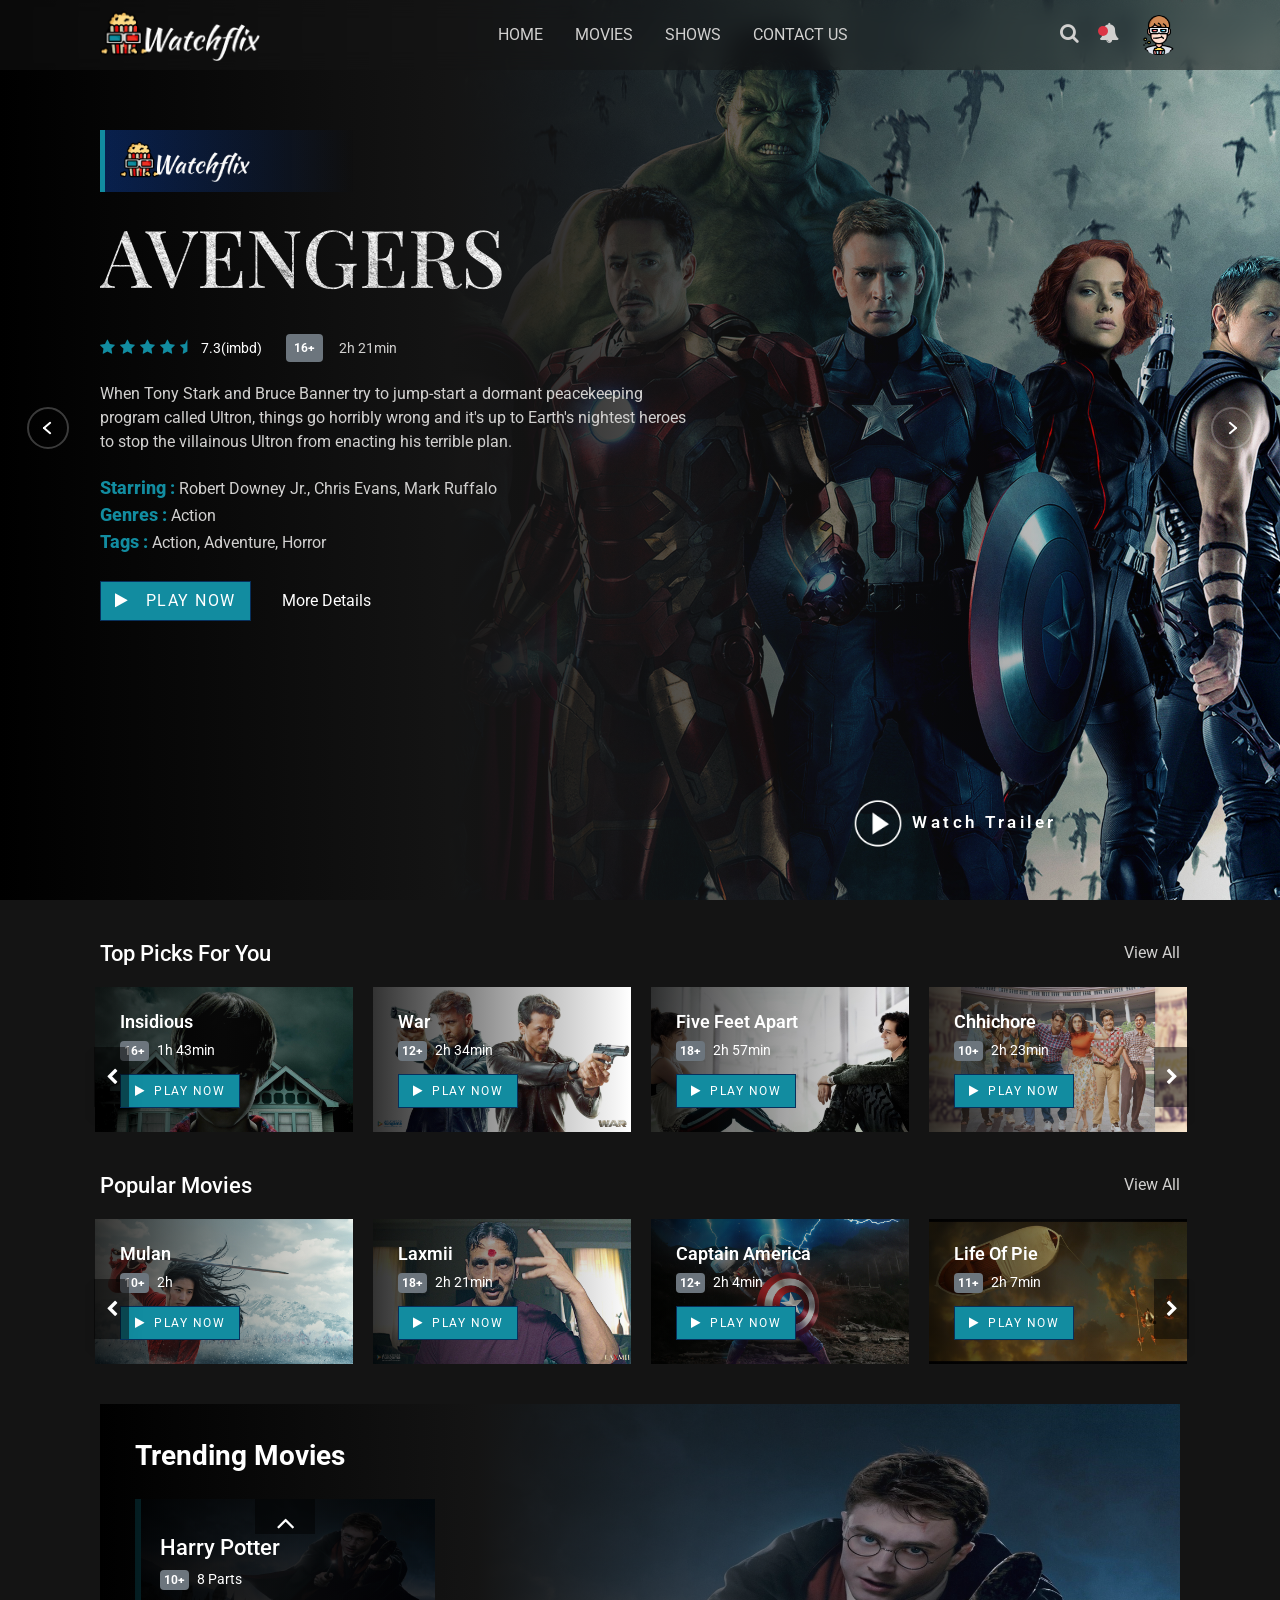
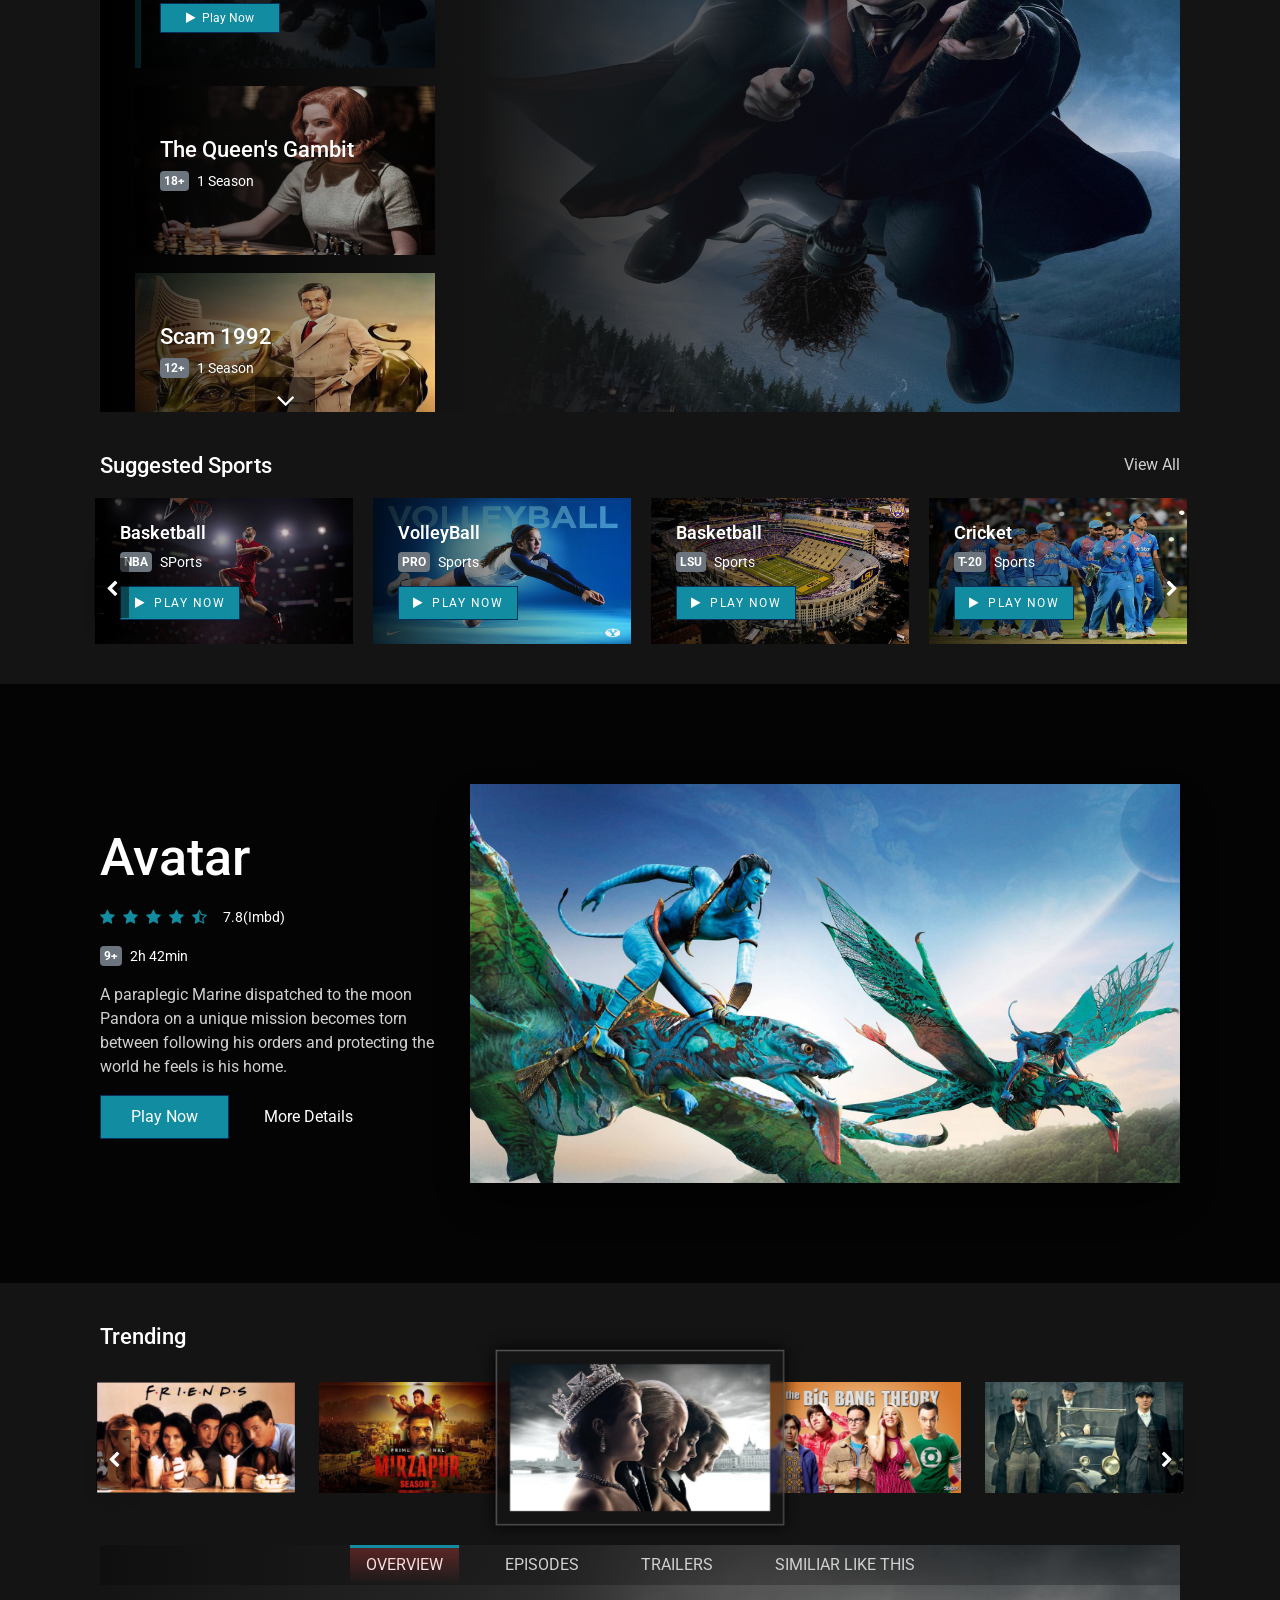
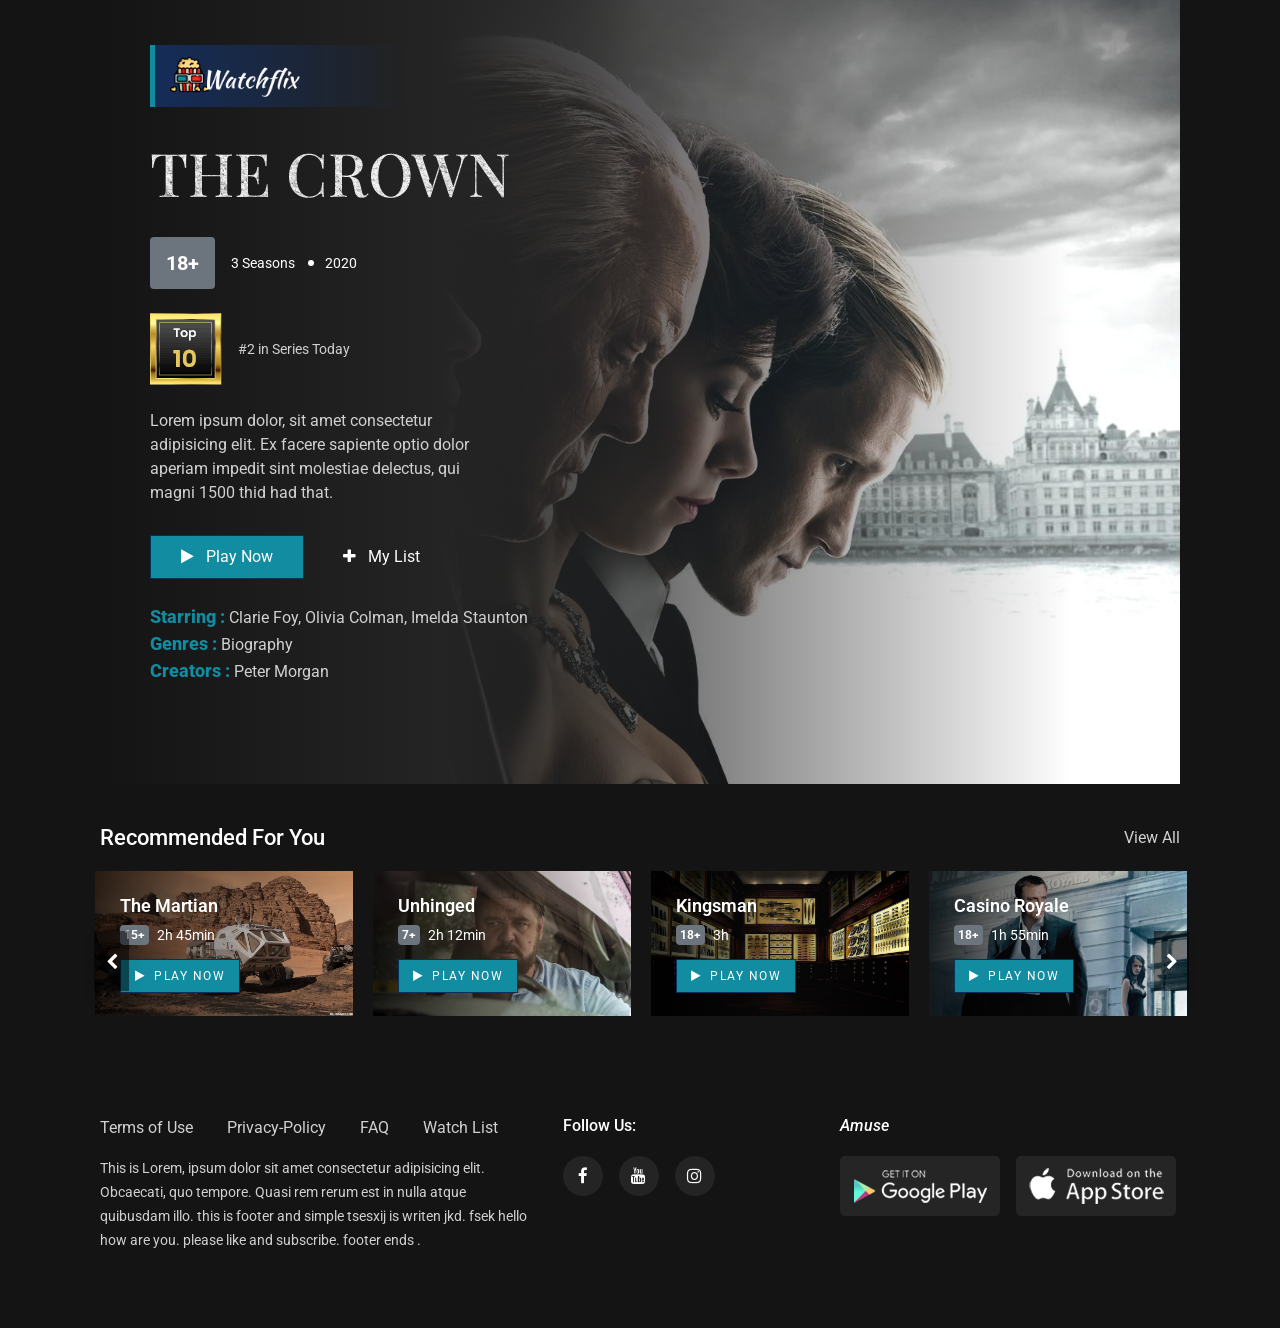
<file: index.html>
<!DOCTYPE html>
<html lang="en">

<head>
  <meta charset="UTF-8" />
  <meta http-equiv="X-UA-Compatible" content="IE=edge" />
  <meta name="viewport" content="width=device-width, initial-scale=1.0" />
  <title>Watchflix</title>
  <link rel="stylesheet" href="css/bootstrap.min.css" />
  <link rel="stylesheet" href="https://stackpath.bootstrapcdn.com/font-awesome/4.7.0/css/font-awesome.min.css" />
  <link rel="stylesheet" href="css/slick.css" />
  <link rel="stylesheet" href="css/slick-theme.css" />
  <link rel="stylesheet" href="css/owl.carousel.min.css" />
  <link rel="stylesheet" href="css/animate.min.css" />
  <link rel="stylesheet" href="css/magnific-popup.css" />
  <link rel="stylesheet" href="css/select2.min.css" />
  <link rel="stylesheet" href="css/select2-bootstrap4.min.css" />

  <link rel="stylesheet" href="css/slick-animation.css" />
  <link rel="stylesheet" href="style.css" />
</head>

<body>
  <header id="main-header">
    <div class="main-header">
      <div class="container-fluid">
        <div class="row">
          <div class="col-sm-12">
            <nav class="navbar navbar-expand-lg navbar-light p-0">
              <a href="#" class="navbar-toggler c-toggler" data-toggle="collapse" data-target="#navbarSupportedContent"
                aria-controls="navbarSupportedContent" aria-expanded="false" aria-label="Toggle navigation">
                <div class="navbar-toggler-icon" data-toggle="collapse">
                  <span class="navbar-menu-icon navbar-menu-icon--top"></span>
                  <span class="navbar-menu-icon navbar-menu-icon--middle"></span>
                  <span class="navbar-menu-icon navbar-menu-icon--bottom"></span>
                </div>
              </a>
              <a href="index.html" class="navbar-brand">
                <img src="images/logo.png" class="img-fluid logo" alt="" />
              </a>
              <div class="collapse navbar-collapse" id="navbarSupportedContent">
                <div class="menu-main-menu-container">
                  <ul id="top-menu" class="navbar-nav ml-auto">
                    <li class="menu-item"><a href="#">Home</a></li>
                    <li class="menu-item"><a href="#iq-favorites">Movies</a></li>
                    <li class="menu-item"><a href="#iq-trending">Shows</a></li>
                    <li class="menu-item">
                      <a href="#">Contact Us</a>
                      <ul class="sub-menu">
                        <li class="menu-item"><a href="#">About Us</a></li>
                        <li class="menu-item"><a href="#">Contact</a></li>
                        <li class="menu-item"><a href="#">FAQ</a></li>
                        <li class="menu-item">
                          <a href="#">Privacy-Policy</a>
                        </li>
                        <li class="menu-item">
                          <a href="#">Pricing</a>
                          <ul class="sub-menu">
                            <li class="menu-item">
                              <a href="#">Gold Membership</a>
                            </li>
                            <li class="menu-item">
                              <a href="#">Silver Membership</a>
                            </li>
                            <li class="menu-item">
                              <a href="#">Bronze Membership</a>
                            </li>
                          </ul>
                        </li>
                      </ul>
                    </li>
                  </ul>
                </div>
              </div>
              <div class="mobile-more-menu">
                <a href="javascript:void(0);" class="more-toggle" id="dropdownMenuButton" data-toggle="more-toggle"
                  aria-haspopup="true" aria-expanded="false">
                  <i class="fa fa-ellipsis-h"></i>
                </a>
                <div class="more-menu" aria-labelledby="dropdownMenuButton">
                  <div class="navbar-right position-relative">
                    <ul class="d-flex align-items-center justify-content-end list-inline m-0">
                      <li>
                        <a href="#" class="search-toggle">
                          <i class="fa fa-search"></i>
                        </a>
                        <div class="search-box iq-search-bar">
                          <form action="#" class="searchbox">
                            <div class="form-group position-relative">
                              <input type="text" class="text search-input font-size-12"
                                placeholder="type here to search..." />
                              <i class="search-link fa fa-search"></i>
                            </div>
                          </form>
                        </div>
                      </li>
                      <li class="nav-item nav-icon">
                        <a href="#" class="search-toggle position-relative">
                          <i class="fa fa-bell"></i>
                          <span class="bg-danger dots"></span>
                        </a>
                        <div class="iq-sub-dropdown">
                          <div class="iq-card shadow-none m-0">
                            <div class="iq-card-body">
                              <a href="#" class="iq-sub-card">
                                <div class="media align-items-center">
                                  <img src="images/notify/thumb-1.jpg" alt="" class="img-fluid mr-3" />
                                  <div class="media-body">
                                    <h6 class="mb-0">Captain Marvel</h6>
                                    <small class="font-size-12">just now</small>
                                  </div>
                                </div>
                              </a>
                              <a href="#" class="iq-sub-card">
                                <div class="media align-items-center">
                                  <img src="images/notify/thumb-2.jpg" alt="" class="img-fluid mr-3" />
                                  <div class="media-body">
                                    <h6 class="mb-0">
                                      Dora and The Lost City of Gold
                                    </h6>
                                    <small class="font-size-12">25 mins ago</small>
                                  </div>
                                </div>
                              </a>
                              <a href="#" class="iq-sub-card">
                                <div class="media align-items-center">
                                  <img src="images/notify/thumb-3.jpg" alt="" class="img-fluid mr-3" />
                                  <div class="media-body">
                                    <h6 class="mb-0">Mulan</h6>
                                    <small class="font-size-12">1h 30 mins ago</small>
                                  </div>
                                </div>
                              </a>
                            </div>
                          </div>
                        </div>
                      </li>
                      <li>
                        <a href="#" class="iq-user-dropdown search-toggle d-flex align-items-center">
                          <img src="images/user/user.png" class="img-fluid user-m rounded-circle" alt="" />
                        </a>
                        <div class="iq-sub-dropdown iq-user-dropdown">
                          <div class="iq-card shadow-none m-0">
                            <div class="iq-card-body p-0 pl-3 pr-3">
                              <a href="#" class="iq-sub-card setting-dropdown">
                                <div class="media align-items-center">
                                  <div class="right-icon">
                                    <i class="fa fa-user text-primary"></i>
                                  </div>
                                  <div class="media-body ml-3">
                                    <h6 class="mb-0">Manage Profile</h6>
                                  </div>
                                </div>
                              </a>
                              <a href="#" class="iq-sub-card setting-dropdown">
                                <div class="media align-items-center">
                                  <div class="right-icon">
                                    <i class="fa fa-cog text-primary"></i>
                                  </div>
                                  <div class="media-body ml-3">
                                    <h6 class="mb-0">Settings</h6>
                                  </div>
                                </div>
                              </a>
                              <a href="#" class="iq-sub-card setting-dropdown">
                                <div class="media align-items-center">
                                  <div class="right-icon">
                                    <i class="fa fa-inr text-primary"></i>
                                  </div>
                                  <div class="media-body ml-3">
                                    <h6 class="mb-0">Pricing Plan</h6>
                                  </div>
                                </div>
                              </a>
                              <a href="#" class="iq-sub-card setting-dropdown">
                                <div class="media align-items-center">
                                  <div class="right-icon">
                                    <i class="fa fa-sign-out text-primary"></i>
                                  </div>
                                  <div class="media-body ml-3">
                                    <!-- <h6 class="mb-0">Logout</h6> -->
                                    <a href="login.html"> <h6 class="mb-0">Logout</h6></a>
                                  </div>
                                </div>
                              </a>
                            </div>
                          </div> 
                        </div>
                      </li>
                    </ul>
                  </div>
                </div>
              </div>

              <div class="navbar-right menu-right">
                <ul class="d-flex align-items-center list-inline m-0">
                  <li class="nav-item nav-icon">
                    <a href="#" class="search-toggle device-search">
                      <i class="fa fa-search"></i>
                    </a>
                    <div class="search-box iq-search-bar d-search">
                      <form action="#" class="searchbox">
                        <div class="form-group position-relative">
                          <input type="text" class="text search-input font-size-12"
                            placeholder="type here to search..." />
                          <i class="search-link fa fa-search"></i>
                        </div>
                      </form>
                    </div>
                  </li>
                  <li class="nav-item nav-icon">
                    <a href="#" class="search-toggle" data-toggle="search-toggle">
                      <i class="fa fa-bell"></i>
                      <span class="bg-danger dots"></span>
                    </a>
                    <div class="iq-sub-dropdown">
                      <div class="iq-card shadow-none m-0">
                        <div class="iq-card-body">
                          <a href="#" class="iq-sub-card">
                            <div class="media align-items-center">
                              <img src="images/notify/thumb-1.jpg" alt="" class="img-fluid mr-3" />
                              <div class="media-body">
                                <h6 class="mb-0">Captain Marvel</h6>
                                <small class="font-size-12">just now</small>
                              </div>
                            </div>
                          </a>
                          <a href="#" class="iq-sub-card">
                            <div class="media align-items-center">
                              <img src="images/notify/thumb-2.jpg" alt="" class="img-fluid mr-3" />
                              <div class="media-body">
                                <h6 class="mb-0">
                                  Dora and The Lost City of Gold
                                </h6>
                                <small class="font-size-12">25 mins ago</small>
                              </div>
                            </div>
                          </a>
                          <a href="#" class="iq-sub-card">
                            <div class="media align-items-center">
                              <img src="images/notify/thumb-3.jpg" alt="" class="img-fluid mr-3" />
                              <div class="media-body">
                                <h6 class="mb-0">Mulan</h6>
                                <small class="font-size-12">1h 30 mins ago</small>
                              </div>
                            </div>
                          </a>
                        </div>
                      </div>
                    </div>
                  </li>
                  <li class="nav-item nav-icon">
                    <a href="#" class="iq-user-dropdown search-toggle d-flex align-items-center p-0">
                      <img src="images/user/user.png" class="img-fluid user-m rounded-circle" alt="" />
                    </a>
                    <div class="iq-sub-dropdown iq-user-dropdown">
                      <div class="iq-card shadow-none m-0">
                        <div class="iq-card-body p-0 pl-3 pr-3">
                          <a href="#" class="iq-sub-card setting-dropdown">
                            <div class="media align-items-center">
                              <div class="right-icon">
                                <i class="fa fa-user text-primary"></i>
                              </div>
                              <div class="media-body ml-3">
                                <h6 class="mb-0">Manage Profile</h6>
                              </div>
                            </div>
                          </a>
                          <a href="#" class="iq-sub-card setting-dropdown">
                            <div class="media align-items-center">
                              <div class="right-icon">
                                <i class="fa fa-cog text-primary"></i>
                              </div>
                              <div class="media-body ml-3">
                                <h6 class="mb-0">Settings</h6>
                              </div>
                            </div>
                          </a>
                          <a href="#" class="iq-sub-card setting-dropdown">
                            <div class="media align-items-center">
                              <div class="right-icon">
                                <i class="fa fa-inr text-primary"></i>
                              </div>
                              <div class="media-body ml-3">
                                <h6 class="mb-0">Pricing Plan</h6>
                              </div>
                            </div>
                          </a>
                          <a href="#" class="iq-sub-card setting-dropdown">
                            <div class="media align-items-center">
                              <div class="right-icon">
                                <i class="fa fa-sign-out text-primary"></i>
                              </div>
                              <a href="signin.html">Login
                                <!--<div class="media-body ml-3">
                                <h6 class="mb-0">Logout</h6> 
                              </div>--></a>
                              
                            </div>
                          </a>
                        </div>
                      </div>
                    </div>
                  </li>
                </ul>
              </div>
            </nav>
            <div class="nav-overlay"></div>
          </div>
        </div>
      </div>
    </div>
  </header>

  <!-- slider starts  -->
  <section id="home" class="iq-main-slider p-0">
    <div id="home-slider" class="slider m-0 p-0">
      <div class="slide slick-bg s-bg-1">
        <div class="container-fluid position-relative h-100">
          <div class="slider-inner h-100">
            <div class="row align-items-center h--100">
              <div class="col-xl-6 col-lg-12 col-md-12">
                <a href="javascript:void(0)">
                  <div class="channel-logo" data-animation-in="fadeInLeft" data-delay-in="0.5">
                    <img src="images/logo.png" class="c-logo" alt="" />
                  </div>
                </a>
                <h1 class="slider-text big-title title text-uppercase" data-animation-in="fadeInLeft"
                  data-delay-in="0.6">
                  Avengers
                </h1>
                <div class="d-flex flex-wrap align-items-center fadeInLeft animated" data-animation-in="fadeInLeft"
                  style="opacity: 1">
                  <div class="slider-ratting d-flex align-items-center mr-4 mt-2 mt-md-3">
                    <ul
                      class="ratting-start p-0 m-0 list-inline text-primary d-flex align-items-center justify-content-left">
                      <li><i class="fa fa-star"></i></li>
                      <li><i class="fa fa-star"></i></li>
                      <li><i class="fa fa-star"></i></li>
                      <li><i class="fa fa-star"></i></li>
                      <li><i class="fa fa-star-half"></i></li>
                    </ul>
                    <span class="text-white ml-2">7.3(imbd)</span>
                  </div>
                  <div class="d-flex align-items-center mt-2 mt-md-3">
                    <span class="badge badge-secondary p-2">16+</span>
                    <span class="ml-3">2h 21min</span>
                  </div>
                </div>
                <p data-animation-in="fadeInUp">
                  When Tony Stark and Bruce Banner try to jump-start a dormant
                  peacekeeping program called Ultron, things go horribly wrong
                  and it's up to Earth's nightest heroes to stop the
                  villainous Ultron from enacting his terrible plan.
                </p>
                <div class="trending-list" data-animation-in="fadeInUp" data-delay-in="1.2">
                  <div class="text-primary title starring">
                    Starring :
                    <span class="text-body">Robert Downey Jr., Chris Evans, Mark Ruffalo</span>
                  </div>
                  <div class="text-primary title genres">
                    Genres : <span class="text-body">Action</span>
                  </div>
                  <div class="text-primary title tag">
                    Tags :
                    <span class="text-body">Action, Adventure, Horror</span>
                  </div>
                </div>
                <div class="d-flex align-items-center r-mb-23 mt-4" data-animation-in="fadeInUp" data-delay-in="1.2">
                  <a href="#" class="btn btn-hover iq-button"><i class="fa fa-play mr-3"></i>Play Now</a>
                  <a href="#" class="btn btn-link">More Details</a>
                </div>
              </div>
            </div>
            <div class="col-xl-5 col-lg-12 col-md-12 trailor-video">
              <a href="video/trailer.mp4" class="video-open playbtn">
                <img src="images/play.png" class="play" alt="" />
                <span class="w-trailor">Watch Trailer</span>
              </a>
            </div>
          </div>
        </div>
      </div>
      <div class="slide slick-bg s-bg-2">
        <div class="container-fluid position-relative h-100">
          <div class="slider-inner h-100">
            <div class="row align-items-center h--100">
              <div class="col-xl-6 col-lg-12 col-md-12">
                <a href="javascript:void(0)">
                  <div class="channel-logo" data-animation-in="fadeInLeft" data-delay-in="0.5">
                    <img src="images/logo.png" class="c-logo" alt="" />
                  </div>
                </a>
                <h1 class="slider-text big-title title text-uppercase" data-animation-in="fadeInLeft"
                  data-delay-in="0.6">
                  Frozen
                </h1>
                <div class="d-flex flex-wrap align-items-center fadeInLeft animated" data-animation-in="fadeInLeft"
                  style="opacity: 1">
                  <div class="slider-ratting d-flex align-items-center mr-4 mt-2 mt-md-3">
                    <ul
                      class="ratting-start p-0 m-0 list-inline text-primary d-flex align-items-center justify-content-left">
                      <li><i class="fa fa-star"></i></li>
                      <li><i class="fa fa-star"></i></li>
                      <li><i class="fa fa-star"></i></li>
                      <li><i class="fa fa-star"></i></li>
                      <li><i class="fa fa-star-half"></i></li>
                    </ul>
                    <span class="text-white ml-2">7.4(IMDB)</span>
                  </div>
                  <div class="d-flex align-items-center mt-2 mt-md-3">
                    <span class="badge badge-secondary p-2">13+</span>
                    <span class="ml-3">1h 42min</span>
                  </div>
                </div>
                <p data-animation-in="fadeInUp">
                  When the newly crowned Queen Elsa accidentally uses her
                  power to turn things into ice to curse her home in infinte
                  winter, her sister Anna teams up with a mountain man, his
                  playful reindeer, and a snowman to change the weather
                  condition.
                </p>
                <div class="trending-list" data-animation-in="fadeInUp" data-delay-in="1.2">
                  <div class="text-primary title starring">
                    Starring :
                    <span class="text-body">Kristan Bell, Idina menzel, Jonathan Groff</span>
                  </div>
                  <div class="text-primary title genres">
                    Genres : <span class="text-body">Animation</span>
                  </div>
                  <div class="text-primary title tag">
                    Tags :
                    <span class="text-body">Animation, Adventure, Comedy</span>
                  </div>
                </div>
                <div class="d-flex align-items-center r-mb-23 mt-4" data-animation-in="fadeInUp" data-delay-in="1.2">
                  <a href="#" class="btn btn-hover iq-button"><i class="fa fa-play mr-3"></i>Play Now</a>
                  <a href="#" class="btn btn-link">More Details</a>
                </div>
              </div>
            </div>
            <div class="col-xl-5 col-lg-12 col-md-12 trailor-video">
              <a href="video\Disney's Frozen Official Trailer.mp4" class="video-open playbtn">
                <img src="images/play.png" class="play" alt="" />
                <span class="w-trailor">Watch Trailer</span>
              </a>
            </div>
          </div>
        </div>
      </div>
      <div class="slide slick-bg s-bg-3">
        <div class="container-fluid position-relative h-100">
          <div class="slider-inner h-100">
            <div class="row align-items-center h--100">
              <div class="col-xl-6 col-lg-12 col-md-12">
                <a href="javascript:void(0)">
                  <div class="channel-logo" data-animation-in="fadeInLeft" data-delay-in="0.5">
                    <img src="images/logo.png" class="c-logo" alt="" />
                  </div>
                </a>
                <h1 class="slider-text big-title title text-uppercase" data-animation-in="fadeInLeft"
                  data-delay-in="0.6">
                  The Conjuring
                </h1>
                <div class="d-flex flex-wrap align-items-center fadeInLeft animated" data-animation-in="fadeInLeft"
                  style="opacity: 1">
                  <div class="slider-ratting d-flex align-items-center mr-4 mt-2 mt-md-3">
                    <ul
                      class="ratting-start p-0 m-0 list-inline text-primary d-flex align-items-center justify-content-left">
                      <li><i class="fa fa-star"></i></li>
                      <li><i class="fa fa-star"></i></li>
                      <li><i class="fa fa-star"></i></li>
                      <li><i class="fa fa-star"></i></li>
                      <li><i class="fa fa-star-half"></i></li>
                    </ul>
                    <span class="text-white ml-2">7.5(IMDB)</span>
                  </div>
                  <div class="d-flex align-items-center mt-2 mt-md-3">
                    <span class="badge badge-secondary p-2">16+</span>
                    <span class="ml-3">1h 52min</span>
                  </div>
                </div>
                <p data-animation-in="fadeInUp">
                  Paranomal investigators Ed and Lorraine Warren work to help
                  a family terrorized by a dark presence in their farmhouse.
                </p>
                <div class="trending-list" data-animation-in="fadeInUp" data-delay-in="1.2">
                  <div class="text-primary title starring">
                    Starring :
                    <span class="text-body">Patrick Wilson, Vera Farminga, Ron Livingston</span>
                  </div>
                  <div class="text-primary title genres">
                    Genres : <span class="text-body">Horror</span>
                  </div>
                  <div class="text-primary title tag">
                    Tags :
                    <span class="text-body">Horror, Mystery, Thriller</span>
                  </div>
                </div>
                <div class="d-flex align-items-center r-mb-23 mt-4" data-animation-in="fadeInUp" data-delay-in="1.2">
                  <a href="#" class="btn btn-hover iq-button"><i class="fa fa-play mr-3"></i>Play Now</a>
                  <a href="#" class="btn btn-link">More Details</a>
                </div>
              </div>
            </div>
            <div class="col-xl-5 col-lg-12 col-md-12 trailor-video">
              <a href="video\The Conjuring - Official Main Trailer [HD].mp4" class="video-open playbtn">
                <img src="images/play.png" class="play" alt="" />
                <span class="w-trailor">Watch Trailer</span>
              </a>
            </div>
          </div>
        </div>
      </div>
    </div>
  </section>
  <!-- slider ends -->

  <!-- main content starts  -->
  <div class="main-content">
    <!-- favorite section starts   -->
    
    <section id="iq-favorites">
      <div class="container-fluid">
        <div class="row">
          <div class="col-sm-12 overflow-hidden">
            <div class="iq-main-header d-flex align-items-center justify-content-between">
              <h4 class="main-title">Top Picks For You</h4>
              <a href="#" class="iq-view-all">View All</a>
            </div>
            <div class="favorite-contens">
              <ul class="favorites-slider list-inline row p-0 mb-0">
                <!-- slide item 1 -->
                <li class="slide-item">
                  <div class="block-images position-relative">
                    <div class="img-box">
                      <img src="images/favorite/f1.jpg" class="img-fluid" alt="" />
                    </div>
                    <div class="block-description">
                      <h6 class="iq-title">
                        <a href="#"> Insidious </a>
                      </h6>
                      <div class="movie-time d-flex align-items-center my-2">
                        <div class="badge badge-secondary p-1 mr-2">16+</div>
                        <span class="text-white">1h 43min</span>
                      </div>
                      <div class="hover-buttons">
                        <span class="btn btn-hover iq-button">
                          <i class="fa fa-play mr-1"></i>
                          Play Now
                        </span>
                      </div>
                    </div>
                    <div class="block-social-info">
                      <ul class="list-inline p-0 m-0 music-play-lists">
                        <li class="share">
                          <span><i class="fa fa-share-alt"></i></span>
                          <div class="share-box">
                            <div class="d-flex align-items-center">
                              <a href="#" class="share-ico"><i class="fa fa-share-alt"></i></a>
                              <a href="#" class="share-ico"><i class="fa fa-youtube"></i></a>
                              <a href="#" class="share-ico"><i class="fa fa-instagram"></i></a>
                            </div>
                          </div>
                        </li>
                        <li>
                          <span><i class="fa fa-heart"></i></span>
                          <span class="count-box">19+</span>
                        </li>
                        <li>
                          <span><i class="fa fa-plus"></i></span>
                        </li>
                      </ul>
                    </div>
                  </div>
                </li>
                <!-- slide item 2 -->
                <li class="slide-item">
                  <div class="block-images position-relative">
                    <div class="img-box">
                      <img src="images/favorite/f2.jpg" class="img-fluid" alt="" />
                    </div>
                    <div class="block-description">
                      <h6 class="iq-title">
                        <a href="#"> War </a>
                      </h6>
                      <div class="movie-time d-flex align-items-center my-2">
                        <div class="badge badge-secondary p-1 mr-2">12+</div>
                        <span class="text-white">2h 34min</span>
                      </div>
                      <div class="hover-buttons">
                        <span class="btn btn-hover iq-button">
                          <i class="fa fa-play mr-1"></i>
                          Play Now
                        </span>
                      </div>
                    </div>
                    <div class="block-social-info">
                      <ul class="list-inline p-0 m-0 music-play-lists">
                        <li class="share">
                          <span><i class="fa fa-share-alt"></i></span>
                          <div class="share-box">
                            <div class="d-flex align-items-center">
                              <a href="#" class="share-ico"><i class="fa fa-share-alt"></i></a>
                              <a href="#" class="share-ico"><i class="fa fa-youtube"></i></a>
                              <a href="#" class="share-ico"><i class="fa fa-instagram"></i></a>
                            </div>
                          </div>
                        </li>
                        <li>
                          <span><i class="fa fa-heart"></i></span>
                          <span class="count-box">58+</span>
                        </li>
                        <li>
                          <span><i class="fa fa-plus"></i></span>
                        </li>
                      </ul>
                    </div>
                  </div>
                </li>
                <!-- slide item 3 -->
                <li class="slide-item">
                  <div class="block-images position-relative">
                    <div class="img-box">
                      <img src="images/favorite/f3.jpg" class="img-fluid" alt="" />
                    </div>
                    <div class="block-description">
                      <h6 class="iq-title">
                        <a href="#"> Five Feet Apart </a>
                      </h6>
                      <div class="movie-time d-flex align-items-center my-2">
                        <div class="badge badge-secondary p-1 mr-2">18+</div>
                        <span class="text-white">2h 57min</span>
                      </div>
                      <div class="hover-buttons">
                        <span class="btn btn-hover iq-button">
                          <i class="fa fa-play mr-1"></i>
                          Play Now
                        </span>
                      </div>
                    </div>
                    <div class="block-social-info">
                      <ul class="list-inline p-0 m-0 music-play-lists">
                        <li class="share">
                          <span><i class="fa fa-share-alt"></i></span>
                          <div class="share-box">
                            <div class="d-flex align-items-center">
                              <a href="#" class="share-ico"><i class="fa fa-share-alt"></i></a>
                              <a href="#" class="share-ico"><i class="fa fa-youtube"></i></a>
                              <a href="#" class="share-ico"><i class="fa fa-instagram"></i></a>
                            </div>
                          </div>
                        </li>
                        <li>
                          <span><i class="fa fa-heart"></i></span>
                          <span class="count-box">19+</span>
                        </li>
                        <li>
                          <span><i class="fa fa-plus"></i></span>
                        </li>
                      </ul>
                    </div>
                  </div>
                </li>
                <!-- slide item 4 -->
                <li class="slide-item">
                  <div class="block-images position-relative">
                    <div class="img-box">
                      <img src="images/favorite/f4.jpg" class="img-fluid" alt="" />
                    </div>
                    <div class="block-description">
                      <h6 class="iq-title">
                        <a href="#"> Chhichore </a>
                      </h6>
                      <div class="movie-time d-flex align-items-center my-2">
                        <div class="badge badge-secondary p-1 mr-2">10+</div>
                        <span class="text-white">2h 23min</span>
                      </div>
                      <div class="hover-buttons">
                        <span class="btn btn-hover iq-button">
                          <i class="fa fa-play mr-1"></i>
                          Play Now
                        </span>
                      </div>
                    </div>
                    <div class="block-social-info">
                      <ul class="list-inline p-0 m-0 music-play-lists">
                        <li class="share">
                          <span><i class="fa fa-share-alt"></i></span>
                          <div class="share-box">
                            <div class="d-flex align-items-center">
                              <a href="#" class="share-ico"><i class="fa fa-share-alt"></i></a>
                              <a href="#" class="share-ico"><i class="fa fa-youtube"></i></a>
                              <a href="#" class="share-ico"><i class="fa fa-instagram"></i></a>
                            </div>
                          </div>
                        </li>
                        <li>
                          <span><i class="fa fa-heart"></i></span>
                          <span class="count-box">19+</span>
                        </li>
                        <li>
                          <span><i class="fa fa-plus"></i></span>
                        </li>
                      </ul>
                    </div>
                  </div>
                </li>
                <!-- slide item 5 -->
                <li class="slide-item">
                  <div class="block-images position-relative">
                    <div class="img-box">
                      <img src="images/favorite/f5.jpg" class="img-fluid" alt="" />
                    </div>
                    <div class="block-description">
                      <h6 class="iq-title">
                        <a href="#"> Doctor Strange </a>
                      </h6>
                      <div class="movie-time d-flex align-items-center my-2">
                        <div class="badge badge-secondary p-1 mr-2">12+</div>
                        <span class="text-white">1h 55min</span>
                      </div>
                      <div class="hover-buttons">
                        <span class="btn btn-hover iq-button">
                          <i class="fa fa-play mr-1"></i>
                          Play Now
                        </span>
                      </div>
                    </div>
                    <div class="block-social-info">
                      <ul class="list-inline p-0 m-0 music-play-lists">
                        <li class="share">
                          <span><i class="fa fa-share-alt"></i></span>
                          <div class="share-box">
                            <div class="d-flex align-items-center">
                              <a href="#" class="share-ico"><i class="fa fa-share-alt"></i></a>
                              <a href="#" class="share-ico"><i class="fa fa-youtube"></i></a>
                              <a href="#" class="share-ico"><i class="fa fa-instagram"></i></a>
                            </div>
                          </div>
                        </li>
                        <li>
                          <span><i class="fa fa-heart"></i></span>
                          <span class="count-box">19+</span>
                        </li>
                        <li>
                          <span><i class="fa fa-plus"></i></span>
                        </li>
                      </ul>
                    </div>
                  </div>
                </li>
              </ul>
            </div>
          </div>
        </div>
      </div>
    </section>

    <!-- favourite section ends -->

    <!-- upcoming contents section starts  -->
    <section id="iq-upcoming-movie">
      <div class="container-fluid">
        <div class="row">
          <div class="col-sm-12 overflow-hidden">
            <div class="iq-main-header d-flex align-items-center justify-content-between">
              <h4 class="main-title">Popular Movies</h4>
              <a href="#" class="iq-view-all">View All</a>
            </div>
            <div class="favorite-contens">
              <ul class="favorites-slider list-inline row p-0 mb-0">
                <!-- slide item 1 -->
                <li class="slide-item">
                  <div class="block-images position-relative">
                    <div class="img-box">
                      <img src="images/popular/u1.jpg" class="img-fluid" alt="" />
                    </div>
                    <div class="block-description">
                      <h6 class="iq-title">
                        <a href="#"> Mulan </a>
                      </h6>
                      <div class="movie-time d-flex align-items-center my-2">
                        <div class="badge badge-secondary p-1 mr-2">10+</div>
                        <span class="text-white">2h</span>
                      </div>
                      <div class="hover-buttons">
                        <span class="btn btn-hover iq-button">
                          <i class="fa fa-play mr-1"></i>
                          Play Now
                        </span>
                      </div>
                    </div>
                    <div class="block-social-info">
                      <ul class="list-inline p-0 m-0 music-play-lists">
                        <li class="share">
                          <span><i class="fa fa-share-alt"></i></span>
                          <div class="share-box">
                            <div class="d-flex align-items-center">
                              <a href="#" class="share-ico"><i class="fa fa-share-alt"></i></a>
                              <a href="#" class="share-ico"><i class="fa fa-youtube"></i></a>
                              <a href="#" class="share-ico"><i class="fa fa-instagram"></i></a>
                            </div>
                          </div>
                        </li>
                        <li>
                          <span><i class="fa fa-heart"></i></span>
                          <span class="count-box">89+</span>
                        </li>
                        <li>
                          <span><i class="fa fa-plus"></i></span>
                        </li>
                      </ul>
                    </div>
                  </div>
                </li>
                <!-- slide item 2 -->
                <li class="slide-item">
                  <div class="block-images position-relative">
                    <div class="img-box">
                      <img src="images/popular/u2.jpg" class="img-fluid" alt="" />
                    </div>
                    <div class="block-description">
                      <h6 class="iq-title">
                        <a href="#"> Laxmii </a>
                      </h6>
                      <div class="movie-time d-flex align-items-center my-2">
                        <div class="badge badge-secondary p-1 mr-2">18+</div>
                        <span class="text-white">2h 21min</span>
                      </div>
                      <div class="hover-buttons">
                        <span class="btn btn-hover iq-button">
                          <i class="fa fa-play mr-1"></i>
                          Play Now
                        </span>
                      </div>
                    </div>
                    <div class="block-social-info">
                      <ul class="list-inline p-0 m-0 music-play-lists">
                        <li class="share">
                          <span><i class="fa fa-share-alt"></i></span>
                          <div class="share-box">
                            <div class="d-flex align-items-center">
                              <a href="#" class="share-ico"><i class="fa fa-share-alt"></i></a>
                              <a href="#" class="share-ico"><i class="fa fa-youtube"></i></a>
                              <a href="#" class="share-ico"><i class="fa fa-instagram"></i></a>
                            </div>
                          </div>
                        </li>
                        <li>
                          <span><i class="fa fa-heart"></i></span>
                          <span class="count-box">35+</span>
                        </li>
                        <li>
                          <span><i class="fa fa-plus"></i></span>
                        </li>
                      </ul>
                    </div>
                  </div>
                </li>
                <!-- slide item 3 -->
                <li class="slide-item">
                  <div class="block-images position-relative">
                    <div class="img-box">
                      <img src="images/popular/u3.jpg" class="img-fluid" alt="" />
                    </div>
                    <div class="block-description">
                      <h6 class="iq-title">
                        <a href="#"> Captain America </a>
                      </h6>
                      <div class="movie-time d-flex align-items-center my-2">
                        <div class="badge badge-secondary p-1 mr-2">12+</div>
                        <span class="text-white">2h 4min</span>
                      </div>
                      <div class="hover-buttons">
                        <span class="btn btn-hover iq-button">
                          <i class="fa fa-play mr-1"></i>
                          Play Now
                        </span>
                      </div>
                    </div>
                    <div class="block-social-info">
                      <ul class="list-inline p-0 m-0 music-play-lists">
                        <li class="share">
                          <span><i class="fa fa-share-alt"></i></span>
                          <div class="share-box">
                            <div class="d-flex align-items-center">
                              <a href="#" class="share-ico"><i class="fa fa-share-alt"></i></a>
                              <a href="#" class="share-ico"><i class="fa fa-youtube"></i></a>
                              <a href="#" class="share-ico"><i class="fa fa-instagram"></i></a>
                            </div>
                          </div>
                        </li>
                        <li>
                          <span><i class="fa fa-heart"></i></span>
                          <span class="count-box">99+</span>
                        </li>
                        <li>
                          <span><i class="fa fa-plus"></i></span>
                        </li>
                      </ul>
                    </div>
                  </div>
                </li>
                <!-- slide item 4 -->
                <li class="slide-item">
                  <div class="block-images position-relative">
                    <div class="img-box">
                      <img src="images/popular/u4.jpg" class="img-fluid" alt="" />
                    </div>
                    <div class="block-description">
                      <h6 class="iq-title">
                        <a href="#"> Life of Pie </a>
                      </h6>
                      <div class="movie-time d-flex align-items-center my-2">
                        <div class="badge badge-secondary p-1 mr-2">11+</div>
                        <span class="text-white">2h 7min</span>
                      </div>
                      <div class="hover-buttons">
                        <span class="btn btn-hover iq-button">
                          <i class="fa fa-play mr-1"></i>
                          Play Now
                        </span>
                      </div>
                    </div>
                    <div class="block-social-info">
                      <ul class="list-inline p-0 m-0 music-play-lists">
                        <li class="share">
                          <span><i class="fa fa-share-alt"></i></span>
                          <div class="share-box">
                            <div class="d-flex align-items-center">
                              <a href="#" class="share-ico"><i class="fa fa-share-alt"></i></a>
                              <a href="#" class="share-ico"><i class="fa fa-youtube"></i></a>
                              <a href="#" class="share-ico"><i class="fa fa-instagram"></i></a>
                            </div>
                          </div>
                        </li>
                        <li>
                          <span><i class="fa fa-heart"></i></span>
                          <span class="count-box">19+</span>
                        </li>
                        <li>
                          <span><i class="fa fa-plus"></i></span>
                        </li>
                      </ul>
                    </div>
                  </div>
                </li>
                <!-- slide item 5 -->
                <li class="slide-item">
                  <div class="block-images position-relative">
                    <div class="img-box">
                      <img src="images/popular/u5.jpg" class="img-fluid" alt="" />
                    </div>
                    <div class="block-description">
                      <h6 class="iq-title">
                        <a href="#"> Mission Mangal </a>
                      </h6>
                      <div class="movie-time d-flex align-items-center my-2">
                        <div class="badge badge-secondary p-1 mr-2">12+</div>
                        <span class="text-white">2h 10min</span>
                      </div>
                      <div class="hover-buttons">
                        <span class="btn btn-hover iq-button">
                          <i class="fa fa-play mr-1"></i>
                          Play Now
                        </span>
                      </div>
                    </div>
                    <div class="block-social-info">
                      <ul class="list-inline p-0 m-0 music-play-lists">
                        <li class="share">
                          <span><i class="fa fa-share-alt"></i></span>
                          <div class="share-box">
                            <div class="d-flex align-items-center">
                              <a href="#" class="share-ico"><i class="fa fa-share-alt"></i></a>
                              <a href="#" class="share-ico"><i class="fa fa-youtube"></i></a>
                              <a href="#" class="share-ico"><i class="fa fa-instagram"></i></a>
                            </div>
                          </div>
                        </li>
                        <li>
                          <span><i class="fa fa-heart"></i></span>
                          <span class="count-box">19+</span>
                        </li>
                        <li>
                          <span><i class="fa fa-plus"></i></span>
                        </li>
                      </ul>
                    </div>
                  </div>
                </li>
              </ul>
            </div>
          </div>
        </div>
      </div>
    </section>
    <!-- upcoming contents section ends -->

    <!-- top ten trending  -->

    <section id="iq-topten">
      <div class="container-fluid">
        <div class="row">
          <div class="col-sm-12 overflow-hidden">
            <div class="topten-contents">
              <h4 class="main-title iq-title topten-title">
                Trending Movies
              </h4>
              <ul id="top-ten-slider" class="list-inline p-0 m-0 d-flex align-items-center">
                <li class="slick-bg">
                  <a href="#">
                    <img src="images/top-10/01.jpg" class="img-fluid w-100" alt="" />
                    <h6 class="iq-title"><a href="#">Harry Potter</a></h6>
                  </a>
                </li>
                <li class="slick-bg">
                  <a href="#">
                    <img src="images/top-10/02.jpg" class="img-fluid w-100" alt="" />
                    <h6 class="iq-title">
                      <a href="#">The Queen's Gambit</a>
                    </h6>
                  </a>
                </li>
                <li class="slick-bg">
                  <a href="#">
                    <img src="images/top-10/03.jpg" class="img-fluid w-100" alt="" />
                    <h6 class="iq-title"><a href="#">Scam 1992</a></h6>
                  </a>
                </li>
                <li class="slick-bg">
                  <a href="#">
                    <img src="images/top-10/04.jpg" class="img-fluid w-100" alt="" />
                    <h6 class="iq-title"><a href="#">Stranger Things</a></h6>
                  </a>
                </li>
                <li class="slick-bg">
                  <a href="#">
                    <img src="images/top-10/05.jpg" class="img-fluid w-100" alt="" />
                    <h6 class="iq-title"><a href="#">BoJack Horsemen</a></h6>
                  </a>
                </li>
                <li class="slick-bg">
                  <a href="#">
                    <img src="images/top-10/06.jpg" class="img-fluid w-100" alt="" />
                    <h6 class="iq-title"><a href="#">Peaky Blinders</a></h6>
                  </a>
                </li>
              </ul>
              <div class="vertical_s">
                <ul id="top-ten-slider-nav" class="list-inline p-0 m-0 d-flex align-items-center">
                  <li>
                    <div class="block-images position-relative">
                      <a href="#">
                        <img src="images/top-10/01.jpg" class="img-fluid w-100" alt="" />
                      </a>
                      <div class="block-description">
                        <h5>Harry Potter</h5>
                        <div class="movie-time d-flex align-items-center my-2">
                          <div class="badge badge-secondary p-1 mr-2">
                            10+
                          </div>
                          <span class="text-white">8 Parts</span>
                        </div>
                        <div class="hover-buttons">
                          <a href="#" class="btn btn-hover" tabindex="0">
                            <i class="fa fa-play mr-1" aria-hidden="true"></i>
                            Play Now
                          </a>
                        </div>
                      </div>
                    </div>
                  </li>
                  <li>
                    <div class="block-images position-relative">
                      <a href="#">
                        <img src="images/top-10/02.jpg" class="img-fluid w-100" alt="" />
                      </a>
                      <div class="block-description">
                        <h5>The Queen's Gambit</h5>
                        <div class="movie-time d-flex align-items-center my-2">
                          <div class="badge badge-secondary p-1 mr-2">
                            18+
                          </div>
                          <span class="text-white">1 Season</span>
                        </div>
                        <div class="hover-buttons">
                          <a href="#" class="btn btn-hover" tabindex="0">
                            <i class="fa fa-play mr-1" aria-hidden="true"></i>
                            Play Now
                          </a>
                        </div>
                      </div>
                    </div>
                  </li>
                  <li>
                    <div class="block-images position-relative">
                      <a href="#">
                        <img src="images/top-10/03.jpg" class="img-fluid w-100" alt="" />
                      </a>
                      <div class="block-description">
                        <h5>Scam 1992</h5>
                        <div class="movie-time d-flex align-items-center my-2">
                          <div class="badge badge-secondary p-1 mr-2">
                            12+
                          </div>
                          <span class="text-white">1 Season</span>
                        </div>
                        <div class="hover-buttons">
                          <a href="#" class="btn btn-hover" tabindex="0">
                            <i class="fa fa-play mr-1" aria-hidden="true"></i>
                            Play Now
                          </a>
                        </div>
                      </div>
                    </div>
                  </li>
                  <li>
                    <div class="block-images position-relative">
                      <a href="#">
                        <img src="images/top-10/04.jpg" class="img-fluid w-100" alt="" />
                      </a>
                      <div class="block-description">
                        <h5>Stranger Things</h5>
                        <div class="movie-time d-flex align-items-center my-2">
                          <div class="badge badge-secondary p-1 mr-2">
                            16+
                          </div>
                          <span class="text-white">3 Season</span>
                        </div>
                        <div class="hover-buttons">
                          <a href="#" class="btn btn-hover" tabindex="0">
                            <i class="fa fa-play mr-1" aria-hidden="true"></i>
                            Play Now
                          </a>
                        </div>
                      </div>
                    </div>
                  </li>
                  <li>
                    <div class="block-images position-relative">
                      <a href="#">
                        <img src="images/top-10/05.jpg" class="img-fluid w-100" alt="" />
                      </a>
                      <div class="block-description">
                        <h5>BoJack Horseman</h5>
                        <div class="movie-time d-flex align-items-center my-2">
                          <div class="badge badge-secondary p-1 mr-2">
                            15+
                          </div>
                          <span class="text-white">6 Season</span>
                        </div>
                        <div class="hover-buttons">
                          <a href="#" class="btn btn-hover" tabindex="0">
                            <i class="fa fa-play mr-1" aria-hidden="true"></i>
                            Play Now
                          </a>
                        </div>
                      </div>
                    </div>
                  </li>
                  <li>
                    <div class="block-images position-relative">
                      <a href="#">
                        <img src="images/top-10/06.jpg" class="img-fluid w-100" alt="" />
                      </a>
                      <div class="block-description">
                        <h5>Peaky Blinders</h5>
                        <div class="movie-time d-flex align-items-center my-2">
                          <div class="badge badge-secondary p-1 mr-2">
                            20+
                          </div>
                          <span class="text-white">5 Season</span>
                        </div>
                        <div class="hover-buttons">
                          <a href="#" class="btn btn-hover" tabindex="0">
                            <i class="fa fa-play mr-1" aria-hidden="true"></i>
                            Play Now
                          </a>
                        </div>
                      </div>
                    </div>
                  </li>
                </ul>
              </div>
            </div>
          </div>
        </div>
      </div>
    </section>

    <section id="iq-suggested" class="s-margin">
      <div class="container-fluid">
        <div class="row">
          <div class="col-sm-12 overflow-hidden">
            <div class="iq-main-header d-flex align-items-center justify-content-between">
              <h4 class="main-title">Suggested Sports</h4>
              <a href="#" class="iq-view-all">View All</a>
            </div>
            <div class="favorite-contens">
              <ul class="favorites-slider list-inline row p-0 mb-0">
                <!-- slide item 1 -->
                <li class="slide-item">
                  <div class="block-images position-relative">
                    <div class="img-box">
                      <img src="images/suggested/01.jpg" class="img-fluid" alt="" />
                    </div>
                    <div class="block-description">
                      <h6 class="iq-title">
                        <a href="#"> Basketball </a>
                      </h6>
                      <div class="movie-time d-flex align-items-center my-2">
                        <div class="badge badge-secondary p-1 mr-2">NBA</div>
                        <span class="text-white">SPorts</span>
                      </div>
                      <div class="hover-buttons">
                        <span class="btn btn-hover iq-button">
                          <i class="fa fa-play mr-1"></i>
                          Play Now
                        </span>
                      </div>
                    </div>
                    <div class="block-social-info">
                      <ul class="list-inline p-0 m-0 music-play-lists">
                        <li class="share">
                          <span><i class="fa fa-share-alt"></i></span>
                          <div class="share-box">
                            <div class="d-flex align-items-center">
                              <a href="#" class="share-ico"><i class="fa fa-share-alt"></i></a>
                              <a href="#" class="share-ico"><i class="fa fa-youtube"></i></a>
                              <a href="#" class="share-ico"><i class="fa fa-instagram"></i></a>
                            </div>
                          </div>
                        </li>
                        <li>
                          <span><i class="fa fa-heart"></i></span>
                          <span class="count-box">89+</span>
                        </li>
                        <li>
                          <span><i class="fa fa-plus"></i></span>
                        </li>
                      </ul>
                    </div>
                  </div>
                </li>
                <!-- slide item 2 -->
                <li class="slide-item">
                  <div class="block-images position-relative">
                    <div class="img-box">
                      <img src="images/suggested/02.jpg" class="img-fluid" alt="" />
                    </div>
                    <div class="block-description">
                      <h6 class="iq-title">
                        <a href="#"> VolleyBall </a>
                      </h6>
                      <div class="movie-time d-flex align-items-center my-2">
                        <div class="badge badge-secondary p-1 mr-2">PRO</div>
                        <span class="text-white">Sports</span>
                      </div>
                      <div class="hover-buttons">
                        <span class="btn btn-hover iq-button">
                          <i class="fa fa-play mr-1"></i>
                          Play Now
                        </span>
                      </div>
                    </div>
                    <div class="block-social-info">
                      <ul class="list-inline p-0 m-0 music-play-lists">
                        <li class="share">
                          <span><i class="fa fa-share-alt"></i></span>
                          <div class="share-box">
                            <div class="d-flex align-items-center">
                              <a href="#" class="share-ico"><i class="fa fa-share-alt"></i></a>
                              <a href="#" class="share-ico"><i class="fa fa-youtube"></i></a>
                              <a href="#" class="share-ico"><i class="fa fa-instagram"></i></a>
                            </div>
                          </div>
                        </li>
                        <li>
                          <span><i class="fa fa-heart"></i></span>
                          <span class="count-box">35+</span>
                        </li>
                        <li>
                          <span><i class="fa fa-plus"></i></span>
                        </li>
                      </ul>
                    </div>
                  </div>
                </li>
                <!-- slide item 3 -->
                <li class="slide-item">
                  <div class="block-images position-relative">
                    <div class="img-box">
                      <img src="images/suggested/03.jpg" class="img-fluid" alt="" />
                    </div>
                    <div class="block-description">
                      <h6 class="iq-title">
                        <a href="#"> Basketball </a>
                      </h6>
                      <div class="movie-time d-flex align-items-center my-2">
                        <div class="badge badge-secondary p-1 mr-2">LSU</div>
                        <span class="text-white">Sports</span>
                      </div>
                      <div class="hover-buttons">
                        <span class="btn btn-hover iq-button">
                          <i class="fa fa-play mr-1"></i>
                          Play Now
                        </span>
                      </div>
                    </div>
                    <div class="block-social-info">
                      <ul class="list-inline p-0 m-0 music-play-lists">
                        <li class="share">
                          <span><i class="fa fa-share-alt"></i></span>
                          <div class="share-box">
                            <div class="d-flex align-items-center">
                              <a href="#" class="share-ico"><i class="fa fa-share-alt"></i></a>
                              <a href="#" class="share-ico"><i class="fa fa-youtube"></i></a>
                              <a href="#" class="share-ico"><i class="fa fa-instagram"></i></a>
                            </div>
                          </div>
                        </li>
                        <li>
                          <span><i class="fa fa-heart"></i></span>
                          <span class="count-box">99+</span>
                        </li>
                        <li>
                          <span><i class="fa fa-plus"></i></span>
                        </li>
                      </ul>
                    </div>
                  </div>
                </li>
                <!-- slide item 4 -->
                <li class="slide-item">
                  <div class="block-images position-relative">
                    <div class="img-box">
                      <img src="images/suggested/04.jpg" class="img-fluid" alt="" />
                    </div>
                    <div class="block-description">
                      <h6 class="iq-title">
                        <a href="#"> Cricket </a>
                      </h6>
                      <div class="movie-time d-flex align-items-center my-2">
                        <div class="badge badge-secondary p-1 mr-2">T-20</div>
                        <span class="text-white">Sports</span>
                      </div>
                      <div class="hover-buttons">
                        <span class="btn btn-hover iq-button">
                          <i class="fa fa-play mr-1"></i>
                          Play Now
                        </span>
                      </div>
                    </div>
                    <div class="block-social-info">
                      <ul class="list-inline p-0 m-0 music-play-lists">
                        <li class="share">
                          <span><i class="fa fa-share-alt"></i></span>
                          <div class="share-box">
                            <div class="d-flex align-items-center">
                              <a href="#" class="share-ico"><i class="fa fa-share-alt"></i></a>
                              <a href="#" class="share-ico"><i class="fa fa-youtube"></i></a>
                              <a href="#" class="share-ico"><i class="fa fa-instagram"></i></a>
                            </div>
                          </div>
                        </li>
                        <li>
                          <span><i class="fa fa-heart"></i></span>
                          <span class="count-box">19+</span>
                        </li>
                        <li>
                          <span><i class="fa fa-plus"></i></span>
                        </li>
                      </ul>
                    </div>
                  </div>
                </li>
                <!-- slide item 5 -->
                <li class="slide-item">
                  <div class="block-images position-relative">
                    <div class="img-box">
                      <img src="images/suggested/05.jpg" class="img-fluid" alt="" />
                    </div>
                    <div class="block-description">
                      <h6 class="iq-title">
                        <a href="#"> Golf </a>
                      </h6>
                      <div class="movie-time d-flex align-items-center my-2">
                        <div class="badge badge-secondary p-1 mr-2">PGA</div>
                        <span class="text-white">Sports</span>
                      </div>
                      <div class="hover-buttons">
                        <span class="btn btn-hover iq-button">
                          <i class="fa fa-play mr-1"></i>
                          Play Now
                        </span>
                      </div>
                    </div>
                    <div class="block-social-info">
                      <ul class="list-inline p-0 m-0 music-play-lists">
                        <li class="share">
                          <span><i class="fa fa-share-alt"></i></span>
                          <div class="share-box">
                            <div class="d-flex align-items-center">
                              <a href="#" class="share-ico"><i class="fa fa-share-alt"></i></a>
                              <a href="#" class="share-ico"><i class="fa fa-youtube"></i></a>
                              <a href="#" class="share-ico"><i class="fa fa-instagram"></i></a>
                            </div>
                          </div>
                        </li>
                        <li>
                          <span><i class="fa fa-heart"></i></span>
                          <span class="count-box">19+</span>
                        </li>
                        <li>
                          <span><i class="fa fa-plus"></i></span>
                        </li>
                      </ul>
                    </div>
                  </div>
                </li>
              </ul>
            </div>
          </div>
        </div>
      </div>
    </section>

    <!-- parallax section  -->
    <section id="parallex" class="parallax-window">
      <div class="container-fluid h-100">
        <div class="row align-items-center justify-content-center h-100 parallaxt-details">
          <div class="col-lg-4 r-mb-23">
            <div class="text-left">
              <a href="javascript:void(0)">
                <h1 class="parallax-heading">Avatar</h1>
              </a>
              <div class="parallax-ratting d-flex align-items-center mt-3 mb-3">
                <ul
                  class="ratting-start p-o m-0 list-inline text-primary d-flex align-items-center justify-content-left">
                  <li>
                    <a href="#" class="text-primary"><i class="fa fa-star"></i></a>
                  </li>
                  <li>
                    <a href="#" class="text-primary"><i class="pl-2 fa fa-star"></i></a>
                  </li>
                  <li>
                    <a href="#" class="text-primary"><i class="pl-2 fa fa-star"></i></a>
                  </li>
                  <li>
                    <a href="#" class="text-primary"><i class="pl-2 fa fa-star"></i></a>
                  </li>
                  <li>
                    <a href="#" class="text-primary"><i class="pl-2 fa fa-star-half-o"></i></a>
                  </li>
                </ul>
                <span class="text-white ml-3">7.8(Imbd)</span>
              </div>
              <div class="movie-time d-flex align-items-center mb-3">
                <div class="badge badge-secondary p-1 mr-2">9+</div>
                <span class="text-white">2h 42min</span>
              </div>
              <p>
                A paraplegic Marine dispatched to the moon Pandora on a unique
                mission becomes torn between following his orders and
                protecting the world he feels is his home.
              </p>
              <div class="parallax-buttons">
                <a href="#" class="btn btn-hover">Play Now</a>
                <a href="#" class="btn btn-link">More Details</a>
              </div>
            </div>
          </div>
          <div class="col-lg-8">
            <div class="parallax-img">
              <a href="#"><img src="images/parallax/avatar.jpg" alt="" class="img-fluid w-100" /></a>
            </div>
          </div>
        </div>
      </div>
    </section>


    <!-- trending section  -->
    <section id="iq-trending" class="s-margin">
      <div class="container-fluid">
        <div class="row">
          <div class="col-sm-12 overflow-hidden">
            <div class="iq-main-header d-flex align-items-center justify-content-between">
              <h4 class="main-title">Trending</h4>
            </div>
            <div class="trending-contens">
              <ul id="trending-slider-nav" class="list-inline p-0 mb-0 row align-items-center">
                <li>
                  <a href="javascript:void(0);">
                    <div class="movie-slick position-relative">
                      <img src="images/trending/01.jpg" class="img-fluid" alt="">
                    </div>
                  </a>
                </li>
                <li>
                  <a href="javascript:void(0);">
                    <div class="movie-slick position-relative">
                      <img src="images/trending/02.jpg" class="img-fluid" alt="">
                    </div>
                  </a>
                </li>
                <li>
                  <a href="javascript:void(0);">
                    <div class="movie-slick position-relative">
                      <img src="images/trending/03.jpg" class="img-fluid" alt="">
                    </div>
                  </a>
                </li>
                <li>
                  <a href="javascript:void(0);">
                    <div class="movie-slick position-relative">
                      <img src="images/trending/04.jpg" class="img-fluid" alt="">
                    </div>
                  </a>
                </li>
                <li>
                  <a href="javascript:void(0);">
                    <div class="movie-slick position-relative">
                      <img src="images/trending/05.jpg" class="img-fluid" alt="">
                    </div>
                  </a>
                </li>
                <li>
                  <a href="javascript:void(0);">
                    <div class="movie-slick position-relative">
                      <img src="images/trending/06.jpg" class="img-fluid" alt="">
                    </div>
                  </a>
                </li>

              </ul>
              <ul id="trending-slider" class="list-inline p-0 m-0 d-flex align-items-center">
                <li>
                  <div class="tranding-block position-relative" style="background-image: url(images/trending/01.jpg);">
                    <div class="trending-custom-tab">
                      <div class="tab-title-info position-relative">
                        <ul class="trending-pills d-flex nav nav-pills justify-content-center align-items-center text-center" role="tablist">
                          <li class="nav-item">
                            <a href="#trending-data1" class="nav-link active show" data-toggle="pill" role="tab" aria-selected="true">
                              Overview
                            </a>
                          </li>
                          <li class="nav-item">
                            <a href="#trending-data2" class="nav-link" data-toggle="pill" role="tab" aria-selected="false">
                              Episodes
                            </a>
                          </li>
                          <li class="nav-item">
                            <a href="#trending-data3" class="nav-link" data-toggle="pill" role="tab" aria-selected="false">
                              Trailers
                            </a>
                          </li>
                          <li class="nav-item">
                            <a href="#trending-data4" class="nav-link" data-toggle="pill" role="tab" aria-selected="false">
                              Similiar Like This
                            </a>
                          </li>
                        </ul>
                      </div>
                      <div class="trending-content">
                        <div id="trending-data1" class="overview-tab tab-pane fade active show">
                          <div class="trending-info align-items-center w-100 animated fadeInUp">
                            <a href="javascript:void(0);" tabindex="0">
                              <div class="res-logo">
                                <div class="channel-logo">
                                  <img src="images/logo.png" class="c-logo" alt="">
                                </div>
                              </div>
                            </a>
                            <h1 class="trending-text big-title text-uppercase">The Crown</h1>
                            <div class="d-flex align-items-center text-white text-detail">
                              <span class="badge badge-secondary p-3">18+</span>
                              <span class="ml-3">3 Seasons</span>
                              <span class="trending-year">2020</span>
                            </div>
                            <div class="d-flex align-items-center series mb-4">
                              <a href="javascript:void(0);">
                                <img src="images/trending/trending-label.png" class="img-fluid" alt="">
                              </a>
                              <span class="text-gold ml-3">#2 in Series Today</span>
                            </div>
                            <p class="trending-dec">
                              Lorem ipsum dolor, sit amet consectetur adipisicing elit. Ex facere sapiente optio dolor aperiam impedit sint molestiae delectus, qui magni 1500 thid had that.
                            </p>
                            <div class="p-btns">
                              <div class="d-flex align-items-center p-0">
                                <a href="#" class="btn btn-hover mr-2" tabindex="0">
                                  <i class="fa fa-play mr-2"></i>
                                  Play Now
                                </a>
                                <a href="#" class="btn btn-link" tabindex="0">
                                  <i class="fa fa-plus pr-2"></i>
                                  My List 
                                </a>
                              </div>
                            </div>
                            <div class="trending-list mt-4">
                              <div class="text-primary title">
                                Starring : 
                                <span class="text-body">
                                  Clarie Foy, Olivia Colman, Imelda Staunton
                                </span>
                              </div>
                              <div class="text-primary title">
                                Genres :
                                <span class="text-body">
                                  Biography
                                </span>
                              </div>
                              <div class="text-primary title">
                                Creators :
                                <span class="text-body">
                                  Peter Morgan
                                </span>
                              </div>
                            </div>
                          </div>
                        </div>

                        <div id="trending-data2" class="overlay-tab tab-pane fade">
                          <div class="trending-info align-items-center w-100 animated fadeInUp">
                            <a href="#" tabindex="0">
                              <div class="channel-logo">
                                <img src="images/logo.png" class="c-logo" alt="">
                              </div>
                            </a>
                            <h1 class="trending-text big-title text-uppercase">the Crown</h1>
                            <div class="d-flex align-items-center text-white text-detail mb-4">
                              <span class="season_date">
                                2 Seasons 
                              </span>
                              <span class="trending-year">Feb 2019</span>
                            </div>
                            <div class="iq-custom-select d-inline-block sea-epi">
                              <select name="Seasons" class="form-control season-select">
                                <option value="Season1">Season 1</option>
                                <option value="Season2">Season 2</option>
                                <option value="Season3">Season 3</option>
                                <option value="Season4">Season 4</option>
                                <option value="Season4">Season 4</option>
                                <option value="Season6">Season 6</option>
                              </select>
                            </div>

                            <div class="episodes-contens mt-4">
                              <div class="owl-carousel owl-theme episodes-slider1 list-inline p-0 m-0">
                                <div class="e-item">
                                  <div class="block-image position-relative">
                                    <a href="#">
                                      <img src="images/episodes/ce1.jpg" class="img-fluid" alt="">
                                    </a>
                                    <div class="episode-play-info">
                                      <div class="episode-play">
                                        <a href="#" tabindex="0">
                                          <i class="fa fa-play"></i>
                                        </a>
                                      </div>
                                    </div>
                                  </div>
                                  <div class="episodes-description text-body">
                                    <div class="d-flex align-items-center justify-content-between">
                                      <a href="#">Episode 1</a>
                                      <span class="text-primary">2.25m</span>
                                    </div>
                                    <p class="mb-0">Lorem ipsum dolor, sit amet consectetur adipisicing elit. Cumque aliquam quisquam iure tempore earum sequi.</p>
                                  </div>
                                </div>
                                <div class="e-item">
                                  <div class="block-image position-relative">
                                    <a href="#">
                                      <img src="images/episodes/ce2.jpg" class="img-fluid" alt="">
                                    </a>
                                    <div class="episode-play-info">
                                      <div class="episode-play">
                                        <a href="#" tabindex="0">
                                          <i class="fa fa-play"></i>
                                        </a>
                                      </div>
                                    </div>
                                  </div>
                                  <div class="episodes-description text-body">
                                    <div class="d-flex align-items-center justify-content-between">
                                      <a href="#">Episode 2</a>
                                      <span class="text-primary">2.25m</span>
                                    </div>
                                    <p class="mb-0">Lorem ipsum dolor, sit amet consectetur adipisicing elit. Cumque aliquam quisquam iure tempore earum sequi.</p>
                                  </div>
                                </div>
                                <div class="e-item">
                                  <div class="block-image position-relative">
                                    <a href="#">
                                      <img src="images/episodes/ce3.jpg" class="img-fluid" alt="">
                                    </a>
                                    <div class="episode-play-info">
                                      <div class="episode-play">
                                        <a href="#" tabindex="0">
                                          <i class="fa fa-play"></i>
                                        </a>
                                      </div>
                                    </div>
                                  </div>
                                  <div class="episodes-description text-body">
                                    <div class="d-flex align-items-center justify-content-between">
                                      <a href="#">Episode 3</a>
                                      <span class="text-primary">2.25m</span>
                                    </div>
                                    <p class="mb-0">Lorem ipsum dolor, sit amet consectetur adipisicing elit. Cumque aliquam quisquam iure tempore earum sequi.</p>
                                  </div>
                                </div>
                                <div class="e-item">
                                  <div class="block-image position-relative">
                                    <a href="#">
                                      <img src="images/episodes/ce4.jpg" class="img-fluid" alt="">
                                    </a>
                                    <div class="episode-play-info">
                                      <div class="episode-play">
                                        <a href="#" tabindex="0">
                                          <i class="fa fa-play"></i>
                                        </a>
                                      </div>
                                    </div>
                                  </div>
                                  <div class="episodes-description text-body">
                                    <div class="d-flex align-items-center justify-content-between">
                                      <a href="#">Episode 4</a>
                                      <span class="text-primary">2.25m</span>
                                    </div>
                                    <p class="mb-0">Lorem ipsum dolor, sit amet consectetur adipisicing elit. Cumque aliquam quisquam iure tempore earum sequi.</p>
                                  </div>
                                </div>
                                <div class="e-item">
                                  <div class="block-image position-relative">
                                    <a href="#">
                                      <img src="images/episodes/ce5.jpg" class="img-fluid" alt="">
                                    </a>
                                    <div class="episode-play-info">
                                      <div class="episode-play">
                                        <a href="#" tabindex="0">
                                          <i class="fa fa-play"></i>
                                        </a>
                                      </div>
                                    </div>
                                  </div>
                                  <div class="episodes-description text-body">
                                    <div class="d-flex align-items-center justify-content-between">
                                      <a href="#">Episode 5</a>
                                      <span class="text-primary">2.25m</span>
                                    </div>
                                    <p class="mb-0">Lorem ipsum dolor, sit amet consectetur adipisicing elit. Cumque aliquam quisquam iure tempore earum sequi.</p>
                                  </div>
                                </div>

                              </div>
                            </div>

                          </div>
                        </div>

                        <div id="trending-data3" class="overlay-tab tab-pane fade">
                          <div class="trending-info align-items-center w-100 animated fadeInUp">
                            <a href="#" tabindex="0">
                              <div class="channel-logo">
                                <img src="images/logo.png" class="c-logo" alt="">
                              </div>
                            </a>
                            <h1 class="trending-text big-title text-uppercase">the crown</h1>
                            <div class="episodes-contens mt-4">
                              <div class="owl-carousel owl-theme episodes-slider1 list-inline p-0 m-0">
                                <div class="e-item">
                                  <div class="block-image position-relative">
                                    <a href="#">
                                      <img src="images/episodes/ce1.jpg" class="img-fluid" alt="">
                                    </a>
                                    <div class="episode-play-info">
                                      <div class="episode-play">
                                        <a href="#" tabindex="0">
                                          <i class="fa fa-play"></i>
                                        </a>
                                      </div>
                                    </div>
                                  </div>
                                  <div class="episodes-description text-body">
                                    <div class="d-flex align-items-center justify-content-between">
                                      <a href="#">Trailer 1</a>
                                      <span class="text-primary">2.25m</span>
                                    </div>
                                    <p class="mb-0">Lorem ipsum dolor, sit amet consectetur adipisicing elit. Cumque aliquam quisquam iure tempore earum sequi.</p>
                                  </div>
                                </div>
                                <div class="e-item">
                                  <div class="block-image position-relative">
                                    <a href="#">
                                      <img src="images/episodes/ce2.jpg" class="img-fluid" alt="">
                                    </a>
                                    <div class="episode-play-info">
                                      <div class="episode-play">
                                        <a href="#" tabindex="0">
                                          <i class="fa fa-play"></i>
                                        </a>
                                      </div>
                                    </div>
                                  </div>
                                  <div class="episodes-description text-body">
                                    <div class="d-flex align-items-center justify-content-between">
                                      <a href="#">Trailer 2</a>
                                      <span class="text-primary">2.25m</span>
                                    </div>
                                    <p class="mb-0">Lorem ipsum dolor, sit amet consectetur adipisicing elit. Cumque aliquam quisquam iure tempore earum sequi.</p>
                                  </div>
                                </div>
                                <div class="e-item">
                                  <div class="block-image position-relative">
                                    <a href="#">
                                      <img src="images/episodes/ce3.jpg" class="img-fluid" alt="">
                                    </a>
                                    <div class="episode-play-info">
                                      <div class="episode-play">
                                        <a href="#" tabindex="0">
                                          <i class="fa fa-play"></i>
                                        </a>
                                      </div>
                                    </div>
                                  </div>
                                  <div class="episodes-description text-body">
                                    <div class="d-flex align-items-center justify-content-between">
                                      <a href="#">Trailer 3</a>
                                      <span class="text-primary">2.25m</span>
                                    </div>
                                    <p class="mb-0">Lorem ipsum dolor, sit amet consectetur adipisicing elit. Cumque aliquam quisquam iure tempore earum sequi.</p>
                                  </div>
                                </div>
                                <div class="e-item">
                                  <div class="block-image position-relative">
                                    <a href="#">
                                      <img src="images/episodes/ce4.jpg" class="img-fluid" alt="">
                                    </a>
                                    <div class="episode-play-info">
                                      <div class="episode-play">
                                        <a href="#" tabindex="0">
                                          <i class="fa fa-play"></i>
                                        </a>
                                      </div>
                                    </div>
                                  </div>
                                  <div class="episodes-description text-body">
                                    <div class="d-flex align-items-center justify-content-between">
                                      <a href="#">Trailer 4</a>
                                      <span class="text-primary">2.25m</span>
                                    </div>
                                    <p class="mb-0">Lorem ipsum dolor, sit amet consectetur adipisicing elit. Cumque aliquam quisquam iure tempore earum sequi.</p>
                                  </div>
                                </div>
                                <div class="e-item">
                                  <div class="block-image position-relative">
                                    <a href="#">
                                      <img src="images/episodes/ce5.jpg" class="img-fluid" alt="">
                                    </a>
                                    <div class="episode-play-info">
                                      <div class="episode-play">
                                        <a href="#" tabindex="0">
                                          <i class="fa fa-play"></i>
                                        </a>
                                      </div>
                                    </div>
                                  </div>
                                  <div class="episodes-description text-body">
                                    <div class="d-flex align-items-center justify-content-between">
                                      <a href="#">Trailer 5</a>
                                      <span class="text-primary">2.25m</span>
                                    </div>
                                    <p class="mb-0">Lorem ipsum dolor, sit amet consectetur adipisicing elit. Cumque aliquam quisquam iure tempore earum sequi.</p>
                                  </div>
                                </div>

                              </div>
                            </div>
                          </div>
                        </div>

                        <div id="trending-data4" class="overlay-tab tab-pane fade">
                          <div class="trending-info align-items-center w-100 animated fadeInUp">
                            <a href="#" tabindex="0">
                              <div class="channel-logo">
                                <img src="images/logo.png" class="c-logo" alt="">
                              </div>
                            </a>
                            <h1 class="trending-text big-title text-uppercase">the Crown</h1>
                            <div class="episodes-contens mt-4">
                              <div class="owl-carousel owl-theme episodes-slider1 list-inline p-0 m-0">
                                <div class="e-item">
                                  <div class="block-image position-relative">
                                    <a href="#">
                                      <img src="images/episodes/bbt3.jpg" class="img-fluid" alt="">
                                    </a>
                                    <div class="episode-play-info">
                                      <div class="episode-play">
                                        <a href="#" tabindex="0">
                                          <i class="fa fa-play"></i>
                                        </a>
                                      </div>
                                    </div>
                                  </div>
                                  <div class="episodes-description text-body">
                                    <div class="d-flex align-items-center justify-content-between">
                                      <a href="#">Trailer 1</a>
                                      <span class="text-primary">2.25m</span>
                                    </div>
                                    <p class="mb-0">Lorem ipsum dolor, sit amet consectetur adipisicing elit. Cumque aliquam quisquam iure tempore earum sequi.</p>
                                  </div>
                                </div>
                                <div class="e-item">
                                  <div class="block-image position-relative">
                                    <a href="#">
                                      <img src="images/episodes/fe2.jpg" class="img-fluid" alt="">
                                    </a>
                                    <div class="episode-play-info">
                                      <div class="episode-play">
                                        <a href="#" tabindex="0">
                                          <i class="fa fa-play"></i>
                                        </a>
                                      </div>
                                    </div>
                                  </div>
                                  <div class="episodes-description text-body">
                                    <div class="d-flex align-items-center justify-content-between">
                                      <a href="#">Trailer 2</a>
                                      <span class="text-primary">2.25m</span>
                                    </div>
                                    <p class="mb-0">Lorem ipsum dolor, sit amet consectetur adipisicing elit. Cumque aliquam quisquam iure tempore earum sequi.</p>
                                  </div>
                                </div>
                                <div class="e-item">
                                  <div class="block-image position-relative">
                                    <a href="#">
                                      <img src="images/episodes/m4.jpg" class="img-fluid" alt="">
                                    </a>
                                    <div class="episode-play-info">
                                      <div class="episode-play">
                                        <a href="#" tabindex="0">
                                          <i class="fa fa-play"></i>
                                        </a>
                                      </div>
                                    </div>
                                  </div>
                                  <div class="episodes-description text-body">
                                    <div class="d-flex align-items-center justify-content-between">
                                      <a href="#">Trailer 3</a>
                                      <span class="text-primary">2.25m</span>
                                    </div>
                                    <p class="mb-0">Lorem ipsum dolor, sit amet consectetur adipisicing elit. Cumque aliquam quisquam iure tempore earum sequi.</p>
                                  </div>
                                </div>
                                <div class="e-item">
                                  <div class="block-image position-relative">
                                    <a href="#">
                                      <img src="images/episodes/pb3.jpg" class="img-fluid" alt="">
                                    </a>
                                    <div class="episode-play-info">
                                      <div class="episode-play">
                                        <a href="#" tabindex="0">
                                          <i class="fa fa-play"></i>
                                        </a>
                                      </div>
                                    </div>
                                  </div>
                                  <div class="episodes-description text-body">
                                    <div class="d-flex align-items-center justify-content-between">
                                      <a href="#">Trailer 4</a>
                                      <span class="text-primary">2.25m</span>
                                    </div>
                                    <p class="mb-0">Lorem ipsum dolor, sit amet consectetur adipisicing elit. Cumque aliquam quisquam iure tempore earum sequi.</p>
                                  </div>
                                </div>
                                <div class="e-item">
                                  <div class="block-image position-relative">
                                    <a href="#">
                                      <img src="images/episodes/n5.jpg" class="img-fluid" alt="">
                                    </a>
                                    <div class="episode-play-info">
                                      <div class="episode-play">
                                        <a href="#" tabindex="0">
                                          <i class="fa fa-play"></i>
                                        </a>
                                      </div>
                                    </div>
                                  </div>
                                  <div class="episodes-description text-body">
                                    <div class="d-flex align-items-center justify-content-between">
                                      <a href="#">Trailer 5</a>
                                      <span class="text-primary">2.25m</span>
                                    </div>
                                    <p class="mb-0">Lorem ipsum dolor, sit amet consectetur adipisicing elit. Cumque aliquam quisquam iure tempore earum sequi.</p>
                                  </div>
                                </div>
                              </div>
                            </div>
                          </div>
                        </div>
                      </div>
                    </div>
                  </div>
                </li>
                <li>
                  <div class="tranding-block position-relative" style="background-image: url(images/trending/02.jpg);">
                    <div class="trending-custom-tab">
                      <div class="tab-title-info position-relative">
                        <ul class="trending-pills d-flex nav nav-pills justify-content-center align-items-center text-center" role="tablist">
                          <li class="nav-item">
                            <a href="#trending-data5" class="nav-link active show" data-toggle="pill" role="tab" aria-selected="true">
                              Overview
                            </a>
                          </li>
                          <li class="nav-item">
                            <a href="#trending-data6" class="nav-link" data-toggle="pill" role="tab" aria-selected="false">
                              Episodes
                            </a>
                          </li>
                          <li class="nav-item">
                            <a href="#trending-data7" class="nav-link" data-toggle="pill" role="tab" aria-selected="false">
                              Trailers
                            </a>
                          </li>
                          <li class="nav-item">
                            <a href="#trending-data8" class="nav-link" data-toggle="pill" role="tab" aria-selected="false">
                              Similiar Like This
                            </a>
                          </li>
                        </ul>
                      </div>
                      <div class="trending-content">
                        <div id="trending-data5" class="overview-tab tab-pane fade active show">
                          <div class="trending-info align-items-center w-100 animated fadeInUp">
                            <a href="javascript:void(0);" tabindex="0">
                              <div class="res-logo">
                                <div class="channel-logo">
                                  <img src="images/logo.png" class="c-logo" alt="">
                                </div>
                              </div>
                            </a>
                            <h1 class="trending-text big-title text-uppercase">Big Bang Theory</h1>
                            <div class="d-flex align-items-center text-white text-detail">
                              <span class="badge badge-secondary p-3">15+</span>
                              <span class="ml-3">2 Seasons</span>
                              <span class="trending-year">2020</span>
                            </div>
                            <div class="d-flex align-items-center series mb-4">
                              <a href="javascript:void(0);">
                                <img src="images/trending/trending-label.png" class="img-fluid" alt="">
                              </a>
                              <span class="text-gold ml-3">#3 in Series Today</span>
                            </div>
                            <p class="trending-dec">
                              A woman who moves into an appartment across the hall from two brilliant but social awkward physicists shows then how little they know about life outside of the laboratory.
                            </p>
                            <div class="p-btns">
                              <div class="d-flex align-items-center p-0">
                                <a href="#" class="btn btn-hover mr-2" tabindex="0">
                                  <i class="fa fa-play mr-2"></i>
                                  Play Now
                                </a>
                                <a href="#" class="btn btn-link" tabindex="0">
                                  <i class="fa fa-plus pr-2"></i>
                                  My List 
                                </a>
                              </div>
                            </div>
                            <div class="trending-list mt-4">
                              <div class="text-primary title">
                                Starring : 
                                <span class="text-body">
                                  Jhonny Galecki, Jim Parsons , Kaley Cuoco
                                </span>
                              </div>
                              <div class="text-primary title">
                                Genres :
                                <span class="text-body">
                                  Comedy Romance
                                </span>
                              </div>
                              <div class="text-primary title">
                                Creators :
                                <span class="text-body">
                                  Chuck Lorre, Bill Prady
                                </span>
                              </div>
                            </div>
                          </div>
                        </div>

                        <div id="trending-data6" class="overlay-tab tab-pane fade">
                          <div class="trending-info align-items-center w-100 animated fadeInUp">
                            <a href="#" tabindex="0">
                              <div class="channel-logo">
                                <img src="images/logo.png" class="c-logo" alt="">
                              </div>
                            </a>
                            <h1 class="trending-text big-title text-uppercase">Big Bang Theory</h1>
                            <div class="d-flex align-items-center text-white text-detail mb-4">
                              <span class="season_date">
                                12 Seasons 
                              </span>
                              <span class="trending-year">Feb 2019</span>
                            </div>
                            <div class="iq-custom-select d-inline-block sea-epi">
                              <select name="Seasons" class="form-control season-select">
                                <option value="Season1">Season 1</option>
                                <option value="Season2">Season 2</option>
                                <option value="Season3">Season 3</option>
                                <option value="Season4">Season 4</option>
                                <option value="Season5">Season 5</option>
                                <option value="Season6">Season 6</option>
                                <option value="Season7">Season 7</option>
                                <option value="Season8">Season 8</option>
                                <option value="Season9">Season 9</option>
                                <option value="Season10">Season 10</option>
                                <option value="Season11">Season 11</option>
                                <option value="Season12">Season 12</option>
                              </select>
                            </div>

                            <div class="episodes-contens mt-4">
                              <div class="owl-carousel owl-theme episodes-slider1 list-inline p-0 m-0">
                                <div class="e-item">
                                  <div class="block-image position-relative">
                                    <a href="#">
                                      <img src="images/episodes/bbt1.jpg" class="img-fluid" alt="">
                                    </a>
                                    <div class="episode-play-info">
                                      <div class="episode-play">
                                        <a href="#" tabindex="0">
                                          <i class="fa fa-play"></i>
                                        </a>
                                      </div>
                                    </div>
                                  </div>
                                  <div class="episodes-description text-body">
                                    <div class="d-flex align-items-center justify-content-between">
                                      <a href="#">Episode 1</a>
                                      <span class="text-primary">2.25m</span>
                                    </div>
                                    <p class="mb-0">Lorem ipsum dolor, sit amet consectetur adipisicing elit. Cumque aliquam quisquam iure tempore earum sequi.</p>
                                  </div>
                                </div>
                                <div class="e-item">
                                  <div class="block-image position-relative">
                                    <a href="#">
                                      <img src="images/episodes/bbt2.jpg" class="img-fluid" alt="">
                                    </a>
                                    <div class="episode-play-info">
                                      <div class="episode-play">
                                        <a href="#" tabindex="0">
                                          <i class="fa fa-play"></i>
                                        </a>
                                      </div>
                                    </div>
                                  </div>
                                  <div class="episodes-description text-body">
                                    <div class="d-flex align-items-center justify-content-between">
                                      <a href="#">Episode 2</a>
                                      <span class="text-primary">2.25m</span>
                                    </div>
                                    <p class="mb-0">Lorem ipsum dolor, sit amet consectetur adipisicing elit. Cumque aliquam quisquam iure tempore earum sequi.</p>
                                  </div>
                                </div>
                                <div class="e-item">
                                  <div class="block-image position-relative">
                                    <a href="#">
                                      <img src="images/episodes/bbt3.jpg" class="img-fluid" alt="">
                                    </a>
                                    <div class="episode-play-info">
                                      <div class="episode-play">
                                        <a href="#" tabindex="0">
                                          <i class="fa fa-play"></i>
                                        </a>
                                      </div>
                                    </div>
                                  </div>
                                  <div class="episodes-description text-body">
                                    <div class="d-flex align-items-center justify-content-between">
                                      <a href="#">Episode 3</a>
                                      <span class="text-primary">2.25m</span>
                                    </div>
                                    <p class="mb-0">Lorem ipsum dolor, sit amet consectetur adipisicing elit. Cumque aliquam quisquam iure tempore earum sequi.</p>
                                  </div>
                                </div>
                                <div class="e-item">
                                  <div class="block-image position-relative">
                                    <a href="#">
                                      <img src="images/episodes/bbt4.jpg" class="img-fluid" alt="">
                                    </a>
                                    <div class="episode-play-info">
                                      <div class="episode-play">
                                        <a href="#" tabindex="0">
                                          <i class="fa fa-play"></i>
                                        </a>
                                      </div>
                                    </div>
                                  </div>
                                  <div class="episodes-description text-body">
                                    <div class="d-flex align-items-center justify-content-between">
                                      <a href="#">Episode 4</a>
                                      <span class="text-primary">2.25m</span>
                                    </div>
                                    <p class="mb-0">Lorem ipsum dolor, sit amet consectetur adipisicing elit. Cumque aliquam quisquam iure tempore earum sequi.</p>
                                  </div>
                                </div>
                                <div class="e-item">
                                  <div class="block-image position-relative">
                                    <a href="#">
                                      <img src="images/episodes/bbt5.jpg" class="img-fluid" alt="">
                                    </a>
                                    <div class="episode-play-info">
                                      <div class="episode-play">
                                        <a href="#" tabindex="0">
                                          <i class="fa fa-play"></i>
                                        </a>
                                      </div>
                                    </div>
                                  </div>
                                  <div class="episodes-description text-body">
                                    <div class="d-flex align-items-center justify-content-between">
                                      <a href="#">Episode 5</a>
                                      <span class="text-primary">2.25m</span>
                                    </div>
                                    <p class="mb-0">Lorem ipsum dolor, sit amet consectetur adipisicing elit. Cumque aliquam quisquam iure tempore earum sequi.</p>
                                  </div>
                                </div>

                              </div>
                            </div>

                          </div>
                        </div>

                        <div id="trending-data7" class="overlay-tab tab-pane fade">
                          <div class="trending-info align-items-center w-100 animated fadeInUp">
                            <a href="#" tabindex="0">
                              <div class="channel-logo">
                                <img src="images/logo.png" class="c-logo" alt="">
                              </div>
                            </a>
                            <h1 class="trending-text big-title text-uppercase">Big Bang Theory</h1>
                            <div class="episodes-contens mt-4">
                              <div class="owl-carousel owl-theme episodes-slider1 list-inline p-0 m-0">
                                <div class="e-item">
                                  <div class="block-image position-relative">
                                    <a href="#">
                                      <img src="images/episodes/bbt1.jpg" class="img-fluid" alt="">
                                    </a>
                                    <div class="episode-play-info">
                                      <div class="episode-play">
                                        <a href="#" tabindex="0">
                                          <i class="fa fa-play"></i>
                                        </a>
                                      </div>
                                    </div>
                                  </div>
                                  <div class="episodes-description text-body">
                                    <div class="d-flex align-items-center justify-content-between">
                                      <a href="#">Trailer 1</a>
                                      <span class="text-primary">2.25m</span>
                                    </div>
                                    <p class="mb-0">Lorem ipsum dolor, sit amet consectetur adipisicing elit. Cumque aliquam quisquam iure tempore earum sequi.</p>
                                  </div>
                                </div>
                                <div class="e-item">
                                  <div class="block-image position-relative">
                                    <a href="#">
                                      <img src="images/episodes/bbt2.jpg" class="img-fluid" alt="">
                                    </a>
                                    <div class="episode-play-info">
                                      <div class="episode-play">
                                        <a href="#" tabindex="0">
                                          <i class="fa fa-play"></i>
                                        </a>
                                      </div>
                                    </div>
                                  </div>
                                  <div class="episodes-description text-body">
                                    <div class="d-flex align-items-center justify-content-between">
                                      <a href="#">Trailer 2</a>
                                      <span class="text-primary">2.25m</span>
                                    </div>
                                    <p class="mb-0">Lorem ipsum dolor, sit amet consectetur adipisicing elit. Cumque aliquam quisquam iure tempore earum sequi.</p>
                                  </div>
                                </div>
                                <div class="e-item">
                                  <div class="block-image position-relative">
                                    <a href="#">
                                      <img src="images/episodes/bbt3.jpg" class="img-fluid" alt="">
                                    </a>
                                    <div class="episode-play-info">
                                      <div class="episode-play">
                                        <a href="#" tabindex="0">
                                          <i class="fa fa-play"></i>
                                        </a>
                                      </div>
                                    </div>
                                  </div>
                                  <div class="episodes-description text-body">
                                    <div class="d-flex align-items-center justify-content-between">
                                      <a href="#">Trailer 3</a>
                                      <span class="text-primary">2.25m</span>
                                    </div>
                                    <p class="mb-0">Lorem ipsum dolor, sit amet consectetur adipisicing elit. Cumque aliquam quisquam iure tempore earum sequi.</p>
                                  </div>
                                </div>
                                <div class="e-item">
                                  <div class="block-image position-relative">
                                    <a href="#">
                                      <img src="images/episodes/bbt4.jpg" class="img-fluid" alt="">
                                    </a>
                                    <div class="episode-play-info">
                                      <div class="episode-play">
                                        <a href="#" tabindex="0">
                                          <i class="fa fa-play"></i>
                                        </a>
                                      </div>
                                    </div>
                                  </div>
                                  <div class="episodes-description text-body">
                                    <div class="d-flex align-items-center justify-content-between">
                                      <a href="#">Trailer 4</a>
                                      <span class="text-primary">2.25m</span>
                                    </div>
                                    <p class="mb-0">Lorem ipsum dolor, sit amet consectetur adipisicing elit. Cumque aliquam quisquam iure tempore earum sequi.</p>
                                  </div>
                                </div>
                                <div class="e-item">
                                  <div class="block-image position-relative">
                                    <a href="#">
                                      <img src="images/episodes/bbt5.jpg" class="img-fluid" alt="">
                                    </a>
                                    <div class="episode-play-info">
                                      <div class="episode-play">
                                        <a href="#" tabindex="0">
                                          <i class="fa fa-play"></i>
                                        </a>
                                      </div>
                                    </div>
                                  </div>
                                  <div class="episodes-description text-body">
                                    <div class="d-flex align-items-center justify-content-between">
                                      <a href="#">Trailer 5</a>
                                      <span class="text-primary">2.25m</span>
                                    </div>
                                    <p class="mb-0">Lorem ipsum dolor, sit amet consectetur adipisicing elit. Cumque aliquam quisquam iure tempore earum sequi.</p>
                                  </div>
                                </div>

                              </div>
                            </div>
                          </div>
                        </div>

                        <div id="trending-data8" class="overlay-tab tab-pane fade">
                          <div class="trending-info align-items-center w-100 animated fadeInUp">
                            <a href="#" tabindex="0">
                              <div class="channel-logo">
                                <img src="images/logo.png" class="c-logo" alt="">
                              </div>
                            </a>
                            <h1 class="trending-text big-title text-uppercase">Big Bang Theory</h1>
                            <div class="episodes-contens mt-4">
                              <div class="owl-carousel owl-theme episodes-slider1 list-inline p-0 m-0">
                                <div class="e-item">
                                  <div class="block-image position-relative">
                                    <a href="#">
                                      <img src="images/episodes/ce3.jpg" class="img-fluid" alt="">
                                    </a>
                                    <div class="episode-play-info">
                                      <div class="episode-play">
                                        <a href="#" tabindex="0">
                                          <i class="fa fa-play"></i>
                                        </a>
                                      </div>
                                    </div>
                                  </div>
                                  <div class="episodes-description text-body">
                                    <div class="d-flex align-items-center justify-content-between">
                                      <a href="#">Trailer 1</a>
                                      <span class="text-primary">2.25m</span>
                                    </div>
                                    <p class="mb-0">Lorem ipsum dolor, sit amet consectetur adipisicing elit. Cumque aliquam quisquam iure tempore earum sequi.</p>
                                  </div>
                                </div>
                                <div class="e-item">
                                  <div class="block-image position-relative">
                                    <a href="#">
                                      <img src="images/episodes/fe2.jpg" class="img-fluid" alt="">
                                    </a>
                                    <div class="episode-play-info">
                                      <div class="episode-play">
                                        <a href="#" tabindex="0">
                                          <i class="fa fa-play"></i>
                                        </a>
                                      </div>
                                    </div>
                                  </div>
                                  <div class="episodes-description text-body">
                                    <div class="d-flex align-items-center justify-content-between">
                                      <a href="#">Trailer 2</a>
                                      <span class="text-primary">2.25m</span>
                                    </div>
                                    <p class="mb-0">Lorem ipsum dolor, sit amet consectetur adipisicing elit. Cumque aliquam quisquam iure tempore earum sequi.</p>
                                  </div>
                                </div>
                                <div class="e-item">
                                  <div class="block-image position-relative">
                                    <a href="#">
                                      <img src="images/episodes/m4.jpg" class="img-fluid" alt="">
                                    </a>
                                    <div class="episode-play-info">
                                      <div class="episode-play">
                                        <a href="#" tabindex="0">
                                          <i class="fa fa-play"></i>
                                        </a>
                                      </div>
                                    </div>
                                  </div>
                                  <div class="episodes-description text-body">
                                    <div class="d-flex align-items-center justify-content-between">
                                      <a href="#">Trailer 3</a>
                                      <span class="text-primary">2.25m</span>
                                    </div>
                                    <p class="mb-0">Lorem ipsum dolor, sit amet consectetur adipisicing elit. Cumque aliquam quisquam iure tempore earum sequi.</p>
                                  </div>
                                </div>
                                <div class="e-item">
                                  <div class="block-image position-relative">
                                    <a href="#">
                                      <img src="images/episodes/pb3.jpg" class="img-fluid" alt="">
                                    </a>
                                    <div class="episode-play-info">
                                      <div class="episode-play">
                                        <a href="#" tabindex="0">
                                          <i class="fa fa-play"></i>
                                        </a>
                                      </div>
                                    </div>
                                  </div>
                                  <div class="episodes-description text-body">
                                    <div class="d-flex align-items-center justify-content-between">
                                      <a href="#">Trailer 4</a>
                                      <span class="text-primary">2.25m</span>
                                    </div>
                                    <p class="mb-0">Lorem ipsum dolor, sit amet consectetur adipisicing elit. Cumque aliquam quisquam iure tempore earum sequi.</p>
                                  </div>
                                </div>
                                <div class="e-item">
                                  <div class="block-image position-relative">
                                    <a href="#">
                                      <img src="images/episodes/n5.jpg" class="img-fluid" alt="">
                                    </a>
                                    <div class="episode-play-info">
                                      <div class="episode-play">
                                        <a href="#" tabindex="0">
                                          <i class="fa fa-play"></i>
                                        </a>
                                      </div>
                                    </div>
                                  </div>
                                  <div class="episodes-description text-body">
                                    <div class="d-flex align-items-center justify-content-between">
                                      <a href="#">Trailer 5</a>
                                      <span class="text-primary">2.25m</span>
                                    </div>
                                    <p class="mb-0">Lorem ipsum dolor, sit amet consectetur adipisicing elit. Cumque aliquam quisquam iure tempore earum sequi.</p>
                                  </div>
                                </div>
                              </div>
                            </div>
                          </div>
                        </div>
                      </div>
                    </div>
                  </div>
                </li>
                <li>
                  <div class="tranding-block position-relative" style="background-image: url(images/trending/03.jpg);">
                    <div class="trending-custom-tab">
                      <div class="tab-title-info position-relative">
                        <ul class="trending-pills d-flex nav nav-pills justify-content-center align-items-center text-center" role="tablist">
                          <li class="nav-item">
                            <a href="#trending-data9" class="nav-link active show" data-toggle="pill" role="tab" aria-selected="true">
                              Overview
                            </a>
                          </li>
                          <li class="nav-item">
                            <a href="#trending-data10" class="nav-link" data-toggle="pill" role="tab" aria-selected="false">
                              Episodes
                            </a>
                          </li>
                          <li class="nav-item">
                            <a href="#trending-data11" class="nav-link" data-toggle="pill" role="tab" aria-selected="false">
                              Trailers
                            </a>
                          </li>
                          <li class="nav-item">
                            <a href="#trending-data12" class="nav-link" data-toggle="pill" role="tab" aria-selected="false">
                              Similiar Like This
                            </a>
                          </li>
                        </ul>
                      </div>
                      <div class="trending-content">
                        <div id="trending-data9" class="overview-tab tab-pane fade active show">
                          <div class="trending-info align-items-center w-100 animated fadeInUp">
                            <a href="javascript:void(0);" tabindex="0">
                              <div class="res-logo">
                                <div class="channel-logo">
                                  <img src="images/logo.png" class="c-logo" alt="">
                                </div>
                              </div>
                            </a>
                            <h1 class="trending-text big-title text-uppercase">Peaky Blinders</h1>
                            <div class="d-flex align-items-center text-white text-detail">
                              <span class="badge badge-secondary p-3">11+</span>
                              <span class="ml-3">3 Seasons</span>
                              <span class="trending-year">2020</span>
                            </div>
                            <div class="d-flex align-items-center series mb-4">
                              <a href="javascript:void(0);">
                                <img src="images/trending/trending-label.png" class="img-fluid" alt="">
                              </a>
                              <span class="text-gold ml-3">#5 in Series Today</span>
                            </div>
                            <p class="trending-dec">
                              A gangster family epic set in 1990s England, centering on a gang who sew razor blades in the peaks of their caps, and their fierce boss Tommy Shelby.
                            </p>
                            <div class="p-btns">
                              <div class="d-flex align-items-center p-0">
                                <a href="#" class="btn btn-hover mr-2" tabindex="0">
                                  <i class="fa fa-play mr-2"></i>
                                  Play Now
                                </a>
                                <a href="#" class="btn btn-link" tabindex="0">
                                  <i class="fa fa-plus pr-2"></i>
                                  My List 
                                </a>
                              </div>
                            </div>
                            <div class="trending-list mt-4">
                              <div class="text-primary title">
                                Starring : 
                                <span class="text-body">
                                  Cillian Murphy, Paul Anderson, Helen McCrory
                                </span>
                              </div>
                              <div class="text-primary title">
                                Genres :
                                <span class="text-body">
                                  Crime, Drama
                                </span>
                              </div>
                              <div class="text-primary title">
                                Creators :
                                <span class="text-body">
                                  Steven Knight
                                </span>
                              </div>
                            </div>
                          </div>
                        </div>

                        <div id="trending-data10" class="overlay-tab tab-pane fade">
                          <div class="trending-info align-items-center w-100 animated fadeInUp">
                            <a href="#" tabindex="0">
                              <div class="channel-logo">
                                <img src="images/logo.png" class="c-logo" alt="">
                              </div>
                            </a>
                            <h1 class="trending-text big-title text-uppercase">Peaky Blinders</h1>
                            <div class="d-flex align-items-center text-white text-detail mb-4">
                              <span class="season_date">
                                2 Seasons 
                              </span>
                              <span class="trending-year">Feb 2019</span>
                            </div>
                            <div class="iq-custom-select d-inline-block sea-epi">
                              <select name="Seasons" class="form-control season-select">
                                <option value="Season1">Season 1</option>
                                <option value="Season2">Season 2</option>
                                <option value="Season3">Season 3</option>
                                <option value="Season4">Season 4</option>
                                <option value="Season4">Season 4</option>
                                <option value="Season6">Season 6</option>
                              </select>
                            </div>

                            <div class="episodes-contens mt-4">
                              <div class="owl-carousel owl-theme episodes-slider1 list-inline p-0 m-0">
                                <div class="e-item">
                                  <div class="block-image position-relative">
                                    <a href="#">
                                      <img src="images/episodes/pb1.jpg" class="img-fluid" alt="">
                                    </a>
                                    <div class="episode-play-info">
                                      <div class="episode-play">
                                        <a href="#" tabindex="0">
                                          <i class="fa fa-play"></i>
                                        </a>
                                      </div>
                                    </div>
                                  </div>
                                  <div class="episodes-description text-body">
                                    <div class="d-flex align-items-center justify-content-between">
                                      <a href="#">Episode 1</a>
                                      <span class="text-primary">2.25m</span>
                                    </div>
                                    <p class="mb-0">Lorem ipsum dolor, sit amet consectetur adipisicing elit. Cumque aliquam quisquam iure tempore earum sequi.</p>
                                  </div>
                                </div>
                                <div class="e-item">
                                  <div class="block-image position-relative">
                                    <a href="#">
                                      <img src="images/episodes/pb2.jpg" class="img-fluid" alt="">
                                    </a>
                                    <div class="episode-play-info">
                                      <div class="episode-play">
                                        <a href="#" tabindex="0">
                                          <i class="fa fa-play"></i>
                                        </a>
                                      </div>
                                    </div>
                                  </div>
                                  <div class="episodes-description text-body">
                                    <div class="d-flex align-items-center justify-content-between">
                                      <a href="#">Episode 2</a>
                                      <span class="text-primary">2.25m</span>
                                    </div>
                                    <p class="mb-0">Lorem ipsum dolor, sit amet consectetur adipisicing elit. Cumque aliquam quisquam iure tempore earum sequi.</p>
                                  </div>
                                </div>
                                <div class="e-item">
                                  <div class="block-image position-relative">
                                    <a href="#">
                                      <img src="images/episodes/pb3.jpg" class="img-fluid" alt="">
                                    </a>
                                    <div class="episode-play-info">
                                      <div class="episode-play">
                                        <a href="#" tabindex="0">
                                          <i class="fa fa-play"></i>
                                        </a>
                                      </div>
                                    </div>
                                  </div>
                                  <div class="episodes-description text-body">
                                    <div class="d-flex align-items-center justify-content-between">
                                      <a href="#">Episode 3</a>
                                      <span class="text-primary">2.25m</span>
                                    </div>
                                    <p class="mb-0">Lorem ipsum dolor, sit amet consectetur adipisicing elit. Cumque aliquam quisquam iure tempore earum sequi.</p>
                                  </div>
                                </div>
                                <div class="e-item">
                                  <div class="block-image position-relative">
                                    <a href="#">
                                      <img src="images/episodes/pb4.jpg" class="img-fluid" alt="">
                                    </a>
                                    <div class="episode-play-info">
                                      <div class="episode-play">
                                        <a href="#" tabindex="0">
                                          <i class="fa fa-play"></i>
                                        </a>
                                      </div>
                                    </div>
                                  </div>
                                  <div class="episodes-description text-body">
                                    <div class="d-flex align-items-center justify-content-between">
                                      <a href="#">Episode 4</a>
                                      <span class="text-primary">2.25m</span>
                                    </div>
                                    <p class="mb-0">Lorem ipsum dolor, sit amet consectetur adipisicing elit. Cumque aliquam quisquam iure tempore earum sequi.</p>
                                  </div>
                                </div>
                                <div class="e-item">
                                  <div class="block-image position-relative">
                                    <a href="#">
                                      <img src="images/episodes/pb5.jpg" class="img-fluid" alt="">
                                    </a>
                                    <div class="episode-play-info">
                                      <div class="episode-play">
                                        <a href="#" tabindex="0">
                                          <i class="fa fa-play"></i>
                                        </a>
                                      </div>
                                    </div>
                                  </div>
                                  <div class="episodes-description text-body">
                                    <div class="d-flex align-items-center justify-content-between">
                                      <a href="#">Episode 5</a>
                                      <span class="text-primary">2.25m</span>
                                    </div>
                                    <p class="mb-0">Lorem ipsum dolor, sit amet consectetur adipisicing elit. Cumque aliquam quisquam iure tempore earum sequi.</p>
                                  </div>
                                </div>

                              </div>
                            </div>

                          </div>
                        </div>

                        <div id="trending-data11" class="overlay-tab tab-pane fade">
                          <div class="trending-info align-items-center w-100 animated fadeInUp">
                            <a href="#" tabindex="0">
                              <div class="channel-logo">
                                <img src="images/logo.png" class="c-logo" alt="">
                              </div>
                            </a>
                            <h1 class="trending-text big-title text-uppercase">Peaky Blinders</h1>
                            <div class="episodes-contens mt-4">
                              <div class="owl-carousel owl-theme episodes-slider1 list-inline p-0 m-0">
                                <div class="e-item">
                                  <div class="block-image position-relative">
                                    <a href="#">
                                      <img src="images/episodes/pb1.jpg" class="img-fluid" alt="">
                                    </a>
                                    <div class="episode-play-info">
                                      <div class="episode-play">
                                        <a href="#" tabindex="0">
                                          <i class="fa fa-play"></i>
                                        </a>
                                      </div>
                                    </div>
                                  </div>
                                  <div class="episodes-description text-body">
                                    <div class="d-flex align-items-center justify-content-between">
                                      <a href="#">Trailer 1</a>
                                      <span class="text-primary">2.25m</span>
                                    </div>
                                    <p class="mb-0">Lorem ipsum dolor, sit amet consectetur adipisicing elit. Cumque aliquam quisquam iure tempore earum sequi.</p>
                                  </div>
                                </div>
                                <div class="e-item">
                                  <div class="block-image position-relative">
                                    <a href="#">
                                      <img src="images/episodes/pb2.jpg" class="img-fluid" alt="">
                                    </a>
                                    <div class="episode-play-info">
                                      <div class="episode-play">
                                        <a href="#" tabindex="0">
                                          <i class="fa fa-play"></i>
                                        </a>
                                      </div>
                                    </div>
                                  </div>
                                  <div class="episodes-description text-body">
                                    <div class="d-flex align-items-center justify-content-between">
                                      <a href="#">Trailer 2</a>
                                      <span class="text-primary">2.25m</span>
                                    </div>
                                    <p class="mb-0">Lorem ipsum dolor, sit amet consectetur adipisicing elit. Cumque aliquam quisquam iure tempore earum sequi.</p>
                                  </div>
                                </div>
                                <div class="e-item">
                                  <div class="block-image position-relative">
                                    <a href="#">
                                      <img src="images/episodes/pb3.jpg" class="img-fluid" alt="">
                                    </a>
                                    <div class="episode-play-info">
                                      <div class="episode-play">
                                        <a href="#" tabindex="0">
                                          <i class="fa fa-play"></i>
                                        </a>
                                      </div>
                                    </div>
                                  </div>
                                  <div class="episodes-description text-body">
                                    <div class="d-flex align-items-center justify-content-between">
                                      <a href="#">Trailer 3</a>
                                      <span class="text-primary">2.25m</span>
                                    </div>
                                    <p class="mb-0">Lorem ipsum dolor, sit amet consectetur adipisicing elit. Cumque aliquam quisquam iure tempore earum sequi.</p>
                                  </div>
                                </div>
                                <div class="e-item">
                                  <div class="block-image position-relative">
                                    <a href="#">
                                      <img src="images/episodes/pb4.jpg" class="img-fluid" alt="">
                                    </a>
                                    <div class="episode-play-info">
                                      <div class="episode-play">
                                        <a href="#" tabindex="0">
                                          <i class="fa fa-play"></i>
                                        </a>
                                      </div>
                                    </div>
                                  </div>
                                  <div class="episodes-description text-body">
                                    <div class="d-flex align-items-center justify-content-between">
                                      <a href="#">Trailer 4</a>
                                      <span class="text-primary">2.25m</span>
                                    </div>
                                    <p class="mb-0">Lorem ipsum dolor, sit amet consectetur adipisicing elit. Cumque aliquam quisquam iure tempore earum sequi.</p>
                                  </div>
                                </div>
                                <div class="e-item">
                                  <div class="block-image position-relative">
                                    <a href="#">
                                      <img src="images/episodes/pb5.jpg" class="img-fluid" alt="">
                                    </a>
                                    <div class="episode-play-info">
                                      <div class="episode-play">
                                        <a href="#" tabindex="0">
                                          <i class="fa fa-play"></i>
                                        </a>
                                      </div>
                                    </div>
                                  </div>
                                  <div class="episodes-description text-body">
                                    <div class="d-flex align-items-center justify-content-between">
                                      <a href="#">Trailer 5</a>
                                      <span class="text-primary">2.25m</span>
                                    </div>
                                    <p class="mb-0">Lorem ipsum dolor, sit amet consectetur adipisicing elit. Cumque aliquam quisquam iure tempore earum sequi.</p>
                                  </div>
                                </div>

                              </div>
                            </div>
                          </div>
                        </div>

                        <div id="trending-data12" class="overlay-tab tab-pane fade">
                          <div class="trending-info align-items-center w-100 animated fadeInUp">
                            <a href="#" tabindex="0">
                              <div class="channel-logo">
                                <img src="images/logo.png" class="c-logo" alt="">
                              </div>
                            </a>
                            <h1 class="trending-text big-title text-uppercase">Peaky Blinders</h1>
                            <div class="episodes-contens mt-4">
                              <div class="owl-carousel owl-theme episodes-slider1 list-inline p-0 m-0">
                                <div class="e-item">
                                  <div class="block-image position-relative">
                                    <a href="#">
                                      <img src="images/episodes/bbt3.jpg" class="img-fluid" alt="">
                                    </a>
                                    <div class="episode-play-info">
                                      <div class="episode-play">
                                        <a href="#" tabindex="0">
                                          <i class="fa fa-play"></i>
                                        </a>
                                      </div>
                                    </div>
                                  </div>
                                  <div class="episodes-description text-body">
                                    <div class="d-flex align-items-center justify-content-between">
                                      <a href="#">Trailer 1</a>
                                      <span class="text-primary">2.25m</span>
                                    </div>
                                    <p class="mb-0">Lorem ipsum dolor, sit amet consectetur adipisicing elit. Cumque aliquam quisquam iure tempore earum sequi.</p>
                                  </div>
                                </div>
                                <div class="e-item">
                                  <div class="block-image position-relative">
                                    <a href="#">
                                      <img src="images/episodes/fe2.jpg" class="img-fluid" alt="">
                                    </a>
                                    <div class="episode-play-info">
                                      <div class="episode-play">
                                        <a href="#" tabindex="0">
                                          <i class="fa fa-play"></i>
                                        </a>
                                      </div>
                                    </div>
                                  </div>
                                  <div class="episodes-description text-body">
                                    <div class="d-flex align-items-center justify-content-between">
                                      <a href="#">Trailer 2</a>
                                      <span class="text-primary">2.25m</span>
                                    </div>
                                    <p class="mb-0">Lorem ipsum dolor, sit amet consectetur adipisicing elit. Cumque aliquam quisquam iure tempore earum sequi.</p>
                                  </div>
                                </div>
                                <div class="e-item">
                                  <div class="block-image position-relative">
                                    <a href="#">
                                      <img src="images/episodes/m4.jpg" class="img-fluid" alt="">
                                    </a>
                                    <div class="episode-play-info">
                                      <div class="episode-play">
                                        <a href="#" tabindex="0">
                                          <i class="fa fa-play"></i>
                                        </a>
                                      </div>
                                    </div>
                                  </div>
                                  <div class="episodes-description text-body">
                                    <div class="d-flex align-items-center justify-content-between">
                                      <a href="#">Trailer 3</a>
                                      <span class="text-primary">2.25m</span>
                                    </div>
                                    <p class="mb-0">Lorem ipsum dolor, sit amet consectetur adipisicing elit. Cumque aliquam quisquam iure tempore earum sequi.</p>
                                  </div>
                                </div>
                                <div class="e-item">
                                  <div class="block-image position-relative">
                                    <a href="#">
                                      <img src="images/episodes/pb3.jpg" class="img-fluid" alt="">
                                    </a>
                                    <div class="episode-play-info">
                                      <div class="episode-play">
                                        <a href="#" tabindex="0">
                                          <i class="fa fa-play"></i>
                                        </a>
                                      </div>
                                    </div>
                                  </div>
                                  <div class="episodes-description text-body">
                                    <div class="d-flex align-items-center justify-content-between">
                                      <a href="#">Trailer 4</a>
                                      <span class="text-primary">2.25m</span>
                                    </div>
                                    <p class="mb-0">Lorem ipsum dolor, sit amet consectetur adipisicing elit. Cumque aliquam quisquam iure tempore earum sequi.</p>
                                  </div>
                                </div>
                                <div class="e-item">
                                  <div class="block-image position-relative">
                                    <a href="#">
                                      <img src="images/episodes/n5.jpg" class="img-fluid" alt="">
                                    </a>
                                    <div class="episode-play-info">
                                      <div class="episode-play">
                                        <a href="#" tabindex="0">
                                          <i class="fa fa-play"></i>
                                        </a>
                                      </div>
                                    </div>
                                  </div>
                                  <div class="episodes-description text-body">
                                    <div class="d-flex align-items-center justify-content-between">
                                      <a href="#">Trailer 5</a>
                                      <span class="text-primary">2.25m</span>
                                    </div>
                                    <p class="mb-0">Lorem ipsum dolor, sit amet consectetur adipisicing elit. Cumque aliquam quisquam iure tempore earum sequi.</p>
                                  </div>
                                </div>
                              </div>
                            </div>
                          </div>
                        </div>
                      </div>
                    </div>
                  </div>
                </li>
                <li>
                  <div class="tranding-block position-relative" style="background-image: url(images/trending/04.jpg);">
                    <div class="trending-custom-tab">
                      <div class="tab-title-info position-relative">
                        <ul class="trending-pills d-flex nav nav-pills justify-content-center align-items-center text-center" role="tablist">
                          <li class="nav-item">
                            <a href="#trending-data13" class="nav-link active show" data-toggle="pill" role="tab" aria-selected="true">
                              Overview
                            </a>
                          </li>
                          <li class="nav-item">
                            <a href="#trending-data14" class="nav-link" data-toggle="pill" role="tab" aria-selected="false">
                              Episodes
                            </a>
                          </li>
                          <li class="nav-item">
                            <a href="#trending-data15" class="nav-link" data-toggle="pill" role="tab" aria-selected="false">
                              Trailers
                            </a>
                          </li>
                          <li class="nav-item">
                            <a href="#trending-data16" class="nav-link" data-toggle="pill" role="tab" aria-selected="false">
                              Similiar Like This
                            </a>
                          </li>
                        </ul>
                      </div>
                      <div class="trending-content">
                        <div id="trending-data13" class="overview-tab tab-pane fade active show">
                          <div class="trending-info align-items-center w-100 animated fadeInUp">
                            <a href="javascript:void(0);" tabindex="0">
                              <div class="res-logo">
                                <div class="channel-logo">
                                  <img src="images/logo.png" class="c-logo" alt="">
                                </div>
                              </div>
                            </a>
                            <h1 class="trending-text big-title text-uppercase">Narcos</h1>
                            <div class="d-flex align-items-center text-white text-detail">
                              <span class="badge badge-secondary p-3">18+</span>
                              <span class="ml-3">3 Seasons</span>
                              <span class="trending-year">2015</span>
                            </div>
                            <div class="d-flex align-items-center series mb-4">
                              <a href="javascript:void(0);">
                                <img src="images/trending/trending-label.png" class="img-fluid" alt="">
                              </a>
                              <span class="text-gold ml-3">#21 in Series Today</span>
                            </div>
                            <p class="trending-dec">
                              A chronicled look at the criminal exploits of Colombian drug lord Pablo Escobar, as well as the many other drug kingpins who plagued the country through the years.
                            </p>
                            <div class="p-btns">
                              <div class="d-flex align-items-center p-0">
                                <a href="#" class="btn btn-hover mr-2" tabindex="0">
                                  <i class="fa fa-play mr-2"></i>
                                  Play Now
                                </a>
                                <a href="#" class="btn btn-link" tabindex="0">
                                  <i class="fa fa-plus pr-2"></i>
                                  My List 
                                </a>
                              </div>
                            </div>
                            <div class="trending-list mt-4">
                              <div class="text-primary title">
                                Starring : 
                                <span class="text-body">
                                  Pedro Pascal, Wagner Moura, Boyd Holbrook
                                </span>
                              </div>
                              <div class="text-primary title">
                                Genres :
                                <span class="text-body">
                                  Biography, Crime, Drama
                                </span>
                              </div>
                              <div class="text-primary title">
                                Creators :
                                <span class="text-body">
                                  Carlo Bernard, Chris Brancato, Doug Miro
                                </span>
                              </div>
                            </div>
                          </div>
                        </div>

                        <div id="trending-data14" class="overlay-tab tab-pane fade">
                          <div class="trending-info align-items-center w-100 animated fadeInUp">
                            <a href="#" tabindex="0">
                              <div class="channel-logo">
                                <img src="images/logo.png" class="c-logo" alt="">
                              </div>
                            </a>
                            <h1 class="trending-text big-title text-uppercase">Narcos</h1>
                            <div class="d-flex align-items-center text-white text-detail mb-4">
                              <span class="season_date">
                                2 Seasons 
                              </span>
                              <span class="trending-year">Feb 2019</span>
                            </div>
                            <div class="iq-custom-select d-inline-block sea-epi">
                              <select name="Seasons" class="form-control season-select">
                                <option value="Season1">Season 1</option>
                                <option value="Season2">Season 2</option>
                                <option value="Season3">Season 3</option>
                                <option value="Season4">Season 4</option>
                                <option value="Season4">Season 4</option>
                                <option value="Season6">Season 6</option>
                              </select>
                            </div>

                            <div class="episodes-contens mt-4">
                              <div class="owl-carousel owl-theme episodes-slider1 list-inline p-0 m-0">
                                <div class="e-item">
                                  <div class="block-image position-relative">
                                    <a href="#">
                                      <img src="images/episodes/n1.jpg" class="img-fluid" alt="">
                                    </a>
                                    <div class="episode-play-info">
                                      <div class="episode-play">
                                        <a href="#" tabindex="0">
                                          <i class="fa fa-play"></i>
                                        </a>
                                      </div>
                                    </div>
                                  </div>
                                  <div class="episodes-description text-body">
                                    <div class="d-flex align-items-center justify-content-between">
                                      <a href="#">Episode 1</a>
                                      <span class="text-primary">2.25m</span>
                                    </div>
                                    <p class="mb-0">Lorem ipsum dolor, sit amet consectetur adipisicing elit. Cumque aliquam quisquam iure tempore earum sequi.</p>
                                  </div>
                                </div>
                                <div class="e-item">
                                  <div class="block-image position-relative">
                                    <a href="#">
                                      <img src="images/episodes/n2.png" class="img-fluid" alt="">
                                    </a>
                                    <div class="episode-play-info">
                                      <div class="episode-play">
                                        <a href="#" tabindex="0">
                                          <i class="fa fa-play"></i>
                                        </a>
                                      </div>
                                    </div>
                                  </div>
                                  <div class="episodes-description text-body">
                                    <div class="d-flex align-items-center justify-content-between">
                                      <a href="#">Episode 2</a>
                                      <span class="text-primary">2.25m</span>
                                    </div>
                                    <p class="mb-0">Lorem ipsum dolor, sit amet consectetur adipisicing elit. Cumque aliquam quisquam iure tempore earum sequi.</p>
                                  </div>
                                </div>
                                <div class="e-item">
                                  <div class="block-image position-relative">
                                    <a href="#">
                                      <img src="images/episodes/n3.jpg" class="img-fluid" alt="">
                                    </a>
                                    <div class="episode-play-info">
                                      <div class="episode-play">
                                        <a href="#" tabindex="0">
                                          <i class="fa fa-play"></i>
                                        </a>
                                      </div>
                                    </div>
                                  </div>
                                  <div class="episodes-description text-body">
                                    <div class="d-flex align-items-center justify-content-between">
                                      <a href="#">Episode 3</a>
                                      <span class="text-primary">2.25m</span>
                                    </div>
                                    <p class="mb-0">Lorem ipsum dolor, sit amet consectetur adipisicing elit. Cumque aliquam quisquam iure tempore earum sequi.</p>
                                  </div>
                                </div>
                                <div class="e-item">
                                  <div class="block-image position-relative">
                                    <a href="#">
                                      <img src="images/episodes/n4.jpg" class="img-fluid" alt="">
                                    </a>
                                    <div class="episode-play-info">
                                      <div class="episode-play">
                                        <a href="#" tabindex="0">
                                          <i class="fa fa-play"></i>
                                        </a>
                                      </div>
                                    </div>
                                  </div>
                                  <div class="episodes-description text-body">
                                    <div class="d-flex align-items-center justify-content-between">
                                      <a href="#">Episode 4</a>
                                      <span class="text-primary">2.25m</span>
                                    </div>
                                    <p class="mb-0">Lorem ipsum dolor, sit amet consectetur adipisicing elit. Cumque aliquam quisquam iure tempore earum sequi.</p>
                                  </div>
                                </div>
                                <div class="e-item">
                                  <div class="block-image position-relative">
                                    <a href="#">
                                      <img src="images/episodes/n5.jpg" class="img-fluid" alt="">
                                    </a>
                                    <div class="episode-play-info">
                                      <div class="episode-play">
                                        <a href="#" tabindex="0">
                                          <i class="fa fa-play"></i>
                                        </a>
                                      </div>
                                    </div>
                                  </div>
                                  <div class="episodes-description text-body">
                                    <div class="d-flex align-items-center justify-content-between">
                                      <a href="#">Episode 5</a>
                                      <span class="text-primary">2.25m</span>
                                    </div>
                                    <p class="mb-0">Lorem ipsum dolor, sit amet consectetur adipisicing elit. Cumque aliquam quisquam iure tempore earum sequi.</p>
                                  </div>
                                </div>

                              </div>
                            </div>

                          </div>
                        </div>

                        <div id="trending-data15" class="overlay-tab tab-pane fade">
                          <div class="trending-info align-items-center w-100 animated fadeInUp">
                            <a href="#" tabindex="0">
                              <div class="channel-logo">
                                <img src="images/logo.png" class="c-logo" alt="">
                              </div>
                            </a>
                            <h1 class="trending-text big-title text-uppercase">Narcos</h1>
                            <div class="episodes-contens mt-4">
                              <div class="owl-carousel owl-theme episodes-slider1 list-inline p-0 m-0">
                                <div class="e-item">
                                  <div class="block-image position-relative">
                                    <a href="#">
                                      <img src="images/episodes/n1.jpg" class="img-fluid" alt="">
                                    </a>
                                    <div class="episode-play-info">
                                      <div class="episode-play">
                                        <a href="#" tabindex="0">
                                          <i class="fa fa-play"></i>
                                        </a>
                                      </div>
                                    </div>
                                  </div>
                                  <div class="episodes-description text-body">
                                    <div class="d-flex align-items-center justify-content-between">
                                      <a href="#">Trailer 1</a>
                                      <span class="text-primary">2.25m</span>
                                    </div>
                                    <p class="mb-0">Lorem ipsum dolor, sit amet consectetur adipisicing elit. Cumque aliquam quisquam iure tempore earum sequi.</p>
                                  </div>
                                </div>
                                <div class="e-item">
                                  <div class="block-image position-relative">
                                    <a href="#">
                                      <img src="images/episodes/n2.png" class="img-fluid" alt="">
                                    </a>
                                    <div class="episode-play-info">
                                      <div class="episode-play">
                                        <a href="#" tabindex="0">
                                          <i class="fa fa-play"></i>
                                        </a>
                                      </div>
                                    </div>
                                  </div>
                                  <div class="episodes-description text-body">
                                    <div class="d-flex align-items-center justify-content-between">
                                      <a href="#">Trailer 2</a>
                                      <span class="text-primary">2.25m</span>
                                    </div>
                                    <p class="mb-0">Lorem ipsum dolor, sit amet consectetur adipisicing elit. Cumque aliquam quisquam iure tempore earum sequi.</p>
                                  </div>
                                </div>
                                <div class="e-item">
                                  <div class="block-image position-relative">
                                    <a href="#">
                                      <img src="images/episodes/n3.jpg" class="img-fluid" alt="">
                                    </a>
                                    <div class="episode-play-info">
                                      <div class="episode-play">
                                        <a href="#" tabindex="0">
                                          <i class="fa fa-play"></i>
                                        </a>
                                      </div>
                                    </div>
                                  </div>
                                  <div class="episodes-description text-body">
                                    <div class="d-flex align-items-center justify-content-between">
                                      <a href="#">Trailer 3</a>
                                      <span class="text-primary">2.25m</span>
                                    </div>
                                    <p class="mb-0">Lorem ipsum dolor, sit amet consectetur adipisicing elit. Cumque aliquam quisquam iure tempore earum sequi.</p>
                                  </div>
                                </div>
                                <div class="e-item">
                                  <div class="block-image position-relative">
                                    <a href="#">
                                      <img src="images/episodes/n4.jpg" class="img-fluid" alt="">
                                    </a>
                                    <div class="episode-play-info">
                                      <div class="episode-play">
                                        <a href="#" tabindex="0">
                                          <i class="fa fa-play"></i>
                                        </a>
                                      </div>
                                    </div>
                                  </div>
                                  <div class="episodes-description text-body">
                                    <div class="d-flex align-items-center justify-content-between">
                                      <a href="#">Trailer 4</a>
                                      <span class="text-primary">2.25m</span>
                                    </div>
                                    <p class="mb-0">Lorem ipsum dolor, sit amet consectetur adipisicing elit. Cumque aliquam quisquam iure tempore earum sequi.</p>
                                  </div>
                                </div>
                                <div class="e-item">
                                  <div class="block-image position-relative">
                                    <a href="#">
                                      <img src="images/episodes/n5.jpg" class="img-fluid" alt="">
                                    </a>
                                    <div class="episode-play-info">
                                      <div class="episode-play">
                                        <a href="#" tabindex="0">
                                          <i class="fa fa-play"></i>
                                        </a>
                                      </div>
                                    </div>
                                  </div>
                                  <div class="episodes-description text-body">
                                    <div class="d-flex align-items-center justify-content-between">
                                      <a href="#">Trailer 5</a>
                                      <span class="text-primary">2.25m</span>
                                    </div>
                                    <p class="mb-0">Lorem ipsum dolor, sit amet consectetur adipisicing elit. Cumque aliquam quisquam iure tempore earum sequi.</p>
                                  </div>
                                </div>

                              </div>
                            </div>
                          </div>
                        </div>

                        <div id="trending-data16" class="overlay-tab tab-pane fade">
                          <div class="trending-info align-items-center w-100 animated fadeInUp">
                            <a href="#" tabindex="0">
                              <div class="channel-logo">
                                <img src="images/logo.png" class="c-logo" alt="">
                              </div>
                            </a>
                            <h1 class="trending-text big-title text-uppercase">Narcos</h1>
                            <div class="episodes-contens mt-4">
                              <div class="owl-carousel owl-theme episodes-slider1 list-inline p-0 m-0">
                                <div class="e-item">
                                  <div class="block-image position-relative">
                                    <a href="#">
                                      <img src="images/episodes/bbt3.jpg" class="img-fluid" alt="">
                                    </a>
                                    <div class="episode-play-info">
                                      <div class="episode-play">
                                        <a href="#" tabindex="0">
                                          <i class="fa fa-play"></i>
                                        </a>
                                      </div>
                                    </div>
                                  </div>
                                  <div class="episodes-description text-body">
                                    <div class="d-flex align-items-center justify-content-between">
                                      <a href="#">Trailer 1</a>
                                      <span class="text-primary">2.25m</span>
                                    </div>
                                    <p class="mb-0">Lorem ipsum dolor, sit amet consectetur adipisicing elit. Cumque aliquam quisquam iure tempore earum sequi.</p>
                                  </div>
                                </div>
                                <div class="e-item">
                                  <div class="block-image position-relative">
                                    <a href="#">
                                      <img src="images/episodes/fe2.jpg" class="img-fluid" alt="">
                                    </a>
                                    <div class="episode-play-info">
                                      <div class="episode-play">
                                        <a href="#" tabindex="0">
                                          <i class="fa fa-play"></i>
                                        </a>
                                      </div>
                                    </div>
                                  </div>
                                  <div class="episodes-description text-body">
                                    <div class="d-flex align-items-center justify-content-between">
                                      <a href="#">Trailer 2</a>
                                      <span class="text-primary">2.25m</span>
                                    </div>
                                    <p class="mb-0">Lorem ipsum dolor, sit amet consectetur adipisicing elit. Cumque aliquam quisquam iure tempore earum sequi.</p>
                                  </div>
                                </div>
                                <div class="e-item">
                                  <div class="block-image position-relative">
                                    <a href="#">
                                      <img src="images/episodes/m4.jpg" class="img-fluid" alt="">
                                    </a>
                                    <div class="episode-play-info">
                                      <div class="episode-play">
                                        <a href="#" tabindex="0">
                                          <i class="fa fa-play"></i>
                                        </a>
                                      </div>
                                    </div>
                                  </div>
                                  <div class="episodes-description text-body">
                                    <div class="d-flex align-items-center justify-content-between">
                                      <a href="#">Trailer 3</a>
                                      <span class="text-primary">2.25m</span>
                                    </div>
                                    <p class="mb-0">Lorem ipsum dolor, sit amet consectetur adipisicing elit. Cumque aliquam quisquam iure tempore earum sequi.</p>
                                  </div>
                                </div>
                                <div class="e-item">
                                  <div class="block-image position-relative">
                                    <a href="#">
                                      <img src="images/episodes/pb3.jpg" class="img-fluid" alt="">
                                    </a>
                                    <div class="episode-play-info">
                                      <div class="episode-play">
                                        <a href="#" tabindex="0">
                                          <i class="fa fa-play"></i>
                                        </a>
                                      </div>
                                    </div>
                                  </div>
                                  <div class="episodes-description text-body">
                                    <div class="d-flex align-items-center justify-content-between">
                                      <a href="#">Trailer 4</a>
                                      <span class="text-primary">2.25m</span>
                                    </div>
                                    <p class="mb-0">Lorem ipsum dolor, sit amet consectetur adipisicing elit. Cumque aliquam quisquam iure tempore earum sequi.</p>
                                  </div>
                                </div>
                                <div class="e-item">
                                  <div class="block-image position-relative">
                                    <a href="#">
                                      <img src="images/episodes/n5.jpg" class="img-fluid" alt="">
                                    </a>
                                    <div class="episode-play-info">
                                      <div class="episode-play">
                                        <a href="#" tabindex="0">
                                          <i class="fa fa-play"></i>
                                        </a>
                                      </div>
                                    </div>
                                  </div>
                                  <div class="episodes-description text-body">
                                    <div class="d-flex align-items-center justify-content-between">
                                      <a href="#">Trailer 5</a>
                                      <span class="text-primary">2.25m</span>
                                    </div>
                                    <p class="mb-0">Lorem ipsum dolor, sit amet consectetur adipisicing elit. Cumque aliquam quisquam iure tempore earum sequi.</p>
                                  </div>
                                </div>
                              </div>
                            </div>
                          </div>
                        </div>
                      </div>
                    </div>
                  </div>
                </li>
                <li>
                  <div class="tranding-block position-relative" style="background-image: url(images/trending/05.jpg);">
                    <div class="trending-custom-tab">
                      <div class="tab-title-info position-relative">
                        <ul class="trending-pills d-flex nav nav-pills justify-content-center align-items-center text-center" role="tablist">
                          <li class="nav-item">
                            <a href="#trending-data17" class="nav-link active show" data-toggle="pill" role="tab" aria-selected="true">
                              Overview
                            </a>
                          </li>
                          <li class="nav-item">
                            <a href="#trending-data18" class="nav-link" data-toggle="pill" role="tab" aria-selected="false">
                              Episodes
                            </a>
                          </li>
                          <li class="nav-item">
                            <a href="#trending-data19" class="nav-link" data-toggle="pill" role="tab" aria-selected="false">
                              Trailers
                            </a>
                          </li>
                          <li class="nav-item">
                            <a href="#trending-data20" class="nav-link" data-toggle="pill" role="tab" aria-selected="false">
                              Similiar Like This
                            </a>
                          </li>
                        </ul>
                      </div>
                      <div class="trending-content">
                        <div id="trending-data17" class="overview-tab tab-pane fade active show">
                          <div class="trending-info align-items-center w-100 animated fadeInUp">
                            <a href="javascript:void(0);" tabindex="0">
                              <div class="res-logo">
                                <div class="channel-logo">
                                  <img src="images/logo.png" class="c-logo" alt="">
                                </div>
                              </div>
                            </a>
                            <h1 class="trending-text big-title text-uppercase">FRIENDS</h1>
                            <div class="d-flex align-items-center text-white text-detail">
                              <span class="badge badge-secondary p-3">7+</span>
                              <span class="ml-3">10 Seasons</span>
                              <span class="trending-year">1994 - 2004</span>
                            </div>
                            <div class="d-flex align-items-center series mb-4">
                              <a href="javascript:void(0);">
                                <img src="images/trending/trending-label.png" class="img-fluid" alt="">
                              </a>
                              <span class="text-gold ml-3">#6 in Series Today</span>
                            </div>
                            <p class="trending-dec">
                              Follows the personal and professional lives of six twenty to thirty-something-year-old friends living in Manhattan.
                            </p>
                            <div class="p-btns">
                              <div class="d-flex align-items-center p-0">
                                <a href="#" class="btn btn-hover mr-2" tabindex="0">
                                  <i class="fa fa-play mr-2"></i>
                                  Play Now
                                </a>
                                <a href="#" class="btn btn-link" tabindex="0">
                                  <i class="fa fa-plus pr-2"></i>
                                  My List 
                                </a>
                              </div>
                            </div>
                            <div class="trending-list mt-4">
                              <div class="text-primary title">
                                Starring : 
                                <span class="text-body">
                                  Jennifer Aniston, Courteney Cox, Lisa Kudrow
                                </span>
                              </div>
                              <div class="text-primary title">
                                Genres :
                                <span class="text-body">
                                  Comedy , Romance
                                </span>
                              </div>
                              <div class="text-primary title">
                                Creators :
                                <span class="text-body">
                                  David Crane, Marta Kauffman
                                </span>
                              </div>
                            </div>
                          </div>
                        </div>

                        <div id="trending-data18" class="overlay-tab tab-pane fade">
                          <div class="trending-info align-items-center w-100 animated fadeInUp">
                            <a href="#" tabindex="0">
                              <div class="channel-logo">
                                <img src="images/logo.png" class="c-logo" alt="">
                              </div>
                            </a>
                            <h1 class="trending-text big-title text-uppercase">FRIENDS</h1>
                            <div class="d-flex align-items-center text-white text-detail mb-4">
                              <span class="season_date">
                                10 Seasons 
                              </span>
                              <span class="trending-year">Feb 2019</span>
                            </div>
                            <div class="iq-custom-select d-inline-block sea-epi">
                              <select name="Seasons" class="form-control season-select">
                                <option value="Season1">Season 1</option>
                                <option value="Season2">Season 2</option>
                                <option value="Season3">Season 3</option>
                                <option value="Season4">Season 4</option>
                                <option value="Season4">Season 4</option>
                                <option value="Season6">Season 6</option>
                              </select>
                            </div>

                            <div class="episodes-contens mt-4">
                              <div class="owl-carousel owl-theme episodes-slider1 list-inline p-0 m-0">
                                <div class="e-item">
                                  <div class="block-image position-relative">
                                    <a href="#">
                                      <img src="images/episodes/fe1.jpg" class="img-fluid" alt="">
                                    </a>
                                    <div class="episode-play-info">
                                      <div class="episode-play">
                                        <a href="#" tabindex="0">
                                          <i class="fa fa-play"></i>
                                        </a>
                                      </div>
                                    </div>
                                  </div>
                                  <div class="episodes-description text-body">
                                    <div class="d-flex align-items-center justify-content-between">
                                      <a href="#">Episode 1</a>
                                      <span class="text-primary">2.25m</span>
                                    </div>
                                    <p class="mb-0">Lorem ipsum dolor, sit amet consectetur adipisicing elit. Cumque aliquam quisquam iure tempore earum sequi.</p>
                                  </div>
                                </div>
                                <div class="e-item">
                                  <div class="block-image position-relative">
                                    <a href="#">
                                      <img src="images/episodes/fe2.jpg" class="img-fluid" alt="">
                                    </a>
                                    <div class="episode-play-info">
                                      <div class="episode-play">
                                        <a href="#" tabindex="0">
                                          <i class="fa fa-play"></i>
                                        </a>
                                      </div>
                                    </div>
                                  </div>
                                  <div class="episodes-description text-body">
                                    <div class="d-flex align-items-center justify-content-between">
                                      <a href="#">Episode 2</a>
                                      <span class="text-primary">2.25m</span>
                                    </div>
                                    <p class="mb-0">Lorem ipsum dolor, sit amet consectetur adipisicing elit. Cumque aliquam quisquam iure tempore earum sequi.</p>
                                  </div>
                                </div>
                                <div class="e-item">
                                  <div class="block-image position-relative">
                                    <a href="#">
                                      <img src="images/episodes/fe3.jpg" class="img-fluid" alt="">
                                    </a>
                                    <div class="episode-play-info">
                                      <div class="episode-play">
                                        <a href="#" tabindex="0">
                                          <i class="fa fa-play"></i>
                                        </a>
                                      </div>
                                    </div>
                                  </div>
                                  <div class="episodes-description text-body">
                                    <div class="d-flex align-items-center justify-content-between">
                                      <a href="#">Episode 3</a>
                                      <span class="text-primary">2.25m</span>
                                    </div>
                                    <p class="mb-0">Lorem ipsum dolor, sit amet consectetur adipisicing elit. Cumque aliquam quisquam iure tempore earum sequi.</p>
                                  </div>
                                </div>
                                <div class="e-item">
                                  <div class="block-image position-relative">
                                    <a href="#">
                                      <img src="images/episodes/fe4.jpg" class="img-fluid" alt="">
                                    </a>
                                    <div class="episode-play-info">
                                      <div class="episode-play">
                                        <a href="#" tabindex="0">
                                          <i class="fa fa-play"></i>
                                        </a>
                                      </div>
                                    </div>
                                  </div>
                                  <div class="episodes-description text-body">
                                    <div class="d-flex align-items-center justify-content-between">
                                      <a href="#">Episode 4</a>
                                      <span class="text-primary">2.25m</span>
                                    </div>
                                    <p class="mb-0">Lorem ipsum dolor, sit amet consectetur adipisicing elit. Cumque aliquam quisquam iure tempore earum sequi.</p>
                                  </div>
                                </div>
                                <div class="e-item">
                                  <div class="block-image position-relative">
                                    <a href="#">
                                      <img src="images/episodes/fe5.jpg" class="img-fluid" alt="">
                                    </a>
                                    <div class="episode-play-info">
                                      <div class="episode-play">
                                        <a href="#" tabindex="0">
                                          <i class="fa fa-play"></i>
                                        </a>
                                      </div>
                                    </div>
                                  </div>
                                  <div class="episodes-description text-body">
                                    <div class="d-flex align-items-center justify-content-between">
                                      <a href="#">Episode 5</a>
                                      <span class="text-primary">2.25m</span>
                                    </div>
                                    <p class="mb-0">Lorem ipsum dolor, sit amet consectetur adipisicing elit. Cumque aliquam quisquam iure tempore earum sequi.</p>
                                  </div>
                                </div>

                              </div>
                            </div>

                          </div>
                        </div>

                        <div id="trending-data19" class="overlay-tab tab-pane fade">
                          <div class="trending-info align-items-center w-100 animated fadeInUp">
                            <a href="#" tabindex="0">
                              <div class="channel-logo">
                                <img src="images/logo.png" class="c-logo" alt="">
                              </div>
                            </a>
                            <h1 class="trending-text big-title text-uppercase">FRIENDS</h1>
                            <div class="episodes-contens mt-4">
                              <div class="owl-carousel owl-theme episodes-slider1 list-inline p-0 m-0">
                                <div class="e-item">
                                  <div class="block-image position-relative">
                                    <a href="#">
                                      <img src="images/episodes/fe1.jpg" class="img-fluid" alt="">
                                    </a>
                                    <div class="episode-play-info">
                                      <div class="episode-play">
                                        <a href="#" tabindex="0">
                                          <i class="fa fa-play"></i>
                                        </a>
                                      </div>
                                    </div>
                                  </div>
                                  <div class="episodes-description text-body">
                                    <div class="d-flex align-items-center justify-content-between">
                                      <a href="#">Trailer 1</a>
                                      <span class="text-primary">2.25m</span>
                                    </div>
                                    <p class="mb-0">Lorem ipsum dolor, sit amet consectetur adipisicing elit. Cumque aliquam quisquam iure tempore earum sequi.</p>
                                  </div>
                                </div>
                                <div class="e-item">
                                  <div class="block-image position-relative">
                                    <a href="#">
                                      <img src="images/episodes/fe2.jpg" class="img-fluid" alt="">
                                    </a>
                                    <div class="episode-play-info">
                                      <div class="episode-play">
                                        <a href="#" tabindex="0">
                                          <i class="fa fa-play"></i>
                                        </a>
                                      </div>
                                    </div>
                                  </div>
                                  <div class="episodes-description text-body">
                                    <div class="d-flex align-items-center justify-content-between">
                                      <a href="#">Trailer 2</a>
                                      <span class="text-primary">2.25m</span>
                                    </div>
                                    <p class="mb-0">Lorem ipsum dolor, sit amet consectetur adipisicing elit. Cumque aliquam quisquam iure tempore earum sequi.</p>
                                  </div>
                                </div>
                                <div class="e-item">
                                  <div class="block-image position-relative">
                                    <a href="#">
                                      <img src="images/episodes/fe3.jpg" class="img-fluid" alt="">
                                    </a>
                                    <div class="episode-play-info">
                                      <div class="episode-play">
                                        <a href="#" tabindex="0">
                                          <i class="fa fa-play"></i>
                                        </a>
                                      </div>
                                    </div>
                                  </div>
                                  <div class="episodes-description text-body">
                                    <div class="d-flex align-items-center justify-content-between">
                                      <a href="#">Trailer 3</a>
                                      <span class="text-primary">2.25m</span>
                                    </div>
                                    <p class="mb-0">Lorem ipsum dolor, sit amet consectetur adipisicing elit. Cumque aliquam quisquam iure tempore earum sequi.</p>
                                  </div>
                                </div>
                                <div class="e-item">
                                  <div class="block-image position-relative">
                                    <a href="#">
                                      <img src="images/episodes/fe4.jpg" class="img-fluid" alt="">
                                    </a>
                                    <div class="episode-play-info">
                                      <div class="episode-play">
                                        <a href="#" tabindex="0">
                                          <i class="fa fa-play"></i>
                                        </a>
                                      </div>
                                    </div>
                                  </div>
                                  <div class="episodes-description text-body">
                                    <div class="d-flex align-items-center justify-content-between">
                                      <a href="#">Trailer 4</a>
                                      <span class="text-primary">2.25m</span>
                                    </div>
                                    <p class="mb-0">Lorem ipsum dolor, sit amet consectetur adipisicing elit. Cumque aliquam quisquam iure tempore earum sequi.</p>
                                  </div>
                                </div>
                                <div class="e-item">
                                  <div class="block-image position-relative">
                                    <a href="#">
                                      <img src="images/episodes/fe5.jpg" class="img-fluid" alt="">
                                    </a>
                                    <div class="episode-play-info">
                                      <div class="episode-play">
                                        <a href="#" tabindex="0">
                                          <i class="fa fa-play"></i>
                                        </a>
                                      </div>
                                    </div>
                                  </div>
                                  <div class="episodes-description text-body">
                                    <div class="d-flex align-items-center justify-content-between">
                                      <a href="#">Trailer 5</a>
                                      <span class="text-primary">2.25m</span>
                                    </div>
                                    <p class="mb-0">Lorem ipsum dolor, sit amet consectetur adipisicing elit. Cumque aliquam quisquam iure tempore earum sequi.</p>
                                  </div>
                                </div>

                              </div>
                            </div>
                          </div>
                        </div>

                        <div id="trending-data20" class="overlay-tab tab-pane fade">
                          <div class="trending-info align-items-center w-100 animated fadeInUp">
                            <a href="#" tabindex="0">
                              <div class="channel-logo">
                                <img src="images/logo.png" class="c-logo" alt="">
                              </div>
                            </a>
                            <h1 class="trending-text big-title text-uppercase">FRIENDS</h1>
                            <div class="episodes-contens mt-4">
                              <div class="owl-carousel owl-theme episodes-slider1 list-inline p-0 m-0">
                                <div class="e-item">
                                  <div class="block-image position-relative">
                                    <a href="#">
                                      <img src="images/episodes/bbt3.jpg" class="img-fluid" alt="">
                                    </a>
                                    <div class="episode-play-info">
                                      <div class="episode-play">
                                        <a href="#" tabindex="0">
                                          <i class="fa fa-play"></i>
                                        </a>
                                      </div>
                                    </div>
                                  </div>
                                  <div class="episodes-description text-body">
                                    <div class="d-flex align-items-center justify-content-between">
                                      <a href="#">Trailer 1</a>
                                      <span class="text-primary">2.25m</span>
                                    </div>
                                    <p class="mb-0">Lorem ipsum dolor, sit amet consectetur adipisicing elit. Cumque aliquam quisquam iure tempore earum sequi.</p>
                                  </div>
                                </div>
                                <div class="e-item">
                                  <div class="block-image position-relative">
                                    <a href="#">
                                      <img src="images/episodes/fe2.jpg" class="img-fluid" alt="">
                                    </a>
                                    <div class="episode-play-info">
                                      <div class="episode-play">
                                        <a href="#" tabindex="0">
                                          <i class="fa fa-play"></i>
                                        </a>
                                      </div>
                                    </div>
                                  </div>
                                  <div class="episodes-description text-body">
                                    <div class="d-flex align-items-center justify-content-between">
                                      <a href="#">Trailer 2</a>
                                      <span class="text-primary">2.25m</span>
                                    </div>
                                    <p class="mb-0">Lorem ipsum dolor, sit amet consectetur adipisicing elit. Cumque aliquam quisquam iure tempore earum sequi.</p>
                                  </div>
                                </div>
                                <div class="e-item">
                                  <div class="block-image position-relative">
                                    <a href="#">
                                      <img src="images/episodes/m4.jpg" class="img-fluid" alt="">
                                    </a>
                                    <div class="episode-play-info">
                                      <div class="episode-play">
                                        <a href="#" tabindex="0">
                                          <i class="fa fa-play"></i>
                                        </a>
                                      </div>
                                    </div>
                                  </div>
                                  <div class="episodes-description text-body">
                                    <div class="d-flex align-items-center justify-content-between">
                                      <a href="#">Trailer 3</a>
                                      <span class="text-primary">2.25m</span>
                                    </div>
                                    <p class="mb-0">Lorem ipsum dolor, sit amet consectetur adipisicing elit. Cumque aliquam quisquam iure tempore earum sequi.</p>
                                  </div>
                                </div>
                                <div class="e-item">
                                  <div class="block-image position-relative">
                                    <a href="#">
                                      <img src="images/episodes/pb3.jpg" class="img-fluid" alt="">
                                    </a>
                                    <div class="episode-play-info">
                                      <div class="episode-play">
                                        <a href="#" tabindex="0">
                                          <i class="fa fa-play"></i>
                                        </a>
                                      </div>
                                    </div>
                                  </div>
                                  <div class="episodes-description text-body">
                                    <div class="d-flex align-items-center justify-content-between">
                                      <a href="#">Trailer 4</a>
                                      <span class="text-primary">2.25m</span>
                                    </div>
                                    <p class="mb-0">Lorem ipsum dolor, sit amet consectetur adipisicing elit. Cumque aliquam quisquam iure tempore earum sequi.</p>
                                  </div>
                                </div>
                                <div class="e-item">
                                  <div class="block-image position-relative">
                                    <a href="#">
                                      <img src="images/episodes/n5.jpg" class="img-fluid" alt="">
                                    </a>
                                    <div class="episode-play-info">
                                      <div class="episode-play">
                                        <a href="#" tabindex="0">
                                          <i class="fa fa-play"></i>
                                        </a>
                                      </div>
                                    </div>
                                  </div>
                                  <div class="episodes-description text-body">
                                    <div class="d-flex align-items-center justify-content-between">
                                      <a href="#">Trailer 5</a>
                                      <span class="text-primary">2.25m</span>
                                    </div>
                                    <p class="mb-0">Lorem ipsum dolor, sit amet consectetur adipisicing elit. Cumque aliquam quisquam iure tempore earum sequi.</p>
                                  </div>
                                </div>
                              </div>
                            </div>
                          </div>
                        </div>
                      </div>
                    </div>
                  </div>
                </li>

                <li>
                  <div class="tranding-block position-relative" style="background-image: url(images/trending/06.jpg);">
                    <div class="trending-custom-tab">
                      <div class="tab-title-info position-relative">
                        <ul class="trending-pills d-flex nav nav-pills justify-content-center align-items-center text-center" role="tablist">
                          <li class="nav-item">
                            <a href="#trending-data21" class="nav-link active show" data-toggle="pill" role="tab" aria-selected="true">
                              Overview
                            </a>
                          </li>
                          <li class="nav-item">
                            <a href="#trending-data22" class="nav-link" data-toggle="pill" role="tab" aria-selected="false">
                              Episodes
                            </a>
                          </li>
                          <li class="nav-item">
                            <a href="#trending-data23" class="nav-link" data-toggle="pill" role="tab" aria-selected="false">
                              Trailers
                            </a>
                          </li>
                          <li class="nav-item">
                            <a href="#trending-data24" class="nav-link" data-toggle="pill" role="tab" aria-selected="false">
                              Similiar Like This
                            </a>
                          </li>
                        </ul>
                      </div>
                      <div class="trending-content">
                        <div id="trending-data21" class="overview-tab tab-pane fade active show">
                          <div class="trending-info align-items-center w-100 animated fadeInUp">
                            <a href="javascript:void(0);" tabindex="0">
                              <div class="res-logo">
                                <div class="channel-logo">
                                  <img src="images/logo.png" class="c-logo" alt="">
                                </div>
                              </div>
                            </a>
                            <h1 class="trending-text big-title text-uppercase">Mirzapur</h1>
                            <div class="d-flex align-items-center text-white text-detail">
                              <span class="badge badge-secondary p-3">18+</span>
                              <span class="ml-3">2 Seasons</span>
                              <span class="trending-year">2018</span>
                            </div>
                            <div class="d-flex align-items-center series mb-4">
                              <a href="javascript:void(0);">
                                <img src="images/trending/trending-label.png" class="img-fluid" alt="">
                              </a>
                              <span class="text-gold ml-3">#11 in Series Today</span>
                            </div>
                            <p class="trending-dec">
                              A shocking incident at a wedding procession ignites a series of events entangling the lives of two families in the lawless city of Mirzapur.
                            </p>
                            <div class="p-btns">
                              <div class="d-flex align-items-center p-0">
                                <a href="#" class="btn btn-hover mr-2" tabindex="0">
                                  <i class="fa fa-play mr-2"></i>
                                  Play Now
                                </a>
                                <a href="#" class="btn btn-link" tabindex="0">
                                  <i class="fa fa-plus pr-2"></i>
                                  My List 
                                </a>
                              </div>
                            </div>
                            <div class="trending-list mt-4">
                              <div class="text-primary title">
                                Starring : 
                                <span class="text-body">
                                  Pankaj Tripathi, Ali Fazal, Divyendu Sharma 
                                </span>
                              </div>
                              <div class="text-primary title">
                                Genres :
                                <span class="text-body">
                                  Action, Crime, Drama 
                                </span>
                              </div>
                              <div class="text-primary title">
                                Creators :
                                <span class="text-body">
                                  Puneet Krishna, Karan Anshuman
                                </span>
                              </div>
                            </div>
                          </div>
                        </div>

                        <div id="trending-data22" class="overlay-tab tab-pane fade">
                          <div class="trending-info align-items-center w-100 animated fadeInUp">
                            <a href="#" tabindex="0">
                              <div class="channel-logo">
                                <img src="images/logo.png" class="c-logo" alt="">
                              </div>
                            </a>
                            <h1 class="trending-text big-title text-uppercase">Mirzapur</h1>
                            <div class="d-flex align-items-center text-white text-detail mb-4">
                              <span class="season_date">
                                2 Seasons 
                              </span>
                              <span class="trending-year">Feb 2019</span>
                            </div>
                            <div class="iq-custom-select d-inline-block sea-epi">
                              <select name="Seasons" class="form-control season-select">
                                <option value="Season1">Season 1</option>
                                <option value="Season2">Season 2</option>
                              </select>
                            </div>

                            <div class="episodes-contens mt-4">
                              <div class="owl-carousel owl-theme episodes-slider1 list-inline p-0 m-0">
                                <div class="e-item">
                                  <div class="block-image position-relative">
                                    <a href="#">
                                      <img src="images/episodes/m1.jpg" class="img-fluid" alt="">
                                    </a>
                                    <div class="episode-play-info">
                                      <div class="episode-play">
                                        <a href="#" tabindex="0">
                                          <i class="fa fa-play"></i>
                                        </a>
                                      </div>
                                    </div>
                                  </div>
                                  <div class="episodes-description text-body">
                                    <div class="d-flex align-items-center justify-content-between">
                                      <a href="#">Episode 1</a>
                                      <span class="text-primary">2.25m</span>
                                    </div>
                                    <p class="mb-0">Lorem ipsum dolor, sit amet consectetur adipisicing elit. Cumque aliquam quisquam iure tempore earum sequi.</p>
                                  </div>
                                </div>
                                <div class="e-item">
                                  <div class="block-image position-relative">
                                    <a href="#">
                                      <img src="images/episodes/m2.jpg" class="img-fluid" alt="">
                                    </a>
                                    <div class="episode-play-info">
                                      <div class="episode-play">
                                        <a href="#" tabindex="0">
                                          <i class="fa fa-play"></i>
                                        </a>
                                      </div>
                                    </div>
                                  </div>
                                  <div class="episodes-description text-body">
                                    <div class="d-flex align-items-center justify-content-between">
                                      <a href="#">Episode 2</a>
                                      <span class="text-primary">2.25m</span>
                                    </div>
                                    <p class="mb-0">Lorem ipsum dolor, sit amet consectetur adipisicing elit. Cumque aliquam quisquam iure tempore earum sequi.</p>
                                  </div>
                                </div>
                                <div class="e-item">
                                  <div class="block-image position-relative">
                                    <a href="#">
                                      <img src="images/episodes/m3.jpg" class="img-fluid" alt="">
                                    </a>
                                    <div class="episode-play-info">
                                      <div class="episode-play">
                                        <a href="#" tabindex="0">
                                          <i class="fa fa-play"></i>
                                        </a>
                                      </div>
                                    </div>
                                  </div>
                                  <div class="episodes-description text-body">
                                    <div class="d-flex align-items-center justify-content-between">
                                      <a href="#">Episode 3</a>
                                      <span class="text-primary">2.25m</span>
                                    </div>
                                    <p class="mb-0">Lorem ipsum dolor, sit amet consectetur adipisicing elit. Cumque aliquam quisquam iure tempore earum sequi.</p>
                                  </div>
                                </div>
                                <div class="e-item">
                                  <div class="block-image position-relative">
                                    <a href="#">
                                      <img src="images/episodes/m4.jpg" class="img-fluid" alt="">
                                    </a>
                                    <div class="episode-play-info">
                                      <div class="episode-play">
                                        <a href="#" tabindex="0">
                                          <i class="fa fa-play"></i>
                                        </a>
                                      </div>
                                    </div>
                                  </div>
                                  <div class="episodes-description text-body">
                                    <div class="d-flex align-items-center justify-content-between">
                                      <a href="#">Episode 4</a>
                                      <span class="text-primary">2.25m</span>
                                    </div>
                                    <p class="mb-0">Lorem ipsum dolor, sit amet consectetur adipisicing elit. Cumque aliquam quisquam iure tempore earum sequi.</p>
                                  </div>
                                </div>
                                <div class="e-item">
                                  <div class="block-image position-relative">
                                    <a href="#">
                                      <img src="images/episodes/m5.jpg" class="img-fluid" alt="">
                                    </a>
                                    <div class="episode-play-info">
                                      <div class="episode-play">
                                        <a href="#" tabindex="0">
                                          <i class="fa fa-play"></i>
                                        </a>
                                      </div>
                                    </div>
                                  </div>
                                  <div class="episodes-description text-body">
                                    <div class="d-flex align-items-center justify-content-between">
                                      <a href="#">Episode 5</a>
                                      <span class="text-primary">2.25m</span>
                                    </div>
                                    <p class="mb-0">Lorem ipsum dolor, sit amet consectetur adipisicing elit. Cumque aliquam quisquam iure tempore earum sequi.</p>
                                  </div>
                                </div>

                              </div>
                            </div>

                          </div>
                        </div>

                        <div id="trending-data23" class="overlay-tab tab-pane fade">
                          <div class="trending-info align-items-center w-100 animated fadeInUp">
                            <a href="#" tabindex="0">
                              <div class="channel-logo">
                                <img src="images/logo.png" class="c-logo" alt="">
                              </div>
                            </a>
                            <h1 class="trending-text big-title text-uppercase">Mirzapur</h1>
                            <div class="episodes-contens mt-4">
                              <div class="owl-carousel owl-theme episodes-slider1 list-inline p-0 m-0">
                                <div class="e-item">
                                  <div class="block-image position-relative">
                                    <a href="#">
                                      <img src="images/episodes/m1.jpg" class="img-fluid" alt="">
                                    </a>
                                    <div class="episode-play-info">
                                      <div class="episode-play">
                                        <a href="#" tabindex="0">
                                          <i class="fa fa-play"></i>
                                        </a>
                                      </div>
                                    </div>
                                  </div>
                                  <div class="episodes-description text-body">
                                    <div class="d-flex align-items-center justify-content-between">
                                      <a href="#">Trailer 1</a>
                                      <span class="text-primary">2.25m</span>
                                    </div>
                                    <p class="mb-0">Lorem ipsum dolor, sit amet consectetur adipisicing elit. Cumque aliquam quisquam iure tempore earum sequi.</p>
                                  </div>
                                </div>
                                <div class="e-item">
                                  <div class="block-image position-relative">
                                    <a href="#">
                                      <img src="images/episodes/m2.jpg" class="img-fluid" alt="">
                                    </a>
                                    <div class="episode-play-info">
                                      <div class="episode-play">
                                        <a href="#" tabindex="0">
                                          <i class="fa fa-play"></i>
                                        </a>
                                      </div>
                                    </div>
                                  </div>
                                  <div class="episodes-description text-body">
                                    <div class="d-flex align-items-center justify-content-between">
                                      <a href="#">Trailer 2</a>
                                      <span class="text-primary">2.25m</span>
                                    </div>
                                    <p class="mb-0">Lorem ipsum dolor, sit amet consectetur adipisicing elit. Cumque aliquam quisquam iure tempore earum sequi.</p>
                                  </div>
                                </div>
                                <div class="e-item">
                                  <div class="block-image position-relative">
                                    <a href="#">
                                      <img src="images/episodes/m3.jpg" class="img-fluid" alt="">
                                    </a>
                                    <div class="episode-play-info">
                                      <div class="episode-play">
                                        <a href="#" tabindex="0">
                                          <i class="fa fa-play"></i>
                                        </a>
                                      </div>
                                    </div>
                                  </div>
                                  <div class="episodes-description text-body">
                                    <div class="d-flex align-items-center justify-content-between">
                                      <a href="#">Trailer 3</a>
                                      <span class="text-primary">2.25m</span>
                                    </div>
                                    <p class="mb-0">Lorem ipsum dolor, sit amet consectetur adipisicing elit. Cumque aliquam quisquam iure tempore earum sequi.</p>
                                  </div>
                                </div>
                                <div class="e-item">
                                  <div class="block-image position-relative">
                                    <a href="#">
                                      <img src="images/episodes/m4.jpg" class="img-fluid" alt="">
                                    </a>
                                    <div class="episode-play-info">
                                      <div class="episode-play">
                                        <a href="#" tabindex="0">
                                          <i class="fa fa-play"></i>
                                        </a>
                                      </div>
                                    </div>
                                  </div>
                                  <div class="episodes-description text-body">
                                    <div class="d-flex align-items-center justify-content-between">
                                      <a href="#">Trailer 4</a>
                                      <span class="text-primary">2.25m</span>
                                    </div>
                                    <p class="mb-0">Lorem ipsum dolor, sit amet consectetur adipisicing elit. Cumque aliquam quisquam iure tempore earum sequi.</p>
                                  </div>
                                </div>
                                <div class="e-item">
                                  <div class="block-image position-relative">
                                    <a href="#">
                                      <img src="images/episodes/m5.jpg" class="img-fluid" alt="">
                                    </a>
                                    <div class="episode-play-info">
                                      <div class="episode-play">
                                        <a href="#" tabindex="0">
                                          <i class="fa fa-play"></i>
                                        </a>
                                      </div>
                                    </div>
                                  </div>
                                  <div class="episodes-description text-body">
                                    <div class="d-flex align-items-center justify-content-between">
                                      <a href="#">Trailer 5</a>
                                      <span class="text-primary">2.25m</span>
                                    </div>
                                    <p class="mb-0">Lorem ipsum dolor, sit amet consectetur adipisicing elit. Cumque aliquam quisquam iure tempore earum sequi.</p>
                                  </div>
                                </div>

                              </div>
                            </div>
                          </div>
                        </div>

                        <div id="trending-data24" class="overlay-tab tab-pane fade">
                          <div class="trending-info align-items-center w-100 animated fadeInUp">
                            <a href="#" tabindex="0">
                              <div class="channel-logo">
                                <img src="images/logo.png" class="c-logo" alt="">
                              </div>
                            </a>
                            <h1 class="trending-text big-title text-uppercase">Mirzapur</h1>
                            <div class="episodes-contens mt-4">
                              <div class="owl-carousel owl-theme episodes-slider1 list-inline p-0 m-0">
                                <div class="e-item">
                                  <div class="block-image position-relative">
                                    <a href="#">
                                      <img src="images/episodes/bbt3.jpg" class="img-fluid" alt="">
                                    </a>
                                    <div class="episode-play-info">
                                      <div class="episode-play">
                                        <a href="#" tabindex="0">
                                          <i class="fa fa-play"></i>
                                        </a>
                                      </div>
                                    </div>
                                  </div>
                                  <div class="episodes-description text-body">
                                    <div class="d-flex align-items-center justify-content-between">
                                      <a href="#">Trailer 1</a>
                                      <span class="text-primary">2.25m</span>
                                    </div>
                                    <p class="mb-0">Lorem ipsum dolor, sit amet consectetur adipisicing elit. Cumque aliquam quisquam iure tempore earum sequi.</p>
                                  </div>
                                </div>
                                <div class="e-item">
                                  <div class="block-image position-relative">
                                    <a href="#">
                                      <img src="images/episodes/fe2.jpg" class="img-fluid" alt="">
                                    </a>
                                    <div class="episode-play-info">
                                      <div class="episode-play">
                                        <a href="#" tabindex="0">
                                          <i class="fa fa-play"></i>
                                        </a>
                                      </div>
                                    </div>
                                  </div>
                                  <div class="episodes-description text-body">
                                    <div class="d-flex align-items-center justify-content-between">
                                      <a href="#">Trailer 2</a>
                                      <span class="text-primary">2.25m</span>
                                    </div>
                                    <p class="mb-0">Lorem ipsum dolor, sit amet consectetur adipisicing elit. Cumque aliquam quisquam iure tempore earum sequi.</p>
                                  </div>
                                </div>
                                <div class="e-item">
                                  <div class="block-image position-relative">
                                    <a href="#">
                                      <img src="images/episodes/m4.jpg" class="img-fluid" alt="">
                                    </a>
                                    <div class="episode-play-info">
                                      <div class="episode-play">
                                        <a href="#" tabindex="0">
                                          <i class="fa fa-play"></i>
                                        </a>
                                      </div>
                                    </div>
                                  </div>
                                  <div class="episodes-description text-body">
                                    <div class="d-flex align-items-center justify-content-between">
                                      <a href="#">Trailer 3</a>
                                      <span class="text-primary">2.25m</span>
                                    </div>
                                    <p class="mb-0">Lorem ipsum dolor, sit amet consectetur adipisicing elit. Cumque aliquam quisquam iure tempore earum sequi.</p>
                                  </div>
                                </div>
                                <div class="e-item">
                                  <div class="block-image position-relative">
                                    <a href="#">
                                      <img src="images/episodes/pb3.jpg" class="img-fluid" alt="">
                                    </a>
                                    <div class="episode-play-info">
                                      <div class="episode-play">
                                        <a href="#" tabindex="0">
                                          <i class="fa fa-play"></i>
                                        </a>
                                      </div>
                                    </div>
                                  </div>
                                  <div class="episodes-description text-body">
                                    <div class="d-flex align-items-center justify-content-between">
                                      <a href="#">Trailer 4</a>
                                      <span class="text-primary">2.25m</span>
                                    </div>
                                    <p class="mb-0">Lorem ipsum dolor, sit amet consectetur adipisicing elit. Cumque aliquam quisquam iure tempore earum sequi.</p>
                                  </div>
                                </div>
                                <div class="e-item">
                                  <div class="block-image position-relative">
                                    <a href="#">
                                      <img src="images/episodes/n5.jpg" class="img-fluid" alt="">
                                    </a>
                                    <div class="episode-play-info">
                                      <div class="episode-play">
                                        <a href="#" tabindex="0">
                                          <i class="fa fa-play"></i>
                                        </a>
                                      </div>
                                    </div>
                                  </div>
                                  <div class="episodes-description text-body">
                                    <div class="d-flex align-items-center justify-content-between">
                                      <a href="#">Trailer 5</a>
                                      <span class="text-primary">2.25m</span>
                                    </div>
                                    <p class="mb-0">Lorem ipsum dolor, sit amet consectetur adipisicing elit. Cumque aliquam quisquam iure tempore earum sequi.</p>
                                  </div>
                                </div>
                              </div>
                            </div>
                          </div>
                        </div>
                      </div>
                    </div>
                  </div>
                </li>
              </ul>
            </div>
          </div>
        </div>
      </div>
    </section>


    <section id="iq-suggested" class="s-margin">
      <div class="container-fluid">
        <div class="row">
          <div class="col-sm-12 overflow-hidden">
            <div class="iq-main-header d-flex align-items-center justify-content-between">
              <h4 class="main-title">Recommended For You</h4>
              <a href="#" class="iq-view-all">View All</a>
            </div>
            <div class="favorite-contens">
              <ul class="favorites-slider list-inline row p-0 mb-0">
                <!-- slide item 1 -->
                <li class="slide-item">
                  <div class="block-images position-relative">
                    <div class="img-box">
                      <img src="images/tvthrillers/01.jpg" class="img-fluid" alt="" />
                    </div>
                    <div class="block-description">
                      <h6 class="iq-title">
                        <a href="#">The Martian</a>
                      </h6>
                      <div class="movie-time d-flex align-items-center my-2">
                        <div class="badge badge-secondary p-1 mr-2">15+</div>
                        <span class="text-white">2h 45min</span>
                      </div>
                      <div class="hover-buttons">
                        <span class="btn btn-hover iq-button">
                          <i class="fa fa-play mr-1"></i>
                          Play Now
                        </span>
                      </div>
                    </div>
                    <div class="block-social-info">
                      <ul class="list-inline p-0 m-0 music-play-lists">
                        <li class="share">
                          <span><i class="fa fa-share-alt"></i></span>
                          <div class="share-box">
                            <div class="d-flex align-items-center">
                              <a href="#" class="share-ico"><i class="fa fa-share-alt"></i></a>
                              <a href="#" class="share-ico"><i class="fa fa-youtube"></i></a>
                              <a href="#" class="share-ico"><i class="fa fa-instagram"></i></a>
                            </div>
                          </div>
                        </li>
                        <li>
                          <span><i class="fa fa-heart"></i></span>
                          <span class="count-box">89+</span>
                        </li>
                        <li>
                          <span><i class="fa fa-plus"></i></span>
                        </li>
                      </ul>
                    </div>
                  </div>
                </li>
                <!-- slide item 2 -->
                <li class="slide-item">
                  <div class="block-images position-relative">
                    <div class="img-box">
                      <img src="images/tvthrillers/02.jpg" class="img-fluid" alt="" />
                    </div>
                    <div class="block-description">
                      <h6 class="iq-title">
                        <a href="#">Unhinged</a>
                      </h6>
                      <div class="movie-time d-flex align-items-center my-2">
                        <div class="badge badge-secondary p-1 mr-2">7+</div>
                        <span class="text-white">2h 12min</span>
                      </div>
                      <div class="hover-buttons">
                        <span class="btn btn-hover iq-button">
                          <i class="fa fa-play mr-1"></i>
                          Play Now
                        </span>
                      </div>
                    </div>
                    <div class="block-social-info">
                      <ul class="list-inline p-0 m-0 music-play-lists">
                        <li class="share">
                          <span><i class="fa fa-share-alt"></i></span>
                          <div class="share-box">
                            <div class="d-flex align-items-center">
                              <a href="#" class="share-ico"><i class="fa fa-share-alt"></i></a>
                              <a href="#" class="share-ico"><i class="fa fa-youtube"></i></a>
                              <a href="#" class="share-ico"><i class="fa fa-instagram"></i></a>
                            </div>
                          </div>
                        </li>
                        <li>
                          <span><i class="fa fa-heart"></i></span>
                          <span class="count-box">35+</span>
                        </li>
                        <li>
                          <span><i class="fa fa-plus"></i></span>
                        </li>
                      </ul>
                    </div>
                  </div>
                </li>
                <!-- slide item 3 -->
                <li class="slide-item">
                  <div class="block-images position-relative">
                    <div class="img-box">
                      <img src="images/tvthrillers/03.jpg" class="img-fluid" alt="" />
                    </div>
                    <div class="block-description">
                      <h6 class="iq-title">
                        <a href="#">Kingsman</a>
                      </h6>
                      <div class="movie-time d-flex align-items-center my-2">
                        <div class="badge badge-secondary p-1 mr-2">18+</div>
                        <span class="text-white">3h</span>
                      </div>
                      <div class="hover-buttons">
                        <span class="btn btn-hover iq-button">
                          <i class="fa fa-play mr-1"></i>
                          Play Now
                        </span>
                      </div>
                    </div>
                    <div class="block-social-info">
                      <ul class="list-inline p-0 m-0 music-play-lists">
                        <li class="share">
                          <span><i class="fa fa-share-alt"></i></span>
                          <div class="share-box">
                            <div class="d-flex align-items-center">
                              <a href="#" class="share-ico"><i class="fa fa-share-alt"></i></a>
                              <a href="#" class="share-ico"><i class="fa fa-youtube"></i></a>
                              <a href="#" class="share-ico"><i class="fa fa-instagram"></i></a>
                            </div>
                          </div>
                        </li>
                        <li>
                          <span><i class="fa fa-heart"></i></span>
                          <span class="count-box">99+</span>
                        </li>
                        <li>
                          <span><i class="fa fa-plus"></i></span>
                        </li>
                      </ul>
                    </div>
                  </div>
                </li>
                <!-- slide item 4 -->
                <li class="slide-item">
                  <div class="block-images position-relative">
                    <div class="img-box">
                      <img src="images/tvthrillers/04.jpg" class="img-fluid" alt="" />
                    </div>
                    <div class="block-description">
                      <h6 class="iq-title">
                        <a href="#"> Casino Royale</a>
                      </h6>
                      <div class="movie-time d-flex align-items-center my-2">
                        <div class="badge badge-secondary p-1 mr-2">18+</div>
                        <span class="text-white">1h 55min</span>
                      </div>
                      <div class="hover-buttons">
                        <span class="btn btn-hover iq-button">
                          <i class="fa fa-play mr-1"></i>
                          Play Now
                        </span>
                      </div>
                    </div>
                    <div class="block-social-info">
                      <ul class="list-inline p-0 m-0 music-play-lists">
                        <li class="share">
                          <span><i class="fa fa-share-alt"></i></span>
                          <div class="share-box">
                            <div class="d-flex align-items-center">
                              <a href="#" class="share-ico"><i class="fa fa-share-alt"></i></a>
                              <a href="#" class="share-ico"><i class="fa fa-youtube"></i></a>
                              <a href="#" class="share-ico"><i class="fa fa-instagram"></i></a>
                            </div>
                          </div>
                        </li>
                        <li>
                          <span><i class="fa fa-heart"></i></span>
                          <span class="count-box">19+</span>
                        </li>
                        <li>
                          <span><i class="fa fa-plus"></i></span>
                        </li>
                      </ul>
                    </div>
                  </div>
                </li>
                <!-- slide item 5 -->
                <li class="slide-item">
                  <div class="block-images position-relative">
                    <div class="img-box">
                      <img src="images/tvthrillers/05.jpg" class="img-fluid" alt="" />
                    </div>
                    <div class="block-description">
                      <h6 class="iq-title">
                        <a href="#"> Mision Impossible</a>
                      </h6>
                      <div class="movie-time d-flex align-items-center my-2">
                        <div class="badge badge-secondary p-1 mr-2">17+</div>
                        <span class="text-white">1h 35min</span>
                      </div>
                      <div class="hover-buttons">
                        <span class="btn btn-hover iq-button">
                          <i class="fa fa-play mr-1"></i>
                          Play Now
                        </span>
                      </div>
                    </div>
                    <div class="block-social-info">
                      <ul class="list-inline p-0 m-0 music-play-lists">
                        <li class="share">
                          <span><i class="fa fa-share-alt"></i></span>
                          <div class="share-box">
                            <div class="d-flex align-items-center">
                              <a href="#" class="share-ico"><i class="fa fa-share-alt"></i></a>
                              <a href="#" class="share-ico"><i class="fa fa-youtube"></i></a>
                              <a href="#" class="share-ico"><i class="fa fa-instagram"></i></a>
                            </div>
                          </div>
                        </li>
                        <li>
                          <span><i class="fa fa-heart"></i></span>
                          <span class="count-box">19+</span>
                        </li>
                        <li>
                          <span><i class="fa fa-plus"></i></span>
                        </li>
                      </ul>
                    </div>
                  </div>
                </li>
              </ul>
            </div>
          </div>
        </div>
      </div>
    </section>


  </div>

  <!-- main content ends  -->


  <footer class="iq-bg-dark">
    <div class="footer-top">
      <div class="container-fluid">
        <div class="row footer-standard">
          <div class="col-lg-5">
            <div class="widget text-left">
              <div>
                <ul class="menu p-0">
                  <li><a href="#">Terms of Use</a></li>
                  <li><a href="#">Privacy-Policy</a></li>
                  <li><a href="#">FAQ</a></li>
                  <li><a href="#">Watch List</a></li>
                </ul>
              </div>
            </div>
            <div class="widget text-left">
              <div class="textwidget">
                <p><small>This is Lorem, ipsum dolor sit amet consectetur adipisicing elit. Obcaecati, quo tempore. Quasi rem rerum est in nulla atque quibusdam illo. this is footer and simple tsesxij is writen jkd. fsek hello how are you. please like and subscribe. footer ends .</small></p>
              </div>
            </div>
          </div>
          <div class="col-lg-3 col-md-6 mt-4 mt-lg-0">
            <h6 class="footer-link-title">
              Follow Us:
            </h6>
            <ul class="info-share">
              <li>
                <a href="#">
                  <i>
                  <fa class="fa fa-facebook"></fa>
                </a>
              </li>
              <li>
                <a href="#">
                  <i>
                  <fa class="fa fa-youtube"></fa>
                </a>
              </li>
              <li>
                <a href="#">
                  <i>
                  <fa class="fa fa-instagram"></fa>
                </a>
              </li>
            </ul>
          </div>
          <div class="col-lg-3 col-md-6 mt-4 mt-lg-0">
            <div class="widget text-left">
              <div class="textwidget">
                <h6 class="footer-link-title">
                  Amuse
                </h6>
                <div class="d-flex align-items-center">
                  <a href="#"><img src="images/footer/01.jpg" alt=""></a>
                  <br>
                  <a href="#" class="ml-3"><img src="images/footer/02.jpg" alt=""></a>
                </div>
              </div>
            </div>
          </div>
        </div>
      </div>
    </div>
  </footer>

  <!-- js files  -->
  <script src="js/jquery-3.4.1.min.js"></script>
  <script src="js/popper.min.js"></script>
  <script src="js/bootstrap.min.js"></script>
  <script src="js/slick.min.js"></script>
  <script src="js/owl.carousel.min.js"></script>
  <script src="js/select2.min.js"></script>
  <script src="js/jquery.magnific-popup.min.js"></script>
  <script src="js/slick-animation.min.js"></script>

  <script src="main.js"></script>
</body>

</html>
</file>
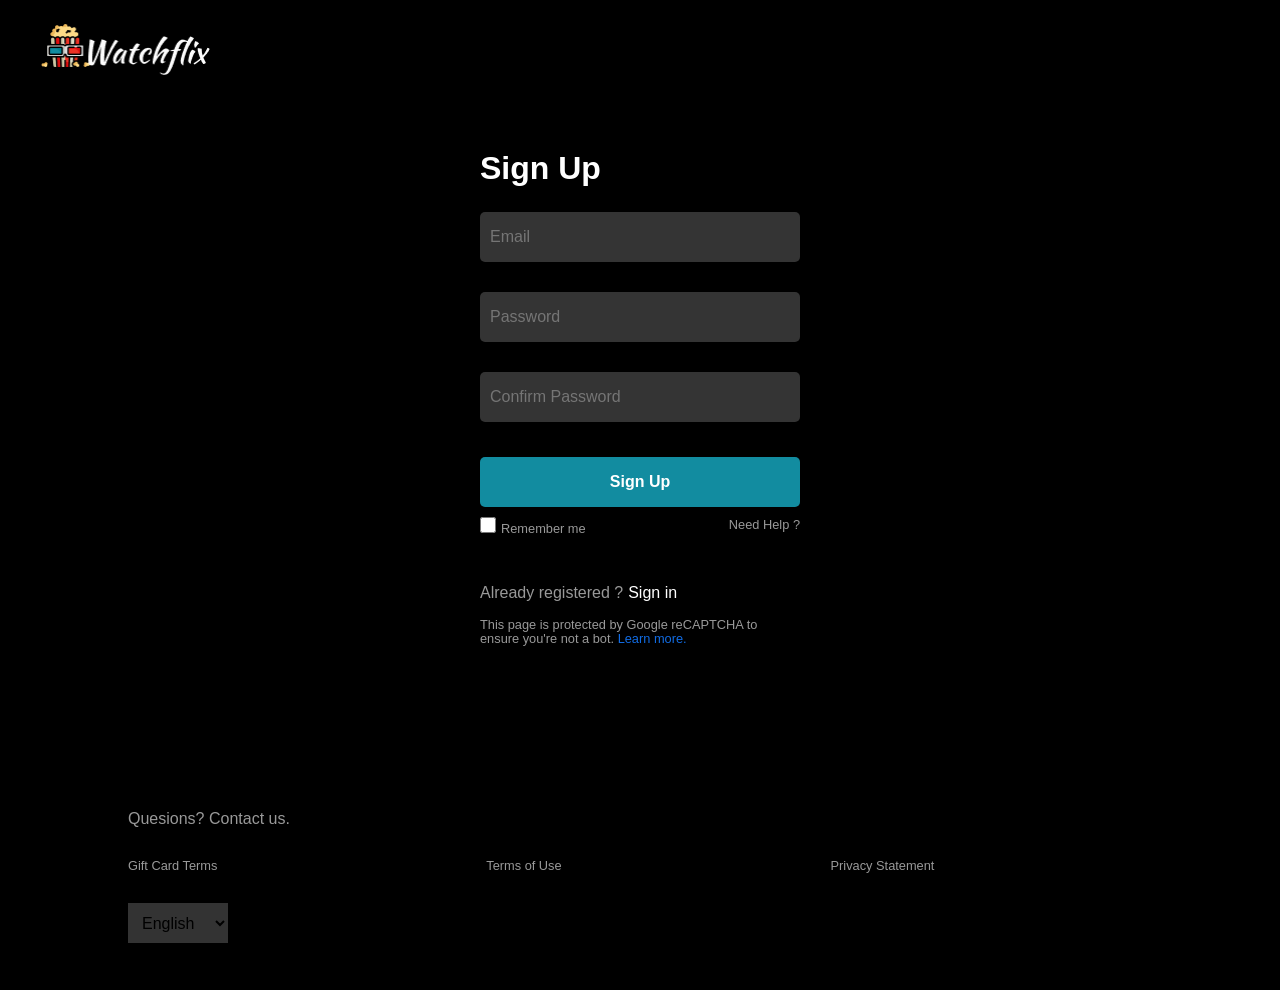
<file: signup.html>
<!DOCTYPE html>
<html lang="en">
<head>
<link rel="stylesheet" href="https://cdnjs.cloudflare.com/ajax/libs/font-awesome/5.14.0/css/all.min.css" integrity="sha512-1PKOgIY59xJ8Co8+NE6FZ+LOAZKjy+KY8iq0G4B3CyeY6wYHN3yt9PW0XpSriVlkMXe40PTKnXrLnZ9+fkDaog==" crossorigin="anonymous" />
<link rel="stylesheet" href="css\stylesss.css">
<title>Watchflix</title>
</head>
<body>
    <header class="showcase">
        

            <div class="logo">
                <img src="images/logo.png">
            </div>

            <div class="showcase-content">
                <div class="formm">
                    <form>
                        <h1>Sign Up</h1>
                        <div class="info">
                            <input class="email" type="email" id="email" placeholder="Email" name="email" required> <br>
                            <input class="email" type="password" id="password" placeholder="Password" name="email" required>
                            <input class="email" type="password" id="confirm-password" placeholder="Confirm Password" required>
                        </div>
                        <div class="btn">
                            <button class="btn-primary" type="submit" onclick="validateForm()" name="submit"><a href="signin.html">Sign Up</a></button>
                        </div>
                        <div class="help">
                            <div>
                                <input value="true" type="checkbox"><label>Remember me</label>
                            </div>

                            <a href="#">Need Help ?</a>
                        
                        </div>

                    </form>
    
                </div>
                
                <div class="signup">
                    <p>Already registered ?</p>
                    <a href="signin.html">Sign in</a>
                </div>
                <div class="more">
                    <p>
                        This page is protected by Google reCAPTCHA to ensure you're not a bot. <a href="#">Learn more.</a> 
                    </p>
                </div>


            </div>

       
            <footer>
                
                <div class="ftr-content">
                    <div class="contact">
                        <a href="#">Quesions? Contact us.</a>
                    </div>
                    <div class="ftr">
                        <a href="#">Gift Card Terms</a>
                        <a href="#">Terms of Use</a>
                        <a href="#">Privacy Statement</a>
                    </div>
                    <div class="select">
                        <select>
                            <option>English</option>                            
                            
                        </select>
                    </div>
                </div>
               
            </footer>
       
    </header>

    <script src="js/script.js"></script>
</body>
</html>
</file>
<file: style.css>
@import url('https://fonts.googleapis.com/css2?family=Playfair+Display:ital,wght@0,400;0,500;0,600;0,700;0,800;0,900;1,400;1,500;1,600;1,700;1,800;1,900&family=Roboto:ital,wght@0,100;0,300;0,400;0,500;0,700;0,900;1,100;1,300;1,400;1,500;1,700;1,900&display=swap');

body{ 
    font-family: 'Roboto', sans-serif;
    font-weight: 400;
    font-style: normal;
    font-size: 16px;
    line-height: 1.5;
    padding: 0;
    margin: 0;
    color: #d1d0cf;
    background: #141414;
}
.container-fluid{
    padding: 0 100px;
}
header#main-header{
    position: fixed;
    left: 0;
    right: 0;
    text-align: center;
    z-index: 99;
    background: rgba(20, 20, 20, 0.5) !important;
    backdrop-filter: blur(10px);
}
header .navbar-light .navbar-brand img.logo{
    width: 160px;
}
header .navbar .menu-header-menu-container, header .navbar .menu-main-menu-container{
    display: inline-block;
    width: 100%;
}
a{
    color: #d1d0cf;
    text-decoration: none;
    outline: medium none;
    transition: all 0.5s ease-out 0s;
}
header .navbar ul.navbar-nav{
    display: block;
    text-align: center;
}
header .navbar ul li{
    list-style: none;
    margin-right: 18px;
    position: relative;
    transition: all 0.3s ease-in-out;
    display: inline-block;
}
header .navbar ul li.menu-item a{
    font-size: 16px;
    font-weight: 400;
    position: relative;
    padding: 0 0 0 10px;
    line-height: 70px;
    z-index: 9;
    text-decoration: none;
    transition: all 0.3s ease-in-out;
    text-transform: uppercase;
}
header .navbar ul li.menu-item a:hover{  /**/
    color: #0d7ada !important;
}
.navbar ul li:hover > .sub-menu{
    display: block !important;
    animation: fade-in 0.5s cubic-bezier(0.39,0.575,0.565,1) both;
}
.navbar ul li:hover .sub-menu{
    display: block;
    padding: 15px 0;
    background: #141414;
    position: absolute;
    top: 100%;
    left: 0;
    padding-left: 0;
    display: inline-block;
    min-width: 256px;
    box-shadow: 0 1px 30px 0 rgb(36 38 43 / 10%);
}
.navbar ul li .sub-menu li>.sub-menu{
    display: none;
}
.navbar .navbar-nav li:last-child .sub-menu li:hover>.sub-menu, .navbar .navbar-nav li:nth-last-child(2) .sub-menu li:hover > .sub-menu{
    left: auto;
    right: 100%;
    top: -15px;
}
.navbar ul li:last-child{
    margin-right: 0;
}
.navbar ul.navbar-nav>li.menu-item:hover > a, .navbar ul.navbar-nav > li.menu-item:hover>i{
    color: #128ca0;
    /* on hovering navbar */
}

.navbar ul.navbar-nav>li.menu-item>a{
    text-transform: uppercase;
}
.navbar ul.navbar-nav>li:hover > a{
    font-weight: 600;
}

.navbar ul li.menu-item a{
    font-size: 16px;
    font-weight: 400;
    position: relative;
    padding: 0 0 0 10px;
    line-height: 70px;
    z-index: 9;
    text-decoration: none;
    transition: all 0.3s ease-in-out;
    text-transform: capitalize;
}
.navbar ul li .sub-menu{
    display: none;
}
.navbar ul li .sub-menu li{
    margin-right: 0;
    padding: 0 15px;
}
.navbar ul.sub-menu li{
    display: block;
    text-align: left;
}
.navbar ul li{
    list-style: none;
    margin-right: 18px;
    position: relative;
    transition: all 0.3s ease-in-out;
    display: inline-block;
}

.menu-sticky .navbar ul li .sub-menu > li a{
    line-height: 1em;
}

.navbar ul li .sub-menu li > a{
    font-size: 14px;
    border-radius: 0;
    display: inline-block;
    width: 100%;
    line-height: 1em;
    padding: 15px;
    color: #d1d0cf;
    position: relative;
    overflow: hidden;
}

.navbar ul li.menu-item a{
    font-size: 16px;
    font-weight: 400;
    position: relative;
    padding: 0 0 0 10px;
    line-height: 70px;
    position: relative;
    z-index: 9;
    text-decoration: none;
    transition: all 0.3s ease-in-out;
    text-transform: capitalize;
}
.navbar ul li .sub-menu li>a::before{ 
    /* submenu hovering  */
    position: absolute;
    content: "";
    background: #128ca0;
    top: 0;
    bottom: 0;
    left: 0;
    right: 0;
    width: 4px;
    opacity: 0;
    transform: translate3d(-100%,0,0);
    transition: all 0.5s ease-in-out;
}

header .navbar ul li .sub-menu li.current-menu-parent>a::after, 
header .navbar ul li .sub-menu li .sub-menu li.menu-item.current-menu-item>a::after,
header .navbar ul li .sub-menu li .sub-menu li.menu-item:hover>a::after{
    opacity: 1;
    transform: translate3d(0,0,0);
    transition: all 0.5s ease-in-out;
}

header .navbar ul li .sub-menu li:hover>a::after{
    opacity: 1;
    transform: translate3d(0,0,0);
    transition: all 0.5s ease-in-out;
}
.navbar ul li .sub-menu li >a::after{
    position: absolute;
    content: "";
    background: linear-gradient(270deg, rgba(11,1,2,0) 0% , rgba(255,55,65,0.3) 100%);
    top: 0;
    bottom: 0;
    left: 0;
    right: 0;
    transform: translate3d(-100%,0,0);
    transition: all 0.5s ease-in-out;
    z-index: -1;
    opacity: 0;
}

header .navbar ul li .sub-menu li:hover>a::before{
    opacity: 1;
    transform: translate3d(0,0,0);
    transition: all .5s ease-in-out;
}
.nav-open .nav-overlay{
    visibility: visible;
    transition: 0.3s;
}

.nav-overlay{
    left: 0;
    right: 0;
    top: 0;
    bottom: 0;
    opacity: 0;
    z-index: 900;
    display: block;
    width: 100%;
    position: fixed;
    visibility: hidden;
    background: rgba(0, 0, 0, 0.6);
    transition: 0.3s;
}
.more-toggle{
    color: #fff !important;
    font-size: 22px;
}

.dropdown-toggle.more-toggle::after{
    content: none;
}
.mobile-more-menu{
    display: none;
}
.more-menu{
    position: absolute;
    top: 50px;
    left: auto;
    right: 0;
    min-width: 18rem;
    padding: 0.35rem 0.5rem;
    margin: 0;
    opacity: 0;
    transform: translate(0,70px);
    transition: all 0.3s ease-out 0s;
    background: #191919;
    box-shadow: 0px 3px 10px rgba(0, 0, 0, 0.75);
    visibility: hidden;
    z-index: 999;
}
.more-menu.show{
    opacity: 1;
    transform: translate(0,0);
    visibility: visible;
}

header .navbar ul li:last-child{
    margin-right: 0;
}

.nav-item span.dots{
    height: 10px;
    width: 10px;
    font-size: 0;
    text-align: center;
    padding: 0;
    position: absolute;
    top: 3px;
    right: 12px;
    border-radius: 50%;
}
.menu-right .nav-items span.dots{
    right: 0;
}

.navbar-right li .iq-sub-dropdown .iq-sub-card{
    position: relative;
    font-size: inherit;
    padding: 15px 15px;
    line-height: normal;
    color: inherit;
    text-align: left;
    display: inline-block;
    width: 100%;
    border: 1px solid;
    border-image-slice: 1;
    border-width: 0 0 1px 0;
    border-image-source: linear-gradient(to right, rgba(209,208,207,0.6), rgba(209,208,207,0.3), rgba(209,208,207,0));
}
.iq-sub-card.setting-dropdown{
    padding: 15px 15px 15px 0 !important;

}

.navbar-right li .iq-sub-dropdown a.iq-sub-card:last-child{
    border-bottom: 0;
}
.notify-bg{
    overflow: hidden;
    z-index: 99;
}

.notify-bg::before{
    content: "";
    display: block;
    position: absolute;
    background: rgba(255, 255, 255, 0.5);
    width: 70px;
    height: 100%;
    left: 0;
    top: 0;
    opacity: 0.5;
    filter: blur(30px);
    transform: translateX(-100px) skewX(-30deg);
    animation: noti-before-animation 2s infinite 2s;
}

.notify-bg::after{
    content: "";
    display: block;
    position: absolute;
    background: rgba(255, 255, 255, 0.2);
    width: 30px;
    height: 100%;
    left: 30px;
    top: 0;
    opacity: 0;
    filter: blur(5px);
    transform: translateX(-100px) skewX(-30deg);
    animation: noti-after-animation 2s infinite 2s;
}

.navbar-right .iq-sub-dropdown .iq-card-body div{
    border-radius: 0;
}

.navbar-right .iq-show .iq-sub-dropdown,  .iq-show .search-box{
    opacity: 1;
    visibility: visible;
    transform: translate(0,0);
}

.navbar-right .iq-sub-dropdown{
    width: 300px;
    opacity: 0;
    visibility: hidden;
    position: absolute;
    top: 100%;
    right: 15px;
    background: #191919;
    transform: translate(0,70px);
    transition: all 0.3s;
    padding: 0;
    box-shadow: 0 0 20px 0 rgba(0, 0, 0, 0.5);
    transition: all 0.3s ease-out 0s;
    z-index: 1;
}
.navbar-light .navbar-toggler-icon{
    background: url(images/menu.png) no-repeat scroll center center;
}
.search-toggle:hover, header .navbar ul li.menu-item a:hover{
    color: #128ca0 !important;
}

.search-wrapper{
    position: relative;
    display: inline-block;
    height: 36px;
    vertical-align: bottom;
}
.searchbutton{
    position: absolute;
    font-size: 22px ;
    width: 100%;
    margin: 0;
    padding: 0;
    right: 16px;
    color: #d1d0cf;
}

.search:focus+.searchbutton{
    transition-duration: 0.4s;
    color: #128ca0;
}
.search:hover+.searchbutton{
    color: #fff;
}

.search{
    position: absolute;
    left: 49px;
    background-color: transparent;
    outline: none;
    border: none;
    border-bottom: 1px solid transparent;
    padding: 0 0 0 16px;
    width: 0;
    height: 100%;
    z-index: 10;
    color: #fff;
    transition-duration: 0.4s;
}

.search:focus, .search:hover{
    width: 350px;
    padding: 0;
    border-color: #d1d0cf;
}
.expandright{
    left: auto;
    right: -6px;
    bottom: -2px;
}
.search::placeholder{
    color: #fff !important;
}

.noti-svg{
    animation: notify 1.5s ease infinite;
    fill: #d1d0cf;
}

.noti-svg:hover{
    fill: #128ca0;
}

.search-box{
    position: absolute;
    left: 0;
    right: 0;
    top: 46px;
    min-width: 25rem;
    width: 100%;
    z-index: -1;
    opacity: 0;
    transform: translate(0,70px);
    transition: all 0.3s ease-out 0s;
    box-shadow:  0 0 20px 0 rgba(0, 0, 0, 0.15);
}

.search-toggle{
    padding: 0 !important;
}

.iq-search-bar .search-input{
    width: 100%;
    height: 40px;
    padding: 5px 15px 5px 40px;
    border: none;
    border-radius: 0;
    color: #fff;
    background: #191919 ;
}

.iq-search-bar .searchbox .search-link{
    position: absolute;
    left: 15px;
    top: 6px;
    font-size: 16px;
}

input,input[type="search"]{
    width: 100%;
    padding: 0px 15px;
    height: 48px;
    line-height: 48px;
    background: #141414;
    border: 1px solid #404043;
    border-radius: 0;
    color: #d1d0cf;
    transition: all 0.5s ease-in-out;
}

input:focus , input[type="search"]:focus{
    border-color: #128ca0;
    box-shadow: none;
    outline: none;
}

.user-m{
    height: 40px;
    width: 40px;
    min-width: 40px;
    line-height: 40px;
    font-size: 0.6rem;
}

h1,h2,h3,h4,h5,h6{
    font-weight: 500;
    margin: 0;
    line-height: 1.2;
    color: #fff;
}
h1 a, h2 a, h3 a, h4 a,h5 a,h6 a{
    color: inherit;
}

.font-size-12{
    font-size: 12px;
}
h6 .h6{
    font-size: 1.0em;
}

a.text-primary:focus, a.text-primary:hover{
    color: #128ca0 !important;
}

.text-primary{
    color: #128ca0 !important;
}
header#main-header.menu-sticky{
    position: fixed;
    top: 0;
    width: 100%;
    background: rgba(20, 20, 20, 0.5) !important;
    box-shadow: 0 0 30px 0 rgba(0, 0, 0, 0.4);
    z-index: 1;
}


/* *********** Responsiveness of header ************** */
@media (min-width : 1300px){
    .container{
        max-width: 1170px;
    }
}
@media (min-width : 1499px){
    .container{
        max-width: 1266px;

    }
}

@media only screen and (min-width:1200px ) and (max-width : 1366px){
    .search:focus , .search:hover{
        width: 220px !important;
    }
}

@media (min-width:992px){
    .search-box{
        left: auto !important;
        right: 0 !important;
    }
}
@media (max-width:991px){
    header .navbar-light .navbar-brand img.logo{
        width: 100px;
    }
    .navbar-collapse{
        position: fixed;
        top: 0;
        left: 0;
        padding-bottom: 15px;
        width: 260px;
        height: 100vh;
        background: #191919;
        padding-top: 40px;
        box-shadow: 0 2px 5px 0 rgba(0, 0, 0,0.2);
    }
    .vertical_s{
        position: static;
    }
    .navbar-collapse.collapsing{
        height: auto;
        transition: left 0.3s ease;
        left: -100%;
    }
    .navbar-collapse.show{
        left: -15px;
        transition: left 0.3s ease-in;
        z-index: 999;
    }
    header .navbar ul li.menu-item a{
        line-height: 10px;
        float: left;
        width: 100%;
        text-align: left;
        padding: 10px 30px;
        color: #fff;
    }
    .mobile-more-menu{
        display: block;
    }
    .menu-right{
        display: none;
    }
    .navbar-brand{
        padding: 0;
        margin-right: 0;
    }
    .more-menu .iq-sub-dropdown{
        width: 90%;
        margin: 0 auto;
        left: 0;
        right: 0;
        top: 60px;
    }

    .mobile-more-menu .iq-user-dropdown img{
        width: 40px;
    }
    .iq-search-bar .search-input{
        background: #141414;
        color: #d1d0cf;
        box-shadow: 0 3px 10px rgba(0, 0, 0, 0.75);
    }
    .navbar-right li{
        position: static !important;
    }
    .container-fluid{
        padding-left: 30px;
        padding-right: 30px;
    }
    .main-header{
        padding: 10px 0;
    }
    .search-box{
        min-width: 16.2rem;
        top: 55px;
    }
    header .navbar ul li{
        display: block;
    }
}
@media (min-width : 576px){
    .iq-search-bar a.search-toggle{
        display: none;
    }
}

@media (min-width : 1499px){
    .container{
        max-width: 1200px;
    }
}

@media (max-width : 479px){
    header .navbar ul li.list-inline-item a{
        padding-left: 20px;
        padding-right: 20px;
    }
    header .navbar .iq-usermenu-dropdown>ul>li{
        position: static;
    }
    .search-box{
        left: 0;
        right: 0;
        min-width: 100%;
        width: 100%;
    }
    header .iq-usermenu-dropdown .iq-sub-dropdown{
        width: 250px;
    }
}

/* header menu responsiveness  */
@media screen and (min-width : 1200px){
    header .navbar ul li .sub-menu li a, header.menu-sticky .navbar ul li .sub-menu li a{
        white-space: nowrap;
    }
}
@media screen and (max-width : 4000px) and (min-width : 1200px){
    .navbar ul li:hover a, .navbar ul li:hover i{
        color: #128ca0;
        text-decoration: none;
    }
}
@media (max-width :991px){
    .navbar ul.navbar-nav{
        overflow-y: scroll;
        overflow-x: hidden;
        max-height: 350px;
        display: inline-block;
        width: 100%;
    }
    .navbar ul{
        width: 100%;
        background: #191919;
    }
    header .navbar ul li a, header .navbar ul li.menu-item a{
        padding: 15px;
        z-index: inherit;
        text-align: left;
        font-weight: normal;
    }
    header .navbar ul li.menu-item a{
        line-height: 10px;
        float: left;
        width: 100%;
        text-align: left;
        padding: 10px 30px;
        color: #fff;
    }
    header .navbar ul li:hover .sub-menu{
        box-shadow: none;
    }
    header .navbar ul li .sub-menu, header .navbar ul li:hover .sub-menu{
        display: none;
        position: relative;
        top: 0;
        width: 100%;
        padding: 0;
        z-index: 9;
    }
    header .navbar ul li .sub-menu li .sub-menu li.menu-item a{
        background: transparent;
    }
    .navbar .navbar-nav li:last-child .sub-menu li:hover>.sub-menu, .navbar .navbar-nav li:nth-last-child(2) .sub-menu li:hover >.sub-menu{
        left: auto;
        right: 0;
        top: 0;
    }
}

/* ******************** slider main **************** */
.iq-main-slider{
    position: relative;
}

#home-slider ul.slick-dots{
    bottom: 30px;
}

#home-slider .slick-dots li{
    height: auto;
    width: auto;
}
#home-slider .slick-dots li button{
    height: 2px;
    width: 30px;
    background: rgba(229, 9, 20, 0.4);
    padding: 0;
}

#home-slider .slick-dots li.slick-active button{
    background: #128ca0;
}

#home-slider li {
    position: relative;
}
.slider-description{
    position: absolute;
    top: 15%;
    left: 80px;
}
#home-slider h1.slider-text{
    font-size: 80px;
    margin: 15px 0;
}
#home-slider p{
    margin: 20px 0;
    width: 600px;
    overflow: hidden;
    text-overflow: ellipsis;
    display: -webkit-box;
    -webkit-line-clamp: 3;
    -webkit-box-orient: vertical;
}

#home-slider .slick-bg{
    padding: 130px 0 50px;
    width: 100%;
    background-size: cover;
    background-position: center center;
    background-repeat: no-repeat;
    height: 100vh;
    position: relative;
    z-index: 1;
}
#home-slider .slick-bg.s-bg-1{
    background-image: url(images/slider/slider1.jpg);
}
#home-slider .slick-bg.s-bg-2{
    background-image: url(images/slider/slider2.jpg);
}
#home-slider .slick-bg.s-bg-3{
    background-image: url(images/slider/slider3.jpg);
}

.slick-bg::before{
    content: "";
    position: absolute;
    top: 0;
    left: 0;
    height: 100%;
    background: linear-gradient(90deg, rgba(0,0,0,1) 0%, rgba(20,20,20,1) 35%, rgba(83,100,141,0) 100%);
    width: 100%;
    z-index: -1;
}
.trailor-video{
    position: absolute;
    bottom: 0;
    right: 0;
    z-index: 999;
    text-align: center;
}
.channel-name{
    color: #128ca0;
    font-size: 20px;
    margin-left: 10px;
    letter-spacing: 2.5px;
    font-weight: 500;
}
.c-logo{
    width: 130px;
}

.channel-logo{
    border-left: 5px solid #128ca0;
    background: transparent linear-gradient(270deg, rgba(11,1,2,0) 0%, rgba(18, 97, 245, 0.3) 100%);
    padding: 10px 10px 10px 15px;
    width: 255px;
    position: relative;
    overflow : hidden;
}

.playbtn{
    display: inline-block;
}
.playbtn img{
    display: inline-block;
    width: 50px;
    filter: invert(1);
}
.playbtn img:hover{
    background: #128ca0;
    border-radius: 50%;
    filter: invert(0);
}
.w-trailor{
    font-size: 17px;
    letter-spacing: 3.5px;
    font-weight: 600;
    color: #fff;
    margin-left: 5px;

}
.slider-inner{
    position: relative;
    overflow: hidden;
    width: 100%;
}
.big-title{
   font-family: 'Playfair Display', serif;
   background: url(images/texure.jpg);
   background-repeat: repeat-x;
   background-position: 100% 100%;
   color: transparent;
   background-clip: text;
   -webkit-font-smoothing : antialiased;
   -webkit-background-clip: text;
   -webkit-text-fill-color: transparent;
}

.slick-track{
    margin: unset !important;
}
h1, .h1{
    font-size: 3.052em;
}
h2, .h2{
    font-size: 2.300em;
}
h3, .h3{
    font-size: 1.953em;
}
h4, .h4{
    font-size: 1.400em;
}
h5, .h5{
    font-size: 1.300em;
}
h6, .h6{
    font-size: 1.0em;
}
.slider-ratting ul li{
    margin-right: 5px;
}
.text-white{
    color: #fff !important;
}
.text-body{
    color: #d1d0cf !important;
}

.text-primary{
    color: #128ca0 !important;
}

.iq-button.btn{
    padding: 12px 14px;
    text-transform: uppercase;
    letter-spacing: 1.5px;
}
.btn{
    outline: medium none;
    padding: 9px 30px;
    position: relative;
    display: inline-block;
    border-radius: 0 !important;
    cursor: pointer;
    z-index: 4;
    transition: all 0.5s ease-out 0s;
}
.btn-hover{
    background: #07305c;
    border: 1px solid #07305c;
    color: #fff;
    transition:color 0.3s ease;
    display: inline-block;
    vertical-align: middle;
    transform: perspective(1px) translateZ(0);
    box-shadow: 0 0 1px rgba(0,0,0,0);
    position: relative;
    border-radius: 5px;

}

.btn-hover::before{
    content: "";
    position: absolute;
    z-index: -1;
    top: 0;
    bottom: 0;
    left: 0;
    right: 0;
    background: #128ca0;
    border: 1px solid #128ca0;
    transform: scaleX(1);
    transform-origin: 50%;
    transition: transform 0.3s ease-out;

}
.btn-hover:hover, .btn-hover:focus, .btn-hover:active{
    color: #fff;
}
.btn-hover:focus{
    box-shadow: none !important;
}

.btn-hover:hover::before, .btn-hover:focus::before, .btn-hover:active::before{
    transform: scaleX(0);
}

.btn-link{
    background: transparent;
    color: #fff;
}
.btn-link:hover{
    color: #128ca0;
    text-decoration: none;
}

a:hover{
    text-decoration: none;
}
a.text-primary:focus, a.text-primary:hover{
    color: #128ca0 !important;
}
.w-trailor:hover{
    transition: all 0.5s ease;
    color: #128ca0;
}
/* responsiveness *********************** */

@media (min-width : 1499px){
    #home-slider h1.slider-text{
        margin: 25px 0 0;
    }
    #home-slider p{
        margin: 32px 0px;
    }
}
@media (max-width : 1199px){
    #home-slider .slick-bg{
        height: 100%;
    }
}
@media (max-width : 991px){
    .hover-buttons .btn{
        font-size: 10px;
    }
    #home-slider .slick-bg{
        padding: 50px 0;
    }

    .r-mb-23{
        margin-bottom: 23px;
    }

    .trailor-video{
        display: none;
    }
    #home-slider h1.slider-text{
        font-size: 35px;
    }
    .iq-main-slider{
        padding-top: 60px !important;
    }
}

@media (max-width : 767px){
    #home-slider h1.slider-text{
        line-height: 62px;
        margin: 0;
    }
    #home-slider p{
        margin: 22px 0; 
    }

    .iq-main-header{
        margin-bottom: 10px;
    }
    .main-content{
        padding-top: 25px;
    }
    #home-slider p{
        width: 100%;
    }
    .slick-bg::before{
        background: linear-gradient(-360deg, rgba(0,0,0,1) 0%, rgba(20,20,20,1) 40%,
        rgba(83,100,141,0) 100%);

    }
    .play-button i{
        font-size: 16px;
    }
    .play-button::after, .play-button::before{
        width: 40px;
        height: 40px;
    }
}

/* ******************************** */
.main-content{
    padding-top: 40px;
}

.iq-main-header{
    margin-bottom: 20px;
}
.main-title a:hover , .main-title a:focus{
    color: #128ca0 !important;
}
.iq-view-all:hover{
    color: #128ca0;
}
.favorites-slider .slick-list{
    overflow: visible;
    padding-bottom: 40px !important;
}

.favorites-slider li.slide-item{
    float: left;
    width: 25%;
}

li.slide-item{
    position: relative;
    padding: 0px 15px;
}

li.slide-item .block-images{
    position: relative;
    width: 100%;
    transition: all 0.45s ease 0s;
    overflow: hidden;
    backface-visibility: hidden;
    transform: translate3d(0,0,0);
    transition: all 0.6s ease 0s;
}
li.slide-item:hover .block-images{
    overflow: visible;
    border-left: 5px solid #128ca0;
}

li.slide-item:hover .block-images .img-box{
    position: relative;
}
.favorites-slider .slick-list{
    overflow: visible;
}
li.slide-item:hover .block-images{
    z-index: 99;
    transform: scale3d(1.1,1.1,1) translate3d(0,0,0) perspective(500px);
    transform-origin: 50% 50%;
    transition: all 0.6s ease 0s;
    box-shadow: 0 0 12px rgba(0, 0, 0, 0.9);
}
.block-social-info{
    position: absolute;
    top: 0;
    left: auto;
    bottom: 0;
    right: 25px;
    z-index: 999;
    display: flex;
    align-items: center;
    opacity: 0;
}
.block-description{
    position: absolute;
    left: 25px;
    top: 0;
    bottom: 0;
    z-index: 999;
    display: flex;
    justify-content: center;
    flex-direction: column;
}

.block-description>h6{
    font-size: 1.5em;
}
.block-description .iq-title{
    font-size: 18px;
    color: #fff;
    text-transform: capitalize;
    font-weight: 600;
}
.music-play-lists li{
    position: relative;
    height: 30px;
    width: 30px;
    line-height: 35px;
    text-align: center;
    background: rgba(255, 255, 255, 0.3);
    border-radius: 50%;
    margin: 0 auto 7px;
    display: flex;
    align-items: center;
}
.music-play-lists span{
    position: relative;
    display: block;
    height: 20px;
    width: 20px;
    line-height: 26px;
    font-size: 12px;
    text-align: center;
    background: #fff;
    color: #128ca0;
    border-radius: 50%;
    margin: 0 auto;
    display: flex;
    align-items: center;
    justify-content: center;
    transition: all 0.45s ease 0s;
    cursor: pointer;
}
.music-play-lists .count-box{
    height: 15px !important;
    width: 15px !important;
    line-height: 15px !important;
    font-size: 8px !important;
    background: #128ca0 !important;
    color: #fff !important;
    position: absolute;
    right: 0;
    top: 0;
    padding: 0;
    text-align: center !important;
}

.music-play-lists li:hover span{
    background: #128ca0;
    color: #fff;
    transition: all 0.45s ease 0s;

}

.text-white{
    font-size: 14px;
}

li.slide-item .block-images::before{
    position: absolute;
    content: "";
    top: 0;
    bottom: 0;
    left: 0;
    right: 0;
    background: rgba(0, 0, 0, 0.8);
    width: 100%;
    height: 100%;
    opacity: 0;
}

li.slide-item:hover .block-images::before{
    opacity: 1;
    z-index: 9;
}
li.slide-item:hover .block-description{
    animation: fadeIn 0.6s ease-in-out;
    opacity: 1;
}
li.slide-item:hover .block-social-info{
    animation: fadeIn 0.6s ease-in-out;
    opacity: 1;
}

.hover-buttons .btn{
    padding: 5px 15px;
    font-size: 12px;
}
li.slide-item.slick-current:hover .block-images{
    transform: scale3d(1.1,1.1,1) translate3d(6%,0,0) perspective(500px) ;
}
li.slide-item .block-images::after{
    position: absolute;
    content: "";
    top: 0;
    bottom: 0;
    left: 0;
    right: 0;
    background: linear-gradient(90deg, rgba(0,0,0,0.8) 0%, rgba(20,20,20,0.4) 50%, rgba(83,100,141,0) 100%);
    transition: all 0.6s ease 0s;
}
small, .text-small, span{
    font-size: 14px;
}

a:focus, a:hover{
    color: #128ca0;
    outline: none;
}

li.slide-item{
    position: relative;
    padding: 0px 10px;
}

.iq-button.btn{
    padding: 7px 14px;
    text-transform: uppercase;
    letter-spacing: 1.5px;
}
.block-images .hover-buttons{
    margin-top: 5px;
}

.block-social-info .music-play-lists li {
    width: 40px;
    height: 40px;
}

.block-social-info .music-play-lists span{
    width: 30px;
    height: 30px;
}
.block-social-info .music-play-lists span i{
    font-size: 15px;
}

.overflow-hidden{
    overflow: hidden;
}
.share{
    position: relative;
}

.share-box{
    box-shadow: 0px 3px 10px rgba(0, 0, 0, 0.75);
    display: none;
    position: absolute;
    width: 105px;
    top: 3px;
    right: 40px;
    left: auto;
    background-color: #191919;
    padding: 0 10px;
    border-radius: 0;
    text-align: center;
    z-index: 2;
    animation: side-in 0.5s forwards;
    margin-bottom: 10px;
    transition: all 0.45s ease 0s;
}

.share:hover .share-box{
    display: inline-block;
}
.share-box a{
    background: transparent !important;
    color: #d7d3f8 !important;
    margin-right: 15px;

}
.share-box i{
    font-size: 15px !important;
}
.share-box a:hover{
    color: #128ca0 !important;
}
.favorites-slider .slick-arrow{
    display: flex;
    text-align: center;
    justify-content: center;
    flex-direction: column;
    width: 35px;
    height: 60px;
}

.favorites-slider .slick-arrow i{
    display: flex;
    align-items: center;
    justify-content: center;
    width: 35px;
    height: 60px;
    text-align: center;
    opacity: 1;
    z-index: 9;
    top: 0;
    background: rgba(0, 0, 0, 0.5);
    margin: 0;
    line-height: 5px;
    box-shadow: 0 9px 19px #01041b0d;
    font-size: 0;
    transform: none;
    color: #fff;
    transition: all 0.4s ease-in-out 0s;
}
.favorites-slider .slick-arrow.slick-disabled{
    opacity: 0;
}
.favorites-slider .slick-prev{
    color: #fff;
    right: auto;
    left: 9px;
    z-index: 9;
    top: 90px;
}
.favorites-slider .slick-next{
    left: auto;
    color: #fff;
    right: 6px;
    z-index: 9;
    top: 90px;
}

.favorites-slider .slick-prev::before, .favorites-slider .slick-next::before{
    font-size: 0px;
}

.favorites-slider .slick-arrow i{
    font-size: 17px;
}


/* ****************** Responsiveness **************** */
@media (min-width : 1200px){
    li.slide-item.slick-active + li.slide-item.slick-active + li.slide-item.slick-active + li.slide-item.slick-active:hover .block-images{
        transform:  scale3d(1.1,1.1,1) translate3d(-6% , 0,0) perspective(500px);
    }  
}

@media (max-width : 1199px){
    li.slide-item.slick-active + li.slide-item.slick-active + li.slide-item.slick-active:hover .block-images{
        transform:  scale3d(1.1,1.1,1) translate3d(-6% , 0,0) perspective(500px);
    }
}

@media (max-width : 991px){
    li.slide-item .block-description .movie-time span, li.slide-item .block-description .ratting-start, .block-description .movie-content li{
        font-size: 10px;
    }
}
@media (max-width : 768px){
    li.slide-item .block-images::before{
        content: none;
    }
    li.slide-item.slick-current:hover .block-images, li.slide-item:hover .block-images, li.slide-item.slick-active + li.slide-item.slick-active + li.slide-item.slick-active + li.slide-item.slick-active:hover .block-images, li.slide-item.slick-active + li.slide-item.slick-active + li.slide-item.slick-active:hover .block-images{
        transform: none;
    } 
    .type{
        padding: 9px 10px;
        font-size: 13px;
    }
}

@media (max-width : 767px) {
    .main-title{
        font-size: 1em;
    }

    .slick-bg::before{
        background: linear-gradient(-360deg, rgba(0,0,0,1) 0% , rgba(20,20,20,1) 40% , rgba(83,100,141,0) 100%);

    }
    .favorites-slider .slick-arrow, .favorites-slider .slick-arrow:hover{
        background: none;
    }
    .favorites-slider .slick-prev{
        right: 37px;
    }

    .image-box img{
        display: block;
        margin-left: auto;
        margin-right: auto;
        width: 50%;
    }
}

/* ************************** */
.topten-contents{
    position: relative;
    overflow: hidden;
}
h1,h2,h3,h4,h5{
    font-size: 1.4em;
    font-weight: 500;
    margin: 0;
    line-height: 1.2;
    color: #fff;
}

h1 a, h2 a, h3 a , h4 a, h5 a, h6 a{
    color: inherit;
} 

#top-ten-slider-nav .slick-list{
    overflow: visible;
    padding-bottom: 40px !important;
}
#iq-topten .iq-title{
    position: absolute;
    left: 35px;
    top: 35px;
    z-index: 50;
    font-size: 28px;
    font-weight: 700;
}
#top-ten-slider .slick-bg .iq-title a{
    display: none;
}

.topten-title-sm{
    display: none;
}

.vertical_s{
    position: absolute;
    top: 95px;
    right: 0;
    bottom: 0;
    left: 35px;
    overflow: hidden;
}
#top-ten-slider-nav{
    width: 300px;
    height: 100%;
    position: relative;
}
#top-ten-slider-nav .slick-list.draggable{
    height: 100% !important; 
}
#top-ten-slider-nav .slick-prev, #top-ten-slider-nav .slick-next{
    left: 0;
    right: 0;
    margin: 0 auto;
}
#top-ten-slider-nav .NextArrow, #top-ten-slider-nav .PrevArrow{
    position: absolute;
    left: 0;
    right: 0;
    margin: 0 auto;
    z-index: 999;
    background: rgba(0, 0, 0, 0.5);
    border: none;
    outline: none;
    color: #fff;
    font-size: 30px;
    width: 60px;
    height: 35px;
}
#top-ten-slider .NextArrow, #top-ten-slider .PrevArrow{
    position: absolute;
    left: 0;
    right: 0;
    margin: 0 auto;
    z-index: 999;
    background: rgba(0, 0, 0, 0.5);
    border: none;
    color: #fff;
    font-size: 30px;
    width: 35px;
    height: 60px !important;
    outline: none;
}
#top-ten-slider-nav .NextArrow{
    bottom: 0;
}
#top-ten-slider-nav .PrevArrow{
    top: 0;
}

#top-ten-slider .NextArrow{
    right: 0;
    left: auto;
}
#top-ten-slider .PrevArrow{
    left: 0;
    right: auto;
}

/* we will see about arrow afterwards  */
#top-ten-slider-nav .slick-next::before, #top-ten-slider-nav .slick-prev::before, #top-ten-slider .slick-next::before , #top-ten-slider .slick-prev::before{
    display: none;
}
.slick-arrow{
    cursor: pointer;
}
ul#top-ten-slider .slick-bg::before{
    z-index: 0;
}
#top-ten-slider-nav .NextArrow:hover, #top-ten-slider-nav .NextArrow:focus{
    outline: none !important;
    border:  none !important;
}
#top-ten-slider-nav .PrevArrow:hover, #top-ten-slider-nav .PrevArrow:focus{
    outline: none !important;
    border:  none !important;
}
#top-ten-slider .NextArrow{
    right: 10px;
}
#top-ten-slider .PrevArrow{
    left: 10px;
}

.slick-vertical .slick-slide .block-images::after{
    position: absolute;
    content: "";
    top: 0;
    bottom: 0;
    left: 0;
    right: 0;
    background: linear-gradient(90deg, rgba(0,0,0,0.8) 0% , rgba(20,20,20,0.4) 50% , rgba(83,100,141,0) 100%);
    transition: all 0.45s ease 0s;
}
.slick-vertical .slick-slide .block-images{
    overflow: visible;
}
.slick-vertical .slick-slide .block-images::before{
    position: absolute;
    content: "";
    top: 0;
    bottom: 0;
    left: 0;
    right: 0;
    background: rgba(0, 0, 0, 0.8);
    opacity: 0;
    transition: all 0.45s ease 0s;
    border-left:  6px solid #128ca0;
}
.slick-vertical .slick-slide.slick-current.slick-active .block-images::before{
    opacity: 1;
    transition: all 0.45s ease 0s;
}
.slick-vertical .slick-slide.slick-current.slick-active .block-images{
    width: 100%;
    overflow: visible;
    transform-origin: 100% 100%;
    transition: all 0.45s ease 0s;
    z-index: 9;

}
.slick-vertical li.slick-slide.slick-current.slick-active{
    transition: all 0.45s ease 0s;
}

.slick-vertical .slick-slide{
    margin-bottom: 18px;
}
.slick-vertical li.slick-slide:last-child{
    margin-bottom: 0 !important;
}
.slick-vertical .block-description .hover-buttons > a{
    opacity: 0;
    display: none;
    transition: all 0.45s ease 0s;
}

.slick-vertical .slick-slide.slick-current.slick-active .block-description .hover-buttons > a{
    transition: all 0.45s ease 0s;
    opacity: 1;
    display: block;
}

/* ************* Responsiveness **************** */
@media (max-width : 991px){
    #top-ten-slider .NextArrow, #top-ten-slider .PrevArrow{
        display: none;
    }
    .topten-title{
        display: none;
    }
}
@media (max-width : 767px){
    #top-ten-slider .NextArrow{
        right: 10px !important;
    }
    #top-ten-slider .PrevArrow{
        left: 10px !important;
    }

    .container-fluid{
        padding-left: 15px;
        padding-right: 15px;
    }

    #top-ten-slider .NextArrow, #top-ten-slider .PrevArrow{
        width: 30px;
        height: 30px;
        font-size: 23px;
    }

    .vertical_s{
        position: static;
    }
    #top-ten-slider-nav{
        width: 100%;
        height: 100%;
    }

    #top-ten-slider .slick-bg .iq-title a{
        display: block;
        font-size: 0.7em;
        color: #d1d0cf;
    }
    .vertical_s{
        display: none;
    }
    .topten-title-sm{
        display: block;
    }
    .topten-title{
        display: none;
    }
    #top-ten-slider .slick-bg::before{
        content: "";
        position: absolute;
        top: 0;
        left: 0;
        height: 100%;
        background: linear-gradient(90deg, rgba(0,0,0,1) 0% , rgba(20,20,20,1) 35%, rgba(83,100,141,0) 100%);
        width: 100%;
        z-index: -1;
    }
}

/* *************************** */
.s-margin{
    margin-top: 40px;
}

/* ***************************** */
li.slide-item .block-description .parallax-ratting span{
    font-size: 14px;
}
.parallax-img img{
    box-shadow: 0 20px 40px rgba(0, 0, 0, 0.6);
}
.parallax-window{
    height: 100%;
    padding: 100px 0;
    position: relative;
    background: url(images/parallax/avatar.jpg) center center;
    background-size: cover;
    background-attachment: fixed ;
}
.parallax-window::after{
position: absolute;
content: "";
top: 0;
bottom: 0;
left: 0;
right: 0;
background: rgba(0, 0, 0, 0.8);
}
.parallaxt-details{
    z-index: 9;
    position: relative;
}
.parallax-heading{
    font-size: 52px;
}

/* *********** responsiveness ********** */
@media (max-width : 991px){
    li.slide-item .block-description .parallax-ratting span{
        font-size: 10px;
    }
}
@media (max-width : 767px){
    .parallax-window{
        padding: 60px 0;
    }
    .parallax-heading{
        font-size: 35px;
    }
}


/* **************************************** */
#trending-slider-nav .slick-arrow, .trending-contens .slick-arrow{
    display: flex;
    align-items: center;
    justify-content: center;
    flex-direction: column;
    width: 35px;
    height: 60px;
}
#trending-slider-nav .slick-arrow i, .trending-contens .slick-arrow i{
    display: flex;
    align-items: center;
    justify-content: center;
    width: 35px;
    height: 60px;
    text-align: center;
    opacity: 1;
    z-index: 9;
    top: 0;
    background: rgba(0, 0, 0, 0.5);
    margin: 0;
    line-height: 5px;
    box-shadow: 0 9px 19px #01041b0d;
    font-size: 0;
    transform: none;
    color: #fff;
    transition: all 0.4s ease-in-out 0s;
}
.trending-contens .slick-arrow.slick-disabled{
    opacity: 0;
}
#trending-slider-nav .slick-prev, .trending-contens .slick-prev{
    color: #fff;
    right: auto;
    left: 11px;
    z-index: 9;
    top: 90px;
}
#trending-slider-nav .slick-next, .trending-contens .slick-next{
    left: auto;
    color: #fff;
    right: 11px;
    z-index: 9;
    top: 90px;
}
#trending-slider-nav .slick-prev::before, .trending-contens .slick-next::before, .trending-contens .slick-prev::before, .trending-contens .slick-next::before{
    font-size: 0;
}

#trending-slider-nav .slick-arrow i, .trending-contens .slick-arrow i{
    font-size: 17px;
}
.trending-contens .slick-arrow{
    top: 50%;
}
#trending-slider-nav .slick-current.slick-active{
    transform: scale3d(1.1,1.1,1) translate3d(0,0,0) perspective(500px);
    transform-origin: 50% 50% ;
    transition: all 0.6s ease 0s;
    box-shadow: 0 0 12px rgba(0,0,0,0.9);
}
#iq-trending{
    overflow: hidden;
}
#trending-slider-nav .slick-list{
    padding-bottom: 40px !important;
    overflow: visible;
}

#trending-slider-nav .movie-slick{
    border: 12px solid transparent;
    transition: all 0.4s ease;
    z-index: -1;
}
#trending-slider-nav .slick-current.slick-active .movie-slick{
    transition: all 0.4s ease;
    padding: 10px;
    background: rgba(20, 20, 20, 0.5) !important;
    backdrop-filter: blur(1px);
    border: 1px solid #5d5757;
}
#trending-slider-nav .slick-current.slick-active{
    transform: scale3d(1.3,1.3,1) translate3d(0,0,0) perspective(500px);
    transform-origin: 50% 50% ;
    transition: all 0.6s ease 0s;
    box-shadow: 0 0 12px rgba(0, 0, 0, 0.9);
}
#trending-slider .tranding-block {
    background-size: cover;
    background-position: top right;
    position: relative;
}

.trending-pills{
    background: rgba(0, 0, 0, 0.25);
}
.trending-info{
    padding: 60px 0;
}
.tab-title-info{
    z-index: 99;
}

.trending-content .tab-pane.fade{
    display: none;
    visibility: hidden;
    opacity: 0;
}
.trending-content .tab-pane.fade.active.show{
    display: block;
    visibility: visible;
    opacity: 1;
}
.trending-content .tab-pane{
    width: 100%;
    height: 100%;
}
.nav-pills .nav-item a{
    color: #d1d0cf;
    border-radius: 50px;
}
.nav-pills .nav-link.active, .nav-pills .show >.nav-link{
    color: #fff;
    background: transparent;
}

.nav-pills .nav-link:hover{
    color: #128ca0;
}
.nav-tabs{
    border-bottom: 2px solid #d7d3f8;
    margin-bottom: 15px;
}
.nav-tabs .nav-item{
    margin-bottom: -2px;
}

.nav-tabs .nav-item a{
    color: #d1d0cf;
    border: none;
    border-bottom: 2px solid transparent;
}

.nav-tabs .nav-item.show .nav-link, .nav-tabs .nav-link.active{
    border-bottom: 2px solid #128ca0;
    color: #128ca0;
}
.trending-pills.nav-pills .nav-item a{
    position: relative;
    overflow: hidden;
    border-radius: 0;
    text-transform: uppercase;
    margin-left: 15px;
    margin-right: 15px;
}

.trending-pills.nav-pills .nav-item a::after{
    content: "";
    position: absolute;
    left: 0;
    top: 0;
    width: 0;
    height: 3px;
    background: #128ca0;
    opacity: 0;
    transition: all 0.8s linear;
}
.trending-pills.nav-pills .nav-item a::before{
    position: absolute;
    top: 0;
    left: 0;
    width: 100%;
    height: 100%;
    background: linear-gradient(to top, rgba(83,100,141,0) 0%, rgba(218,64,60,0.3) 85%);
    content: "";
    opacity: 0;
    filter: alpha(opacity=0);
    transform: translate3d(0,-50%,0);
    transition: all 0.5s ease-in-out;
}
.trending-pills.nav-pills .nav-item a.show::before{
    opacity: 1;
    filter: alpha(opacity=100);
    transform: translate3d(0,0,0);
    transition: all 0.5s ease-in-out;
}
.trending-pills.nav-pills .nav-item a.show::after{
    opacity: 1;
    width: 100%;
}
.trending-pills.nav-pills .nav-item a:hover{
    color: #128ca0;
}

.trending-content{
    padding : 0 50px;
    display: flex;
}
.p-btns{
    display: flex;
    align-items: center;
}
.trending-info .trending-text{
    font-size: 60px;
    line-height: 100px;
    margin: 15px 0;
}
.trending-info .text-details{
    font-size: 20px;
    font-weight: 500;
    letter-spacing: 0.7px;
    margin-bottom: 30px;
}

.trending-info .text-detail .badge{
    font-size: 20px;
}
.badge.badge-trend{
    background: rgba(0, 0, 0, 0.42);
}

.text-detail .trending-year{
    position: relative;
    padding-left: 30px;
}

.text-detail .trending-year::before{
    content: "";
    height: 6px;
    width: 6px;
    background: #fff;
    position: absolute;
    top: 50%;
    transform: translateY(-50%);
    left: 13px;
    border-radius: 50%;
}
.overview-tab::before, .slick-bg::before{
    content: "";
    position: absolute;
    top: 0;
    left: 0;
    width: 90%;
    height: 100%;
    background: linear-gradient(90deg, rgba(20,20,20,1) 0%, rgba(36,36,36,1) 35%,
    rgba(83,100,141,0) 100%);
    z-index: 1;
}
.slick-bg::before{
    background: linear-gradient(90deg, rgba(0,0,0,1) 0%, rgba(20,20,20,1) 35% ,
    rgba(83,100,141,0) 100%);
    width: 100%;
    z-index: -1;

}
.overlay-tab::before{
    content: "";
    position: absolute;
    top: 0;
    left: 0;
    right: 0;
    width: 100%;
    height: 100%;
    background: rgba(36,36,36,0.8);
    z-index: 1;
}
.trending-info{
    position: relative;
    z-index: 99;
}

.trending-info .trending-dec{
    margin-bottom: 30px;
    width: 35%;
}
.trending-info .block-social{
    height: 45px;
    width: 45px;
    line-height: 45px;
    text-align: center;
    background: rgba(255, 255, 255, 0.15);
    border-radius: 50%;
    margin-left: 15px;
    display: flex;
    align-items: center;
}
.trending-info .block-social a{
    position: relative;
    display: block;
    height: 32px;
    width: 32px;
    line-height: 26px;
    font-size: 26px;
    text-align: center;
    background: #fff;
    color: #128ca0;
    border-radius: 50%;
    margin: 0 auto;
    display: flex;
    align-items: center;
    justify-content: center;
    transition: all 0.45s ease 0s;
}
.trending-info .block-social.social1 a{
    background: #128ca0;
    color: #fff;

}
.trending-list .title{
    font-size: 18px;
    font-weight: 800;
}

.trending-list .title span{
    font-size: 16px;
    font-weight: 400;
}
.trending-info .iq-dropdown .form-control{
    background: rgba(0, 0, 0, 0.2);
    border-radius: 5px;
    color: #fff;
}
.iq-custom-select .select2-container--bootstrap4 .select2-selection, .select2-dropdown{
    background-color: #191919;
    border: none;
    border-radius: 0;
    color: #fff;
}
.select2-dropdown{
    top: 0;
    box-shadow: 0 12px 34px rgba(19, 10, 10, 1);
}
.iq-custom-select select{
    box-shadow: none;
}
.select2-container--bootstrap4 .select2-dropdown .select2-results__option[aria-selected = true]{
    background-color: #141414;
}
.select2-container--bootstrap4 .select2-results__option--highlighted, .select2-container--bootstrap4 .select2-results__option--highlighted.select2-results__option[aria-selected = true]{
    background-color: #128ca0;
    color: #fff;
}
.select2-container .select2-selection--single .select2-selection__rendered{
    line-height: calc(1.5em + 1.2rem);
    padding-left: 10px;
}
.select2-container--bootstrap4.select2-container--focus .select2-selection{
    box-shadow: none;
}
.select2-search--dropdown .select2-search__field{
    border-radius: 0;
    border: none;
    background: rgba(85, 85, 85, 0.65);
    color: #fff;
}
.select2-container--bootstrap4 .select2-selection--single .select2-selection__arrow b{
    border: none;
}
.select2-container--bootstrap4 .select2-selection--single .select2-selection__arrow b::before{
    content: '\f107';
    position: absolute;
    font-family: fontAwesome;
    top: 50%;
    transform: translateY(-50%);
    right: 1px;
    color: #fff;
    font-size: 16px;
    z-index: 99;
    transition: all 0.4s ease;
}
.select2-container--bootstrap4.select2-container--open .select2-selection__arrow b::before{
    transform: translateY(-50%) rotate(180deg);
}

.select2-container--bootstrap4 .select2-selection--single .select2-selection__arrow b{
    margin-top: 0;
}

.select2-container--bootstrap4 .select2-selection--single .select2-selection__arrow{
    width: auto;
}
.select2-container--bootstrap4 .select2-selection--single , .select2-container--bootstrap4 .select2-selection--multiple{
    height: 40px !important;
}
.select2-container--bootstrap4 .select2-dropdown.select2-dropdown--above{
    border-radius: 0;
    border: none;
}
.sea-epi .select2-container{
    width: 150px !important;
}

.series {
    margin-top: 1.5rem;
}

.trending-contens .episodes-contens{
    margin-top: 30px;
}
.e-item .episodes-description{
    color: #d1d0cf;
    background: #141414;
    padding: 15px;
}
.e-item:hover .episodes-description{
    color: #fff !important; 
    transition: all 0.4s ease;
}
.episodes-description a:hover{
    color: #128ca0;
}

.episode-number{
    color: #fff;
}
.episode-duration{
    position: absolute;
    top: 15px;
    left: auto;
    right: 15px;
    font-weight: 700;
    background: #128ca0;
    color: #fff;
    padding: 0 5px;
}
.e-item .episodes-description p{
    overflow: hidden;
    text-overflow: ellipsis;
    display: -webkit-box;
    -webkit-line-clamp: 1;
    -webkit-box-orient: vertical;
}
.e-item:hover .episode-number{
    opacity: 1;
    filter: alpha(opacity=100);
    transition: all 0.5s ease-in-out;
}

.episode-play-info{
    position: absolute;
    left: 0;
    right: 0;
    top: 0;
    bottom: 0;
    opacity: 0;
    filter: alpha(opacity=0);
    transition: all 0.5s ease-in-out;
    display: flex;
    flex-direction: column;
    align-items: center;
    justify-content: center;
}
.e-item:hover .episode-play-info{
    opacity: 1;
    filter: alpha(opacity=100);
    transition: all 0.5s ease-in-out;
}
.episode-play{
    height: 45px;
    width: 45px;
    line-height: 45px;
    text-align: center;
    background: rgba(255, 255, 255, 0.15);
    border-radius: 50%;
    margin: 0 auto;
    display: flex;
    align-items: center;
}
.episode-play a{
    position: relative;
    display: block;
    height: 40px;
    width: 40px;
    line-height: 26px;
    font-size: 20px;
    text-align: center;
    background: #fff;
    color: #128ca0;
    border-radius: 50%;
    margin:  0 auto;
    display: flex;
    align-items: center;
    justify-content: center;
    transition: all 0.45s ease 0s;
}
.episodes-slider1 .owl-nav{
    position: absolute;
    top: 50%;
    transform: translateY(-50%);
    left: 0;
    right: 0;
    color: #fff;
}
.episodes-slider1 .owl-nav button.owl-prev, .episodes-slider1 .owl-nav button.owl-next{
    float: left;
    width: 35px;
    height: 60px;
    background: rgba(0, 0, 0, 0.5);
    line-height: 23px;
    font-size: 30px;
    text-align: center;
    display: flex;
    align-items: center;
    justify-content: center;
    color: #fff;
    outline: none;
    border: none;
}
.episodes-slider1 .owl-nav button.owl-next{
    float: right !important;
}

/* ****************** responsiveness************ */
@media (max-width: 767px){
    .trending-content{
        padding: 0;
    }
    .trending-info .trending-dec{
        width: 70%;
    }
    .trending-pills{
        flex-direction: column;
        margin-top: 25px;
    }
    .main-title{
        font-size: 1em;
    }
    .iq-main-header{
        margin-bottom: 10px;
    }
    .iq-main-header .title{
        margin-bottom: 50px;
    }
    .trending-info .block-social.social1{
        margin-left: 0 !important;
    }
    .trending-info .trending-text{
        font-size: 35px !important;
        line-height: 1.3;
    }
    .trending-info{
        padding: 60px 15px;
    }
    .episode-name{
        flex-direction: column;
        align-items: flex-start !important;
    }
    .text-detail.episode-name .trending-year{
        padding-left: 0;
        font-size: 24px;
    }
    .episodes-slider1 .owl-nav button.owl-prev, .episodes-slider1 .owl-nav button.owl-next{
        width: 30px;
        height: 30px;
        font-size: 27px;
    }
    .episode-name .trending-year::before{
        content: none;
    }

    .overlay-wrapper::before{
        background-image: linear-gradient(to bottom, rgba(51,51,51,0), rgba(0,0,0,0.8) 40%, #000 100%);
    }
    #trending-slider-nav .slick-arrow, #trending-slider-nav .slick-arrow:hover{
        background: none;
    }
    #trending-slider-nav .slick-prev{
        left: 0px;
        top: 150px;
    
    }
    #trending-slider-nav .slick-next{
        right: 0px;
        top: 150px;
        
    }
    

}

@media (max-width : 479px){
    .banner-caption , .overlay-s-name{
        left: 15px;
    }
    .banner-wrapper .trending-info .trending-dec{
        display: none;
    }
}

/* ***************** footer **************** */
.footer-top{
    padding: 60px 0;
}

footer .footer-standard .widget ul li{
    display: inline-block;
    padding-right: 30px;
}
footer .footer-standard .widget ul>li>a{
    padding: 0;
    font-weight: 400;
}
footer .footer-standard .widget ul>li>a::before{
    display: none;
}
footer .footer-link-title{
    margin-bottom: 20px;
    margin-top: 0;
}
footer .widget{
    background: transparent;
    border: none;
    padding: 0;
}

footer .info-share li a{
    color: #6c757d;
}
footer .footer-top .info-share li{
    margin-right: 15px;
    margin-bottom: 15px;
}
footer .footer-top .info-share li:last-child{
    margin-right: 0;
}


.iq-bg-dark{
    position: relative;
}
footer .footer-top .info-share{
    padding-left: 0;
}
footer .footer-top .info-share li{
    margin-right: 12px;
    display: inline-block;
}
footer .footer-top .info-share li a{
    position: relative;
    display: inline-block;
    width: 40px;
    height: 40px;
    text-align: center;
    line-height: 40px;
    margin-right: 0;
    color: #fff;
    font-size: 17px;
    border-radius: 50%;
    background: rgba(41, 41, 41, 0.76);
    transition: all 0.4s ease 0s;
}
footer .footer-top .info-share li a:hover{
    box-shadow: 0 0 10px #bd782a;
    text-shadow: 0 0 2px #be7b2f;
    color: #128ca0;
    transition: all 0.4s ease 0s;
}
footer .footer-top .info-share li a::before{
    content: "";
    position: absolute;
    top: 0;
    left: 0;
    width: 100%;
    height: 100%;
    transform: scale(0.9);
    z-index: -1;
    border-radius: 50%;
    transition: all 0.4s ease 0s;
}
.textwidget .footer-link-title{
    width: 100px;
}
</file>
